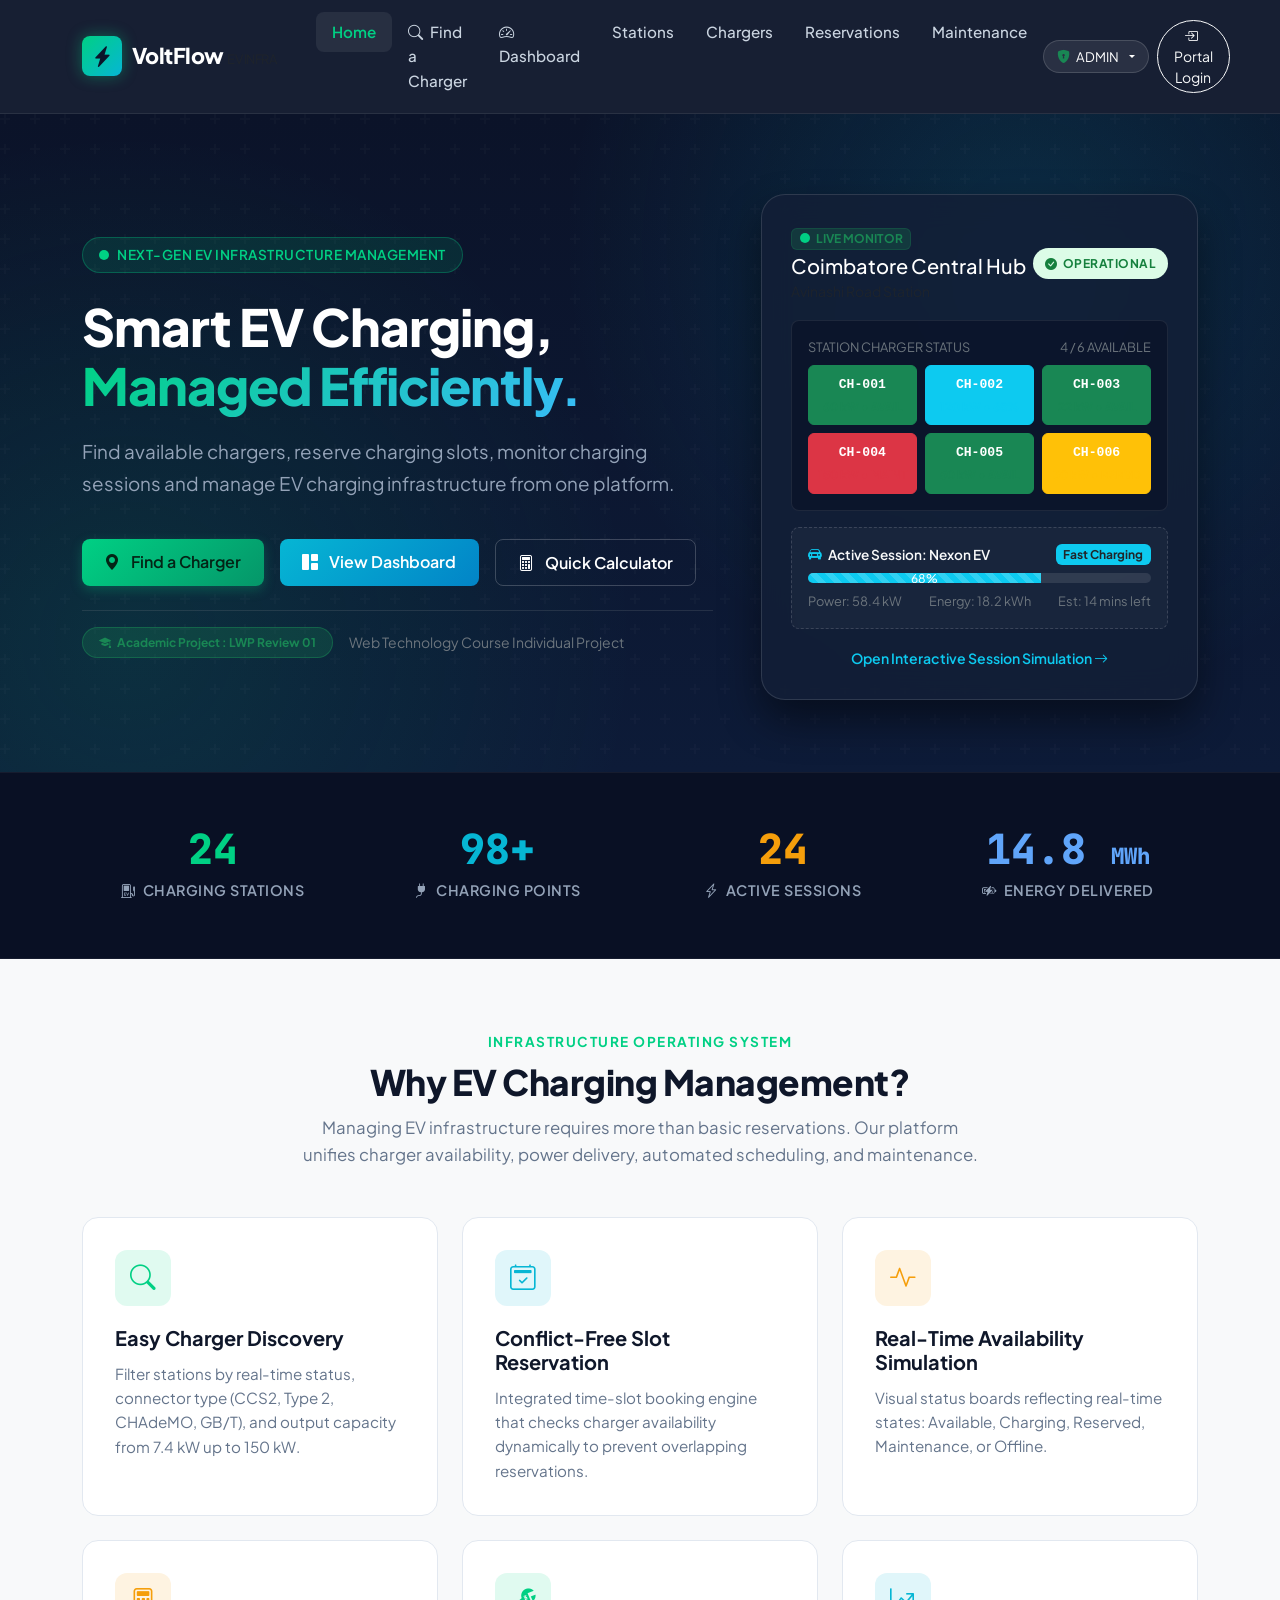
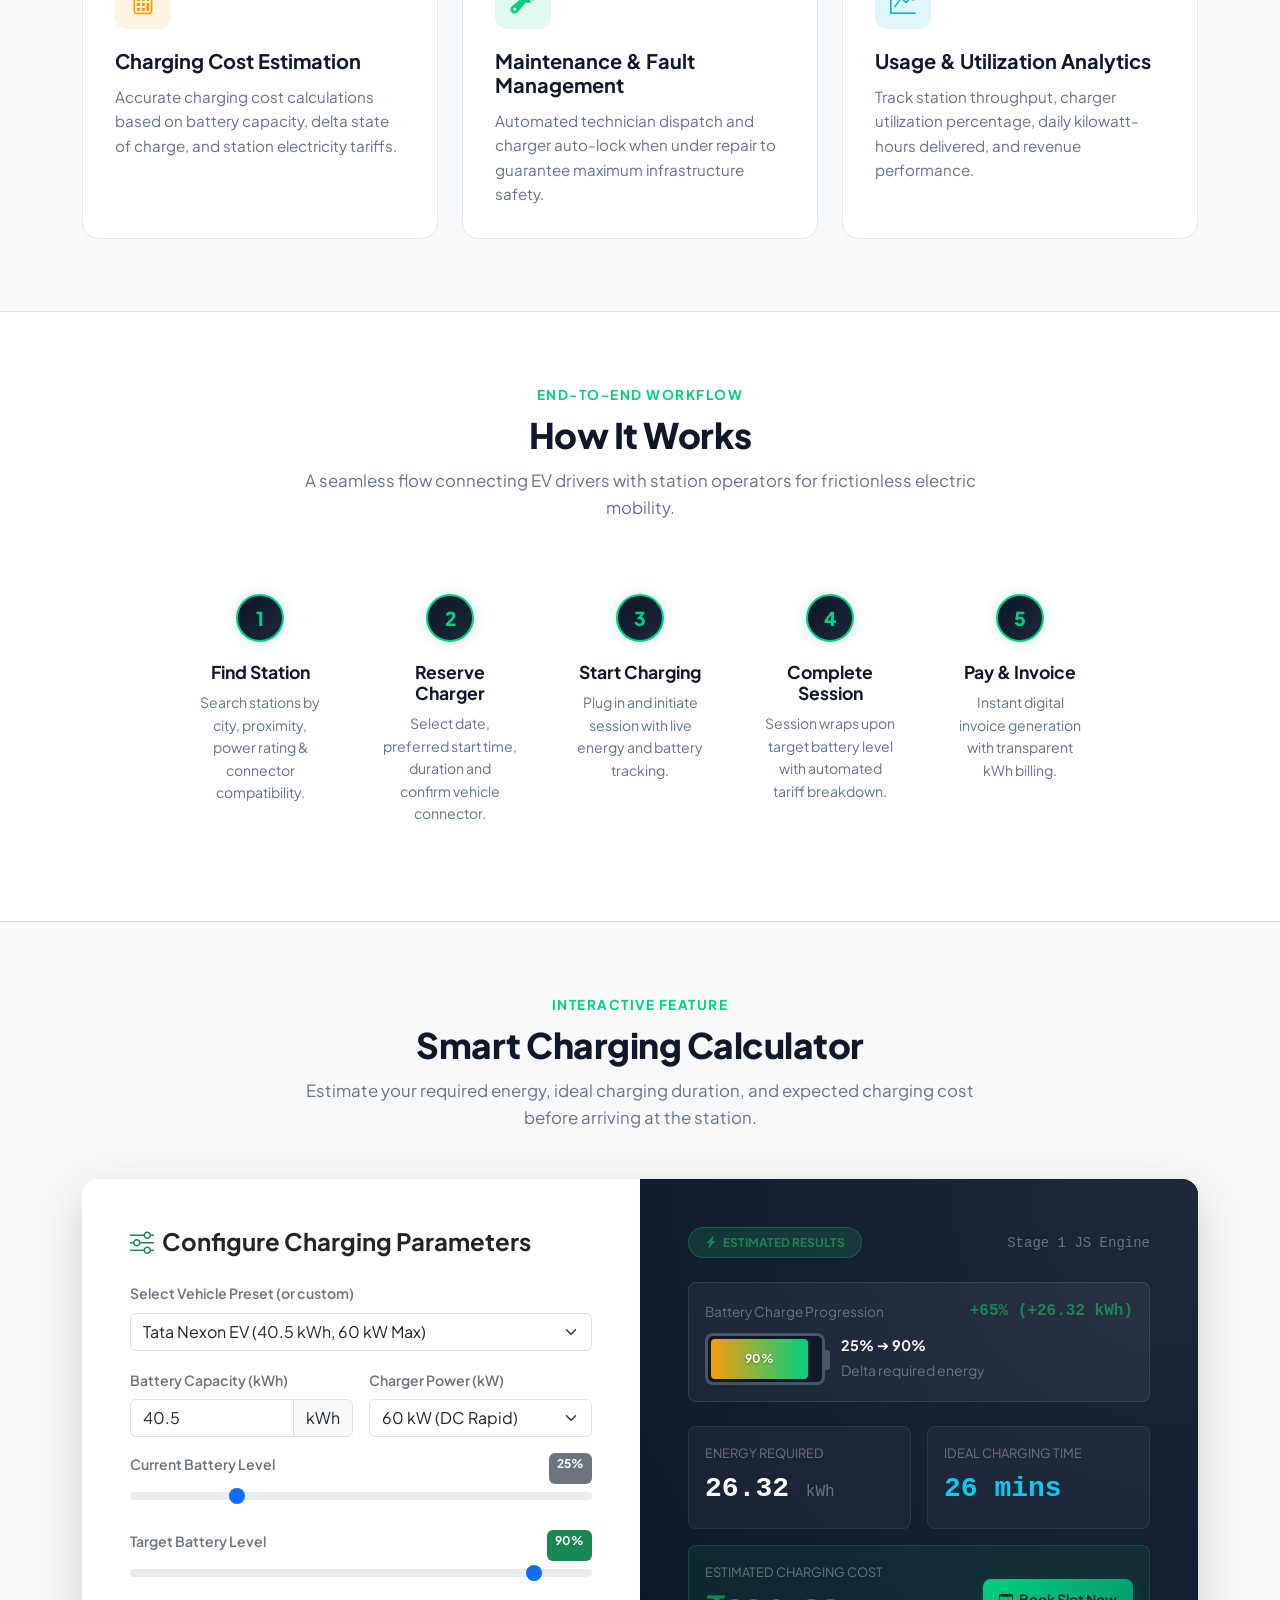
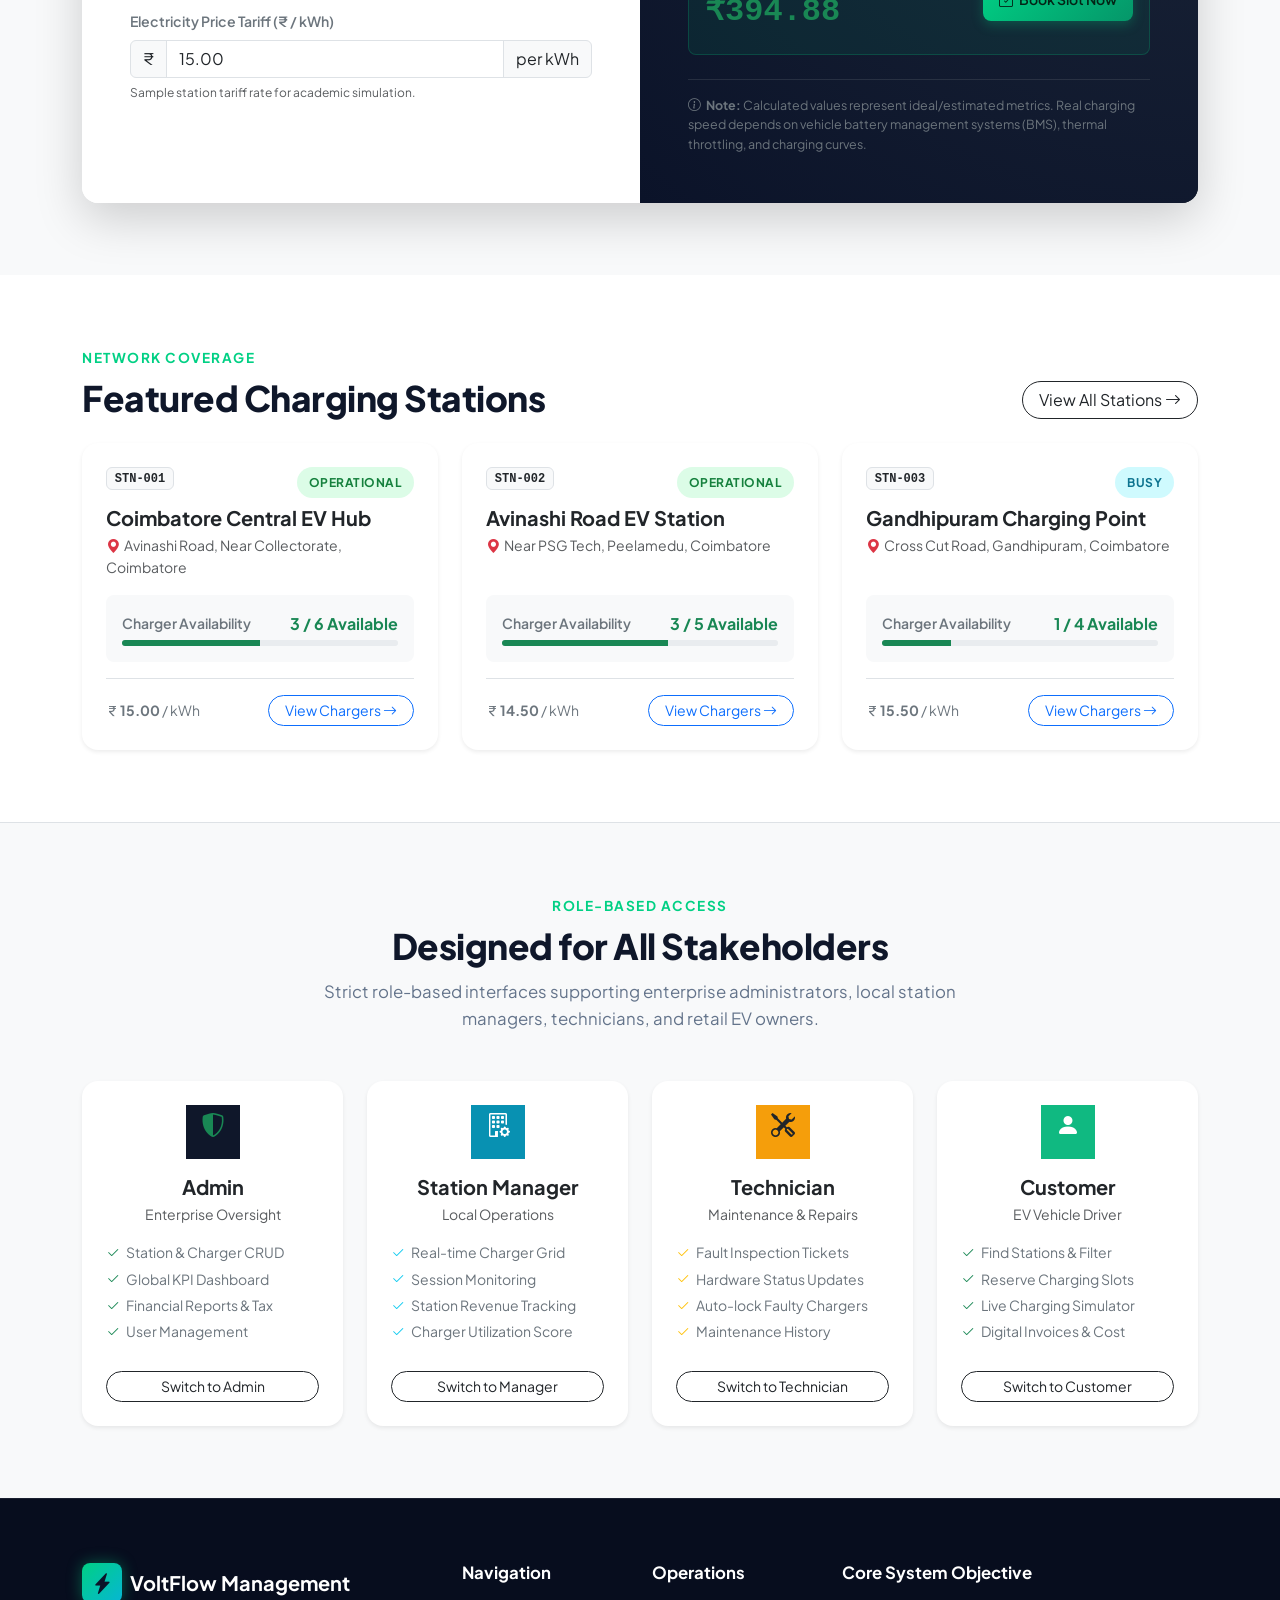
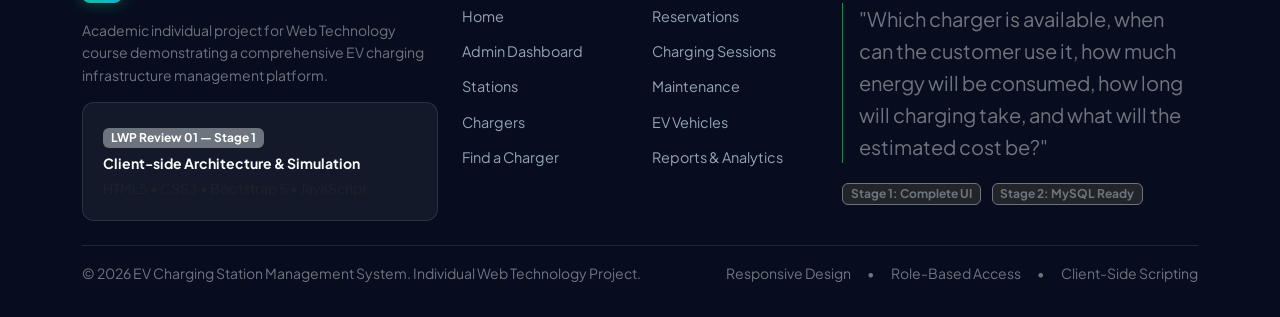
<file: index.html>
<!DOCTYPE html>
<html lang="en">
<head>
  <meta charset="UTF-8">
  <meta name="viewport" content="width=device-width, initial-scale=1.0">
  <title>EV Charging Station Management System | Smart EV Infrastructure</title>
  
  <!-- Bootstrap 5 CSS -->
  <link href="https://cdn.jsdelivr.net/npm/bootstrap@5.3.3/dist/css/bootstrap.min.css" rel="stylesheet">
  <!-- Bootstrap Icons -->
  <link rel="stylesheet" href="https://cdn.jsdelivr.net/npm/bootstrap-icons@1.11.3/font/bootstrap-icons.min.css">
  
  <!-- Custom Stylesheets -->
  <link rel="stylesheet" href="css/style.css">
  <link rel="stylesheet" href="css/responsive.css">
</head>
<body>

  <!-- Top Navigation Bar -->
  <nav class="navbar navbar-expand-lg ev-navbar sticky-top">
    <div class="container">
      <a class="navbar-brand" href="index.html">
        <span class="ev-brand-icon"><i class="bi bi-lightning-charge-fill"></i></span>
        <span>VoltFlow <small class="fw-normal text-muted" style="font-size:0.8rem;">EV INFRA</small></span>
      </a>

      <button class="navbar-toggler text-white border-secondary" type="button" data-bs-toggle="collapse" data-bs-target="#mainNavbar" aria-controls="mainNavbar" aria-expanded="false" aria-label="Toggle navigation">
        <i class="bi bi-list fs-2 text-white"></i>
      </button>

      <div class="collapse navbar-collapse" id="mainNavbar">
        <ul class="navbar-nav me-auto mb-2 mb-lg-0 ms-lg-4">
          <li class="nav-item">
            <a class="nav-link active" aria-current="page" href="index.html">Home</a>
          </li>
          <li class="nav-item">
            <a class="nav-link" href="pages/find-charger.html"><i class="bi bi-search me-1"></i> Find a Charger</a>
          </li>
          <li class="nav-item">
            <a class="nav-link" href="pages/dashboard.html"><i class="bi bi-speedometer2 me-1"></i> Dashboard</a>
          </li>
          <li class="nav-item">
            <a class="nav-link" href="pages/stations.html">Stations</a>
          </li>
          <li class="nav-item">
            <a class="nav-link" href="pages/chargers.html">Chargers</a>
          </li>
          <li class="nav-item">
            <a class="nav-link" href="pages/reservations.html">Reservations</a>
          </li>
          <li class="nav-item">
            <a class="nav-link" href="pages/maintenance.html">Maintenance</a>
          </li>
        </ul>

        <div class="d-flex align-items-center gap-2">
          <!-- Role Switcher for Academic Demo -->
          <div class="dropdown">
            <button class="btn role-badge-selector dropdown-toggle" type="button" data-bs-toggle="dropdown" aria-expanded="false">
              <i class="bi bi-shield-lock-fill text-success"></i>
              <span class="current-user-role-display">ADMIN</span>
            </button>
            <ul class="dropdown-menu dropdown-menu-dark dropdown-menu-end shadow">
              <li><h6 class="dropdown-header text-uppercase text-muted" style="font-size: 0.7rem;">Simulate Role (LWP Review)</h6></li>
              <li><button class="dropdown-item" onclick="switchUserRole('ADMIN')"><i class="bi bi-person-gear me-2"></i>Admin</button></li>
              <li><button class="dropdown-item" onclick="switchUserRole('STATION_MANAGER')"><i class="bi bi-building-gear me-2"></i>Station Manager</button></li>
              <li><button class="dropdown-item" onclick="switchUserRole('TECHNICIAN')"><i class="bi bi-tools me-2"></i>Technician</button></li>
              <li><button class="dropdown-item" onclick="switchUserRole('CUSTOMER')"><i class="bi bi-person-fill me-2"></i>Customer</button></li>
            </ul>
          </div>

          <a href="pages/login.html" class="btn btn-outline-light btn-sm px-3 rounded-pill">
            <i class="bi bi-box-arrow-in-right me-1"></i> Portal Login
          </a>
        </div>
      </div>
    </div>
  </nav>

  <!-- Hero Section -->
  <header class="ev-hero">
    <div class="container position-relative" style="z-index: 2;">
      <div class="row align-items-center g-5">
        <div class="col-lg-7">
          <div class="hero-tag">
            <span class="pulse-indicator"></span> Next-Gen EV Infrastructure Management
          </div>
          <h1 class="hero-title">
            Smart EV Charging, <br>
            <span class="gradient-text">Managed Efficiently.</span>
          </h1>
          <p class="hero-lead">
            Find available chargers, reserve charging slots, monitor charging sessions and manage EV charging infrastructure from one platform.
          </p>
          <div class="d-flex flex-wrap gap-3 pt-2">
            <a href="pages/find-charger.html" class="btn btn-ev-primary">
              <i class="bi bi-geo-alt-fill me-2"></i> Find a Charger
            </a>
            <a href="pages/dashboard.html" class="btn btn-ev-secondary">
              <i class="bi bi-grid-1x2-fill me-2"></i> View Dashboard
            </a>
            <a href="#calculatorSection" class="btn btn-ev-outline">
              <i class="bi bi-calculator me-2"></i> Quick Calculator
            </a>
          </div>

          <!-- Academic Review Badge -->
          <div class="mt-4 pt-3 border-top border-secondary border-opacity-25 d-flex align-items-center gap-3">
            <span class="badge bg-success bg-opacity-25 text-success border border-success border-opacity-50 px-3 py-2 rounded-pill">
              <i class="bi bi-mortarboard-fill me-1"></i> Academic Project : LWP Review 01
            </span>
            <small class="text-secondary">Web Technology Course Individual Project</small>
          </div>
        </div>

        <div class="col-lg-5">
          <!-- Hero Interactive Live Simulation Preview Card -->
          <div class="hero-simulation-card">
            <div class="d-flex justify-content-between align-items-center mb-3">
              <div>
                <span class="badge bg-success bg-opacity-25 text-success border border-success border-opacity-25 mb-1">
                  <span class="pulse-indicator me-1"></span> LIVE MONITOR
                </span>
                <h5 class="text-white mb-0">Coimbatore Central Hub</h5>
                <small class="text-muted">Avinashi Road Station</small>
              </div>
              <div class="text-end">
                <span class="badge-status available"><i class="bi bi-check-circle-fill"></i> OPERATIONAL</span>
              </div>
            </div>

            <!-- Mini Visual Charger Board Grid -->
            <div class="p-3 rounded-3 mb-3" style="background: rgba(11, 19, 41, 0.7); border: 1px solid rgba(255,255,255,0.08);">
              <div class="d-flex justify-content-between text-secondary mb-2" style="font-size: 0.8rem;">
                <span>STATION CHARGER STATUS</span>
                <span>4 / 6 AVAILABLE</span>
              </div>
              <div class="row g-2 text-center" style="font-size: 0.82rem;">
                <div class="col-4">
                  <div class="p-2 rounded bg-success bg-opacity-20 border border-success border-opacity-30 text-white">
                    <span class="fw-bold font-monospace d-block">CH-001</span>
                    <small class="text-success fw-bold">60 kW • AVAIL</small>
                  </div>
                </div>
                <div class="col-4">
                  <div class="p-2 rounded bg-info bg-opacity-20 border border-info border-opacity-30 text-white">
                    <span class="fw-bold font-monospace d-block">CH-002</span>
                    <small class="text-info fw-bold">120 kW • 68%</small>
                  </div>
                </div>
                <div class="col-4">
                  <div class="p-2 rounded bg-success bg-opacity-20 border border-success border-opacity-30 text-white">
                    <span class="fw-bold font-monospace d-block">CH-003</span>
                    <small class="text-success fw-bold">22 kW • AVAIL</small>
                  </div>
                </div>
                <div class="col-4">
                  <div class="p-2 rounded bg-danger bg-opacity-20 border border-danger border-opacity-30 text-white">
                    <span class="fw-bold font-monospace d-block">CH-004</span>
                    <small class="text-danger fw-bold">150 kW • MAINT</small>
                  </div>
                </div>
                <div class="col-4">
                  <div class="p-2 rounded bg-success bg-opacity-20 border border-success border-opacity-30 text-white">
                    <span class="fw-bold font-monospace d-block">CH-005</span>
                    <small class="text-success fw-bold">50 kW • AVAIL</small>
                  </div>
                </div>
                <div class="col-4">
                  <div class="p-2 rounded bg-warning bg-opacity-20 border border-warning border-opacity-30 text-white">
                    <span class="fw-bold font-monospace d-block">CH-006</span>
                    <small class="text-warning fw-bold">30 kW • RSRVD</small>
                  </div>
                </div>
              </div>
            </div>

            <!-- Active Session Teaser -->
            <div class="p-3 rounded-3" style="background: rgba(255,255,255,0.03); border: 1px dashed rgba(255,255,255,0.15);">
              <div class="d-flex justify-content-between align-items-center mb-2">
                <span class="text-light fw-semibold" style="font-size:0.85rem;">
                  <i class="bi bi-car-front-fill text-info me-1"></i> Active Session: Nexon EV
                </span>
                <span class="badge bg-info text-dark fw-bold">Fast Charging</span>
              </div>
              <div class="progress mb-2" style="height: 10px; background-color: rgba(255,255,255,0.1);">
                <div class="progress-bar progress-bar-striped progress-bar-animated bg-info" role="progressbar" style="width: 68%;">68%</div>
              </div>
              <div class="d-flex justify-content-between text-secondary" style="font-size:0.8rem;">
                <span>Power: 58.4 kW</span>
                <span>Energy: 18.2 kWh</span>
                <span>Est: 14 mins left</span>
              </div>
            </div>
            
            <div class="mt-3 text-center">
              <a href="pages/charging-session.html" class="text-decoration-none text-info fw-semibold" style="font-size:0.88rem;">
                Open Interactive Session Simulation <i class="bi bi-arrow-right"></i>
              </a>
            </div>
          </div>
        </div>
      </div>
    </div>
  </header>

  <!-- Platform Statistics Banner -->
  <section class="stats-banner">
    <div class="container">
      <div class="row g-4">
        <div class="col-6 col-md-3">
          <div class="stat-item">
            <div class="stat-value primary">24</div>
            <div class="stat-label"><i class="bi bi-ev-station me-1"></i> Charging Stations</div>
          </div>
        </div>
        <div class="col-6 col-md-3">
          <div class="stat-item">
            <div class="stat-value secondary">98+</div>
            <div class="stat-label"><i class="bi bi-plug-fill me-1"></i> Charging Points</div>
          </div>
        </div>
        <div class="col-6 col-md-3">
          <div class="stat-item">
            <div class="stat-value accent">24</div>
            <div class="stat-label"><i class="bi bi-lightning-charge me-1"></i> Active Sessions</div>
          </div>
        </div>
        <div class="col-6 col-md-3">
          <div class="stat-item">
            <div class="stat-value blue">14.8 <span style="font-size: 1.4rem;">MWh</span></div>
            <div class="stat-label"><i class="bi bi-battery-charging me-1"></i> Energy Delivered</div>
          </div>
        </div>
      </div>
    </div>
  </section>

  <!-- Section: Why EV Charging Management? -->
  <section class="ev-section bg-light">
    <div class="container">
      <div class="section-header">
        <div class="section-subtitle">Infrastructure Operating System</div>
        <h2 class="section-title">Why EV Charging Management?</h2>
        <p class="section-desc">
          Managing EV infrastructure requires more than basic reservations. Our platform unifies charger availability, power delivery, automated scheduling, and maintenance.
        </p>
      </div>

      <div class="row g-4">
        <div class="col-md-6 col-lg-4">
          <div class="feature-card">
            <div class="feature-icon-wrapper">
              <i class="bi bi-search"></i>
            </div>
            <h4>Easy Charger Discovery</h4>
            <p>Filter stations by real-time status, connector type (CCS2, Type 2, CHAdeMO, GB/T), and output capacity from 7.4 kW up to 150 kW.</p>
          </div>
        </div>

        <div class="col-md-6 col-lg-4">
          <div class="feature-card">
            <div class="feature-icon-wrapper blue">
              <i class="bi bi-calendar2-check"></i>
            </div>
            <h4>Conflict-Free Slot Reservation</h4>
            <p>Integrated time-slot booking engine that checks charger availability dynamically to prevent overlapping reservations.</p>
          </div>
        </div>

        <div class="col-md-6 col-lg-4">
          <div class="feature-card">
            <div class="feature-icon-wrapper amber">
              <i class="bi bi-activity"></i>
            </div>
            <h4>Real-Time Availability Simulation</h4>
            <p>Visual status boards reflecting real-time states: Available, Charging, Reserved, Maintenance, or Offline.</p>
          </div>
        </div>

        <div class="col-md-6 col-lg-4">
          <div class="feature-card">
            <div class="feature-icon-wrapper amber">
              <i class="bi bi-calculator"></i>
            </div>
            <h4>Charging Cost Estimation</h4>
            <p>Accurate charging cost calculations based on battery capacity, delta state of charge, and station electricity tariffs.</p>
          </div>
        </div>

        <div class="col-md-6 col-lg-4">
          <div class="feature-card">
            <div class="feature-icon-wrapper">
              <i class="bi bi-wrench-adjustable"></i>
            </div>
            <h4>Maintenance & Fault Management</h4>
            <p>Automated technician dispatch and charger auto-lock when under repair to guarantee maximum infrastructure safety.</p>
          </div>
        </div>

        <div class="col-md-6 col-lg-4">
          <div class="feature-card">
            <div class="feature-icon-wrapper blue">
              <i class="bi bi-graph-up-arrow"></i>
            </div>
            <h4>Usage & Utilization Analytics</h4>
            <p>Track station throughput, charger utilization percentage, daily kilowatt-hours delivered, and revenue performance.</p>
          </div>
        </div>
      </div>
    </div>
  </section>

  <!-- Section: How It Works Workflow -->
  <section class="ev-section bg-white border-top border-bottom">
    <div class="container">
      <div class="section-header">
        <div class="section-subtitle">End-to-End Workflow</div>
        <h2 class="section-title">How It Works</h2>
        <p class="section-desc">
          A seamless flow connecting EV drivers with station operators for frictionless electric mobility.
        </p>
      </div>

      <div class="row g-4 justify-content-center">
        <div class="col-md-4 col-lg-2">
          <div class="workflow-step">
            <div class="workflow-number">1</div>
            <h5>Find Station</h5>
            <p>Search stations by city, proximity, power rating & connector compatibility.</p>
          </div>
        </div>

        <div class="col-md-4 col-lg-2">
          <div class="workflow-step">
            <div class="workflow-number">2</div>
            <h5>Reserve Charger</h5>
            <p>Select date, preferred start time, duration and confirm vehicle connector.</p>
          </div>
        </div>

        <div class="col-md-4 col-lg-2">
          <div class="workflow-step">
            <div class="workflow-number">3</div>
            <h5>Start Charging</h5>
            <p>Plug in and initiate session with live energy and battery tracking.</p>
          </div>
        </div>

        <div class="col-md-4 col-lg-2">
          <div class="workflow-step">
            <div class="workflow-number">4</div>
            <h5>Complete Session</h5>
            <p>Session wraps upon target battery level with automated tariff breakdown.</p>
          </div>
        </div>

        <div class="col-md-4 col-lg-2">
          <div class="workflow-step">
            <div class="workflow-number">5</div>
            <h5>Pay & Invoice</h5>
            <p>Instant digital invoice generation with transparent kWh billing.</p>
          </div>
        </div>
      </div>
    </div>
  </section>

  <!-- Unique Feature Section: Smart Charging Calculator -->
  <section class="ev-section bg-light" id="calculatorSection">
    <div class="container">
      <div class="section-header">
        <div class="section-subtitle">Interactive Feature</div>
        <h2 class="section-title">Smart Charging Calculator</h2>
        <p class="section-desc">
          Estimate your required energy, ideal charging duration, and expected charging cost before arriving at the station.
        </p>
      </div>

      <div class="card shadow-lg border-0 rounded-4 overflow-hidden">
        <div class="row g-0">
          <div class="col-lg-6 p-4 p-md-5 bg-white">
            <h4 class="fw-bold mb-4 text-dark"><i class="bi bi-sliders text-success me-2"></i>Configure Charging Parameters</h4>
            
            <form id="homeCalcForm">
              <div class="mb-3">
                <label class="form-label fw-semibold text-secondary" style="font-size:0.88rem;">Select Vehicle Preset (or custom)</label>
                <select class="form-select" id="calcVehiclePreset">
                  <optgroup label="Luxury & High-Performance EV Brands">
                    <option value="taycan">Porsche Taycan 4S (93.4 kWh, 270 kW Max)</option>
                    <option value="eqs">Mercedes-Benz EQS 580 (107.8 kWh, 200 kW Max)</option>
                    <option value="ix">BMW iX xDrive50 (111.5 kWh, 195 kW Max)</option>
                    <option value="etron">Audi e-tron GT (93.4 kWh, 270 kW Max)</option>
                    <option value="tesla3">Tesla Model 3 Long Range (75.0 kWh, 250 kW Max)</option>
                    <option value="xc40">Volvo XC40 Recharge (78.0 kWh, 150 kW Max)</option>
                  </optgroup>
                  <optgroup label="Mainstream EV Brands">
                    <option value="nexon" selected>Tata Nexon EV (40.5 kWh, 60 kW Max)</option>
                    <option value="mgzs">MG ZS EV (50.3 kWh, 80 kW Max)</option>
                    <option value="ioniq5">Hyundai Ioniq 5 (72.6 kWh, 150 kW Max)</option>
                    <option value="tiago">Tata Tiago EV (24.0 kWh, 25 kW Max)</option>
                    <option value="byd">BYD Atto 3 (60.48 kWh, 80 kW Max)</option>
                  </optgroup>
                  <option value="custom">-- Custom EV Parameters --</option>
                </select>
              </div>

              <div class="row g-3 mb-3">
                <div class="col-md-6">
                  <label class="form-label fw-semibold text-secondary" style="font-size:0.88rem;">Battery Capacity (kWh)</label>
                  <div class="input-group">
                    <input type="number" step="0.1" class="form-control" id="calcBatteryCap" value="40.5" min="5" max="150">
                    <span class="input-group-text bg-light">kWh</span>
                  </div>
                </div>
                <div class="col-md-6">
                  <label class="form-label fw-semibold text-secondary" style="font-size:0.88rem;">Charger Power (kW)</label>
                  <select class="form-select" id="calcPower">
                    <option value="7.4">7.4 kW (Slow AC)</option>
                    <option value="22">22 kW (Fast AC)</option>
                    <option value="30">30 kW (DC Fast)</option>
                    <option value="60" selected>60 kW (DC Rapid)</option>
                    <option value="120">120 kW (DC Ultra)</option>
                    <option value="150">150 kW (DC Hyper)</option>
                  </select>
                </div>
              </div>

              <div class="mb-3">
                <div class="d-flex justify-content-between">
                  <label class="form-label fw-semibold text-secondary" style="font-size:0.88rem;">Current Battery Level</label>
                  <span class="badge bg-secondary" id="calcCurrentDisplay">25%</span>
                </div>
                <input type="range" class="form-range" id="calcCurrentPct" min="5" max="95" value="25">
              </div>

              <div class="mb-3">
                <div class="d-flex justify-content-between">
                  <label class="form-label fw-semibold text-secondary" style="font-size:0.88rem;">Target Battery Level</label>
                  <span class="badge bg-success" id="calcTargetDisplay">90%</span>
                </div>
                <input type="range" class="form-range" id="calcTargetPct" min="10" max="100" value="90">
              </div>

              <div class="mb-3">
                <label class="form-label fw-semibold text-secondary" style="font-size:0.88rem;">Electricity Price Tariff (₹ / kWh)</label>
                <div class="input-group">
                  <span class="input-group-text bg-light">₹</span>
                  <input type="number" step="0.5" class="form-control" id="calcPrice" value="15.00" min="5" max="50">
                  <span class="input-group-text bg-light">per kWh</span>
                </div>
                <small class="text-muted" style="font-size:0.75rem;">Sample station tariff rate for academic simulation.</small>
              </div>
            </form>
          </div>

          <div class="col-lg-6 p-4 p-md-5 bg-dark text-white d-flex flex-column justify-content-between" style="background: radial-gradient(circle at 100% 0%, #1e293b 0%, #0b1329 100%);">
            <div>
              <div class="d-flex justify-content-between align-items-center mb-4">
                <span class="badge bg-success bg-opacity-25 text-success border border-success border-opacity-50 px-3 py-2 rounded-pill">
                  <i class="bi bi-lightning-charge-fill me-1"></i> ESTIMATED RESULTS
                </span>
                <small class="text-secondary font-monospace">Stage 1 JS Engine</small>
              </div>

              <!-- Visual Battery Graphic Display -->
              <div class="mb-4 p-3 rounded-3" style="background: rgba(255,255,255,0.05); border: 1px solid rgba(255,255,255,0.1);">
                <div class="d-flex justify-content-between align-items-center mb-2">
                  <span class="text-secondary" style="font-size: 0.85rem;">Battery Charge Progression</span>
                  <span class="fw-bold font-monospace text-success" id="calcDeltaDisplay">+65% (+26.3 kWh)</span>
                </div>
                <div class="d-flex align-items-center gap-3">
                  <div class="battery-frame dark">
                    <div class="battery-fill" id="calcBatteryFill" style="width: 65%;">65%</div>
                  </div>
                  <div>
                    <div class="fw-bold text-light" style="font-size: 0.9rem;" id="calcRangeSummary">25% ➔ 90%</div>
                    <small class="text-secondary">Delta required energy</small>
                  </div>
                </div>
              </div>

              <!-- Output Metrics Grid -->
              <div class="row g-3">
                <div class="col-sm-6">
                  <div class="p-3 rounded-3" style="background: rgba(255,255,255,0.04); border: 1px solid rgba(255,255,255,0.08);">
                    <div class="text-secondary" style="font-size:0.8rem; text-transform: uppercase;">Energy Required</div>
                    <div class="fs-3 fw-bold text-white font-monospace mt-1" id="calcResEnergy">26.33 <span class="fs-6 fw-normal text-secondary">kWh</span></div>
                  </div>
                </div>
                <div class="col-sm-6">
                  <div class="p-3 rounded-3" style="background: rgba(255,255,255,0.04); border: 1px solid rgba(255,255,255,0.08);">
                    <div class="text-secondary" style="font-size:0.8rem; text-transform: uppercase;">Ideal Charging Time</div>
                    <div class="fs-3 fw-bold text-info font-monospace mt-1" id="calcResTime">26 <span class="fs-6 fw-normal text-secondary">mins</span></div>
                  </div>
                </div>
                <div class="col-12">
                  <div class="p-3 rounded-3" style="background: rgba(0, 208, 132, 0.08); border: 1px solid rgba(0, 208, 132, 0.2);">
                    <div class="d-flex justify-content-between align-items-center">
                      <div>
                        <div class="text-secondary" style="font-size:0.8rem; text-transform: uppercase;">Estimated Charging Cost</div>
                        <div class="fs-2 fw-bold text-success font-monospace mt-1" id="calcResCost">₹394.95</div>
                      </div>
                      <a href="pages/reservations.html" class="btn btn-ev-primary btn-sm px-3">
                        <i class="bi bi-calendar-check me-1"></i> Book Slot Now
                      </a>
                    </div>
                  </div>
                </div>
              </div>
            </div>

            <div class="mt-4 pt-3 border-top border-secondary border-opacity-25">
              <small class="text-secondary d-block" style="font-size: 0.78rem;">
                <i class="bi bi-info-circle me-1"></i>
                <strong>Note:</strong> Calculated values represent ideal/estimated metrics. Real charging speed depends on vehicle battery management systems (BMS), thermal throttling, and charging curves.
              </small>
            </div>
          </div>
        </div>
      </div>
    </div>
  </section>

  <!-- Featured Stations Preview -->
  <section class="ev-section bg-white">
    <div class="container">
      <div class="d-flex justify-content-between align-items-end mb-4">
        <div>
          <div class="section-subtitle">Network Coverage</div>
          <h2 class="section-title mb-0">Featured Charging Stations</h2>
        </div>
        <a href="pages/stations.html" class="btn btn-outline-dark rounded-pill px-3">
          View All Stations <i class="bi bi-arrow-right"></i>
        </a>
      </div>

      <div class="row g-4" id="homeFeaturedStations">
        <!-- Rendered dynamically via JavaScript -->
      </div>
    </div>
  </section>

  <!-- User Roles Showcase Section -->
  <section class="ev-section bg-light border-top">
    <div class="container">
      <div class="section-header">
        <div class="section-subtitle">Role-Based Access</div>
        <h2 class="section-title">Designed for All Stakeholders</h2>
        <p class="section-desc">
          Strict role-based interfaces supporting enterprise administrators, local station managers, technicians, and retail EV owners.
        </p>
      </div>

      <div class="row g-4">
        <div class="col-md-6 col-lg-3">
          <div class="card h-100 border-0 shadow-sm rounded-4 p-4 text-center">
            <div class="user-avatar mx-auto mb-3" style="width: 54px; height: 54px; font-size: 1.5rem; background: #0f172a;">
              <i class="bi bi-shield-shaded text-success"></i>
            </div>
            <h5 class="fw-bold mb-1">Admin</h5>
            <p class="text-muted small mb-3">Enterprise Oversight</p>
            <ul class="list-unstyled text-start small text-secondary mb-4 flex-grow-1">
              <li class="mb-1"><i class="bi bi-check2 text-success me-1"></i> Station & Charger CRUD</li>
              <li class="mb-1"><i class="bi bi-check2 text-success me-1"></i> Global KPI Dashboard</li>
              <li class="mb-1"><i class="bi bi-check2 text-success me-1"></i> Financial Reports & Tax</li>
              <li class="mb-1"><i class="bi bi-check2 text-success me-1"></i> User Management</li>
            </ul>
            <button class="btn btn-outline-dark btn-sm rounded-pill w-100" onclick="switchUserRole('ADMIN')">Switch to Admin</button>
          </div>
        </div>

        <div class="col-md-6 col-lg-3">
          <div class="card h-100 border-0 shadow-sm rounded-4 p-4 text-center">
            <div class="user-avatar mx-auto mb-3" style="width: 54px; height: 54px; font-size: 1.5rem; background: #0891b2;">
              <i class="bi bi-building-gear text-white"></i>
            </div>
            <h5 class="fw-bold mb-1">Station Manager</h5>
            <p class="text-muted small mb-3">Local Operations</p>
            <ul class="list-unstyled text-start small text-secondary mb-4 flex-grow-1">
              <li class="mb-1"><i class="bi bi-check2 text-info me-1"></i> Real-time Charger Grid</li>
              <li class="mb-1"><i class="bi bi-check2 text-info me-1"></i> Session Monitoring</li>
              <li class="mb-1"><i class="bi bi-check2 text-info me-1"></i> Station Revenue Tracking</li>
              <li class="mb-1"><i class="bi bi-check2 text-info me-1"></i> Charger Utilization Score</li>
            </ul>
            <button class="btn btn-outline-dark btn-sm rounded-pill w-100" onclick="switchUserRole('STATION_MANAGER')">Switch to Manager</button>
          </div>
        </div>

        <div class="col-md-6 col-lg-3">
          <div class="card h-100 border-0 shadow-sm rounded-4 p-4 text-center">
            <div class="user-avatar mx-auto mb-3" style="width: 54px; height: 54px; font-size: 1.5rem; background: #f59e0b;">
              <i class="bi bi-tools text-dark"></i>
            </div>
            <h5 class="fw-bold mb-1">Technician</h5>
            <p class="text-muted small mb-3">Maintenance & Repairs</p>
            <ul class="list-unstyled text-start small text-secondary mb-4 flex-grow-1">
              <li class="mb-1"><i class="bi bi-check2 text-warning me-1"></i> Fault Inspection Tickets</li>
              <li class="mb-1"><i class="bi bi-check2 text-warning me-1"></i> Hardware Status Updates</li>
              <li class="mb-1"><i class="bi bi-check2 text-warning me-1"></i> Auto-lock Faulty Chargers</li>
              <li class="mb-1"><i class="bi bi-check2 text-warning me-1"></i> Maintenance History</li>
            </ul>
            <button class="btn btn-outline-dark btn-sm rounded-pill w-100" onclick="switchUserRole('TECHNICIAN')">Switch to Technician</button>
          </div>
        </div>

        <div class="col-md-6 col-lg-3">
          <div class="card h-100 border-0 shadow-sm rounded-4 p-4 text-center">
            <div class="user-avatar mx-auto mb-3" style="width: 54px; height: 54px; font-size: 1.5rem; background: #10b981;">
              <i class="bi bi-person-fill text-white"></i>
            </div>
            <h5 class="fw-bold mb-1">Customer</h5>
            <p class="text-muted small mb-3">EV Vehicle Driver</p>
            <ul class="list-unstyled text-start small text-secondary mb-4 flex-grow-1">
              <li class="mb-1"><i class="bi bi-check2 text-success me-1"></i> Find Stations & Filter</li>
              <li class="mb-1"><i class="bi bi-check2 text-success me-1"></i> Reserve Charging Slots</li>
              <li class="mb-1"><i class="bi bi-check2 text-success me-1"></i> Live Charging Simulator</li>
              <li class="mb-1"><i class="bi bi-check2 text-success me-1"></i> Digital Invoices & Cost</li>
            </ul>
            <button class="btn btn-outline-dark btn-sm rounded-pill w-100" onclick="switchUserRole('CUSTOMER')">Switch to Customer</button>
          </div>
        </div>
      </div>
    </div>
  </section>

  <!-- Footer -->
  <footer class="ev-footer">
    <div class="container">
      <div class="row g-4 mb-4">
        <div class="col-lg-4">
          <div class="d-flex align-items-center gap-2 mb-3">
            <span class="ev-brand-icon"><i class="bi bi-lightning-charge-fill"></i></span>
            <span class="text-white fw-bold fs-5">VoltFlow Management</span>
          </div>
          <p class="text-secondary small">
            Academic individual project for Web Technology course demonstrating a comprehensive EV charging infrastructure management platform.
          </p>
          <div class="footer-academic-badge mt-3">
            <span class="badge bg-secondary mb-1">LWP Review 01 — Stage 1</span>
            <div class="text-light small fw-bold">Client-side Architecture & Simulation</div>
            <small class="text-muted">HTML5 • CSS3 • Bootstrap 5 • JavaScript</small>
          </div>
        </div>

        <div class="col-6 col-lg-2">
          <h5>Navigation</h5>
          <ul class="footer-links">
            <li><a href="index.html">Home</a></li>
            <li><a href="pages/dashboard.html">Admin Dashboard</a></li>
            <li><a href="pages/stations.html">Stations</a></li>
            <li><a href="pages/chargers.html">Chargers</a></li>
            <li><a href="pages/find-charger.html">Find a Charger</a></li>
          </ul>
        </div>

        <div class="col-6 col-lg-2">
          <h5>Operations</h5>
          <ul class="footer-links">
            <li><a href="pages/reservations.html">Reservations</a></li>
            <li><a href="pages/charging-session.html">Charging Sessions</a></li>
            <li><a href="pages/maintenance.html">Maintenance</a></li>
            <li><a href="pages/vehicles.html">EV Vehicles</a></li>
            <li><a href="pages/reports.html">Reports & Analytics</a></li>
          </ul>
        </div>

        <div class="col-lg-4">
          <h5>Core System Objective</h5>
          <blockquote class="blockquote small text-secondary border-start border-success ps-3">
            "Which charger is available, when can the customer use it, how much energy will be consumed, how long will charging take, and what will the estimated cost be?"
          </blockquote>
          <div class="mt-3">
            <span class="badge bg-dark border border-secondary text-secondary me-2">Stage 1: Complete UI</span>
            <span class="badge bg-dark border border-secondary text-secondary">Stage 2: MySQL Ready</span>
          </div>
        </div>
      </div>

      <div class="border-top border-secondary border-opacity-25 pt-3 d-flex flex-wrap justify-content-between align-items-center text-secondary small">
        <div>
          © 2026 EV Charging Station Management System. Individual Web Technology Project.
        </div>
        <div class="d-flex gap-3">
          <span>Responsive Design</span>
          <span>•</span>
          <span>Role-Based Access</span>
          <span>•</span>
          <span>Client-Side Scripting</span>
        </div>
      </div>
    </div>
  </footer>

  <!-- Bootstrap JS Bundle -->
  <script src="https://cdn.jsdelivr.net/npm/bootstrap@5.3.3/dist/js/bootstrap.bundle.min.js"></script>
  <!-- Core App State JS -->
  <script src="js/app.js"></script>
  
  <!-- Inline Page Script for Home -->
  <script>
    function switchUserRole(role) {
      evApp.setCurrentUser(role);
      showToast('Role Switched', `Active user simulated as: ${role}`, 'success');
      setTimeout(() => window.location.reload(), 400);
    }

    // Featured Stations Dynamic Render
    document.addEventListener('DOMContentLoaded', () => {
      const container = document.getElementById('homeFeaturedStations');
      const stations = evApp.getStations().slice(0, 3);
      const chargers = evApp.getChargers();

      let html = '';
      stations.forEach(stn => {
        const stationChargers = chargers.filter(c => c.stationId === stn.id);
        const availCount = stationChargers.filter(c => c.status === 'Available').length;
        const total = stationChargers.length;

        html += `
          <div class="col-md-6 col-lg-4">
            <div class="card h-100 shadow-sm border-0 rounded-4 overflow-hidden">
              <div class="card-body p-4 d-flex flex-column">
                <div class="d-flex justify-content-between align-items-start mb-2">
                  <span class="badge bg-light text-dark border font-monospace">${stn.id}</span>
                  <span class="badge-status ${stn.status.toLowerCase().includes('oper') ? 'available' : 'charging'}">
                    ${stn.status}
                  </span>
                </div>
                <h5 class="fw-bold mb-1">${stn.name}</h5>
                <p class="text-muted small mb-3"><i class="bi bi-geo-alt-fill text-danger me-1"></i>${stn.address}, ${stn.city}</p>
                
                <div class="p-3 bg-light rounded-3 mb-3 mt-auto">
                  <div class="d-flex justify-content-between align-items-center mb-1">
                    <span class="small text-secondary fw-semibold">Charger Availability</span>
                    <span class="fw-bold ${availCount > 0 ? 'text-success' : 'text-danger'}">${availCount} / ${total} Available</span>
                  </div>
                  <div class="progress" style="height: 6px;">
                    <div class="progress-bar bg-success" style="width: ${total > 0 ? (availCount/total)*100 : 0}%;"></div>
                  </div>
                </div>

                <div class="d-flex justify-content-between align-items-center border-top pt-3">
                  <span class="small text-secondary"><i class="bi bi-currency-rupee"></i><strong>${stn.pricingRate.toFixed(2)}</strong> / kWh</span>
                  <a href="pages/station-details.html?id=${stn.id}" class="btn btn-sm btn-outline-primary rounded-pill px-3">
                    View Chargers <i class="bi bi-arrow-right"></i>
                  </a>
                </div>
              </div>
            </div>
          </div>
        `;
      });
      if (container) container.innerHTML = html;

      // Smart Calculator Interactions
      const presetSelect = document.getElementById('calcVehiclePreset');
      const batteryCapInput = document.getElementById('calcBatteryCap');
      const powerSelect = document.getElementById('calcPower');
      const currentSlider = document.getElementById('calcCurrentPct');
      const targetSlider = document.getElementById('calcTargetPct');
      const priceInput = document.getElementById('calcPrice');

      const currentDisplay = document.getElementById('calcCurrentDisplay');
      const targetDisplay = document.getElementById('calcTargetDisplay');
      const deltaDisplay = document.getElementById('calcDeltaDisplay');
      const batteryFill = document.getElementById('calcBatteryFill');
      const rangeSummary = document.getElementById('calcRangeSummary');
      const resEnergy = document.getElementById('calcResEnergy');
      const resTime = document.getElementById('calcResTime');
      const resCost = document.getElementById('calcResCost');

      const presets = {
        taycan: { cap: 93.4, power: 150 },
        eqs: { cap: 107.8, power: 150 },
        ix: { cap: 111.5, power: 150 },
        etron: { cap: 93.4, power: 150 },
        tesla3: { cap: 75.0, power: 150 },
        xc40: { cap: 78.0, power: 120 },
        nexon: { cap: 40.5, power: 60 },
        mgzs: { cap: 50.3, power: 60 },
        ioniq5: { cap: 72.6, power: 150 },
        tiago: { cap: 24.0, power: 22 },
        byd: { cap: 60.48, power: 60 }
      };

      if (presetSelect) {
        presetSelect.addEventListener('change', (e) => {
          const val = e.target.value;
          if (presets[val]) {
            batteryCapInput.value = presets[val].cap;
            powerSelect.value = presets[val].power;
            recalculate();
          }
        });
      }

      function recalculate() {
        let cur = parseInt(currentSlider.value);
        let tgt = parseInt(targetSlider.value);
        if (cur >= tgt) {
          tgt = Math.min(100, cur + 1);
          targetSlider.value = tgt;
        }

        currentDisplay.textContent = cur + '%';
        targetDisplay.textContent = tgt + '%';

        const cap = parseFloat(batteryCapInput.value) || 40;
        const pwr = parseFloat(powerSelect.value) || 60;
        const prc = parseFloat(priceInput.value) || 15;

        const metrics = evApp.calculateChargingMetrics(cap, cur, tgt, pwr, prc);

        const delta = tgt - cur;
        deltaDisplay.textContent = `+${delta}% (+${metrics.energyRequired} kWh)`;
        rangeSummary.textContent = `${cur}% ➔ ${tgt}%`;

        batteryFill.style.width = tgt + '%';
        batteryFill.textContent = tgt + '%';

        resEnergy.innerHTML = `${metrics.energyRequired} <span class="fs-6 fw-normal text-secondary">kWh</span>`;
        resTime.innerHTML = `${metrics.durationFormatted}`;
        resCost.textContent = `₹${metrics.estimatedCost.toFixed(2)}`;
      }

      [batteryCapInput, powerSelect, currentSlider, targetSlider, priceInput].forEach(el => {
        if (el) el.addEventListener('input', recalculate);
      });

      // Initial calc run
      recalculate();
    });
  </script>
</body>
</html>
</file>
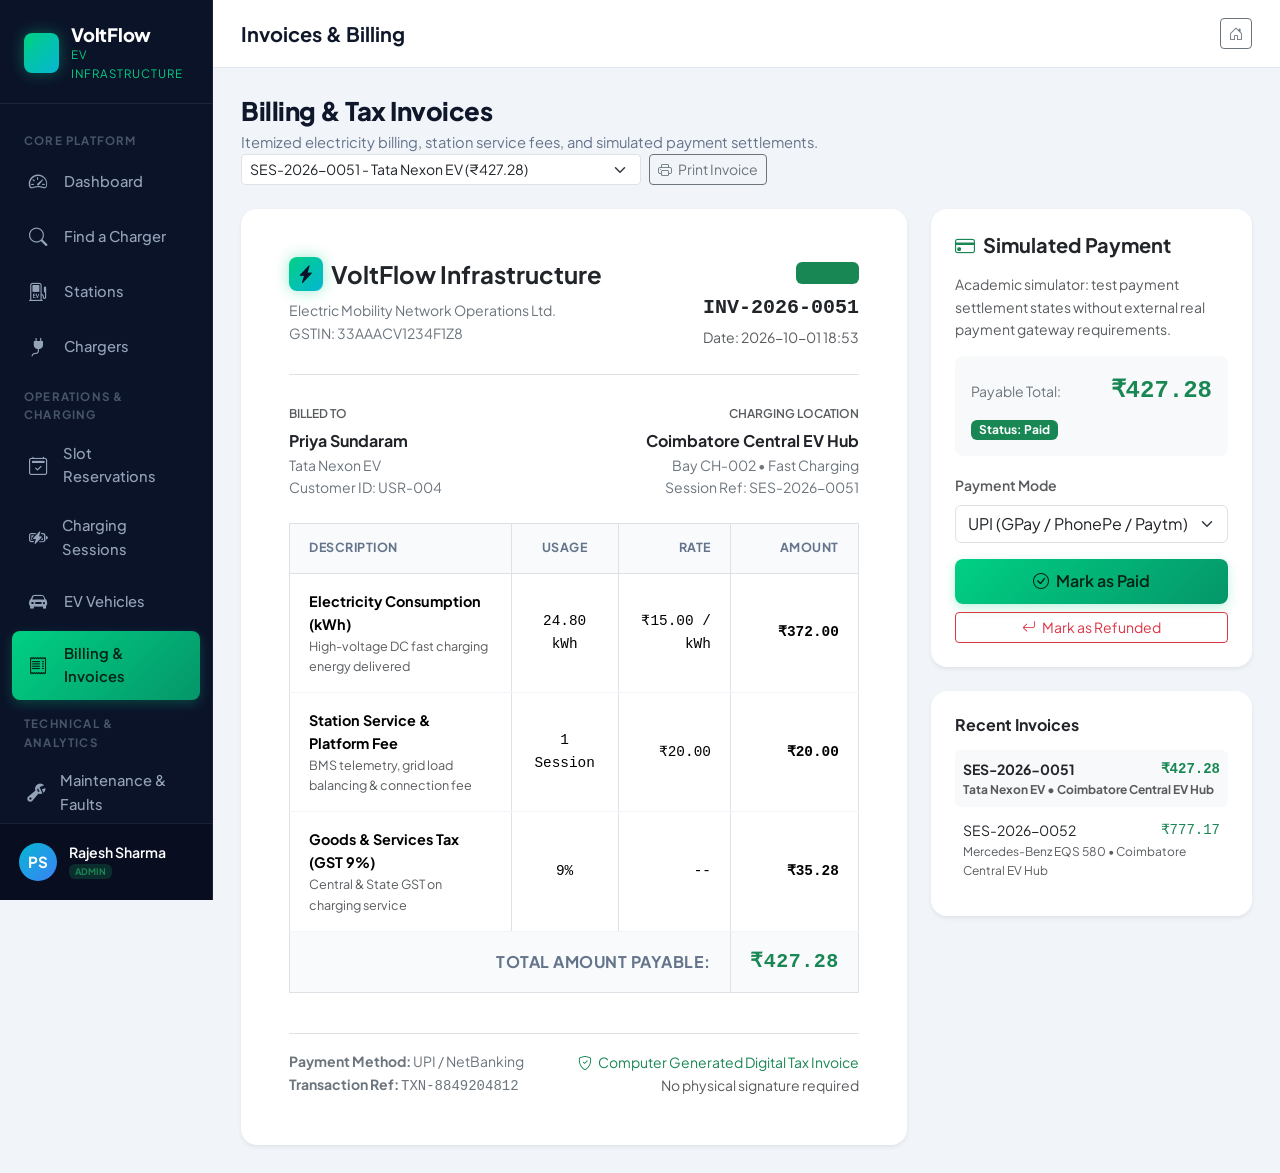
<file: pages/billing.html>
<!DOCTYPE html>
<html lang="en">
<head>
  <meta charset="UTF-8">
  <meta name="viewport" content="width=device-width, initial-scale=1.0">
  <title>Billing & Invoices | EV Charging Station Management System</title>
  
  <!-- Bootstrap 5 CSS -->
  <link href="https://cdn.jsdelivr.net/npm/bootstrap@5.3.3/dist/css/bootstrap.min.css" rel="stylesheet">
  <!-- Bootstrap Icons -->
  <link rel="stylesheet" href="https://cdn.jsdelivr.net/npm/bootstrap-icons@1.11.3/font/bootstrap-icons.min.css">
  
  <!-- Custom Stylesheets -->
  <link rel="stylesheet" href="../css/style.css">
  <link rel="stylesheet" href="../css/dashboard.css">
  <link rel="stylesheet" href="../css/responsive.css">

  <style>
    @media print {
      body * {
        visibility: hidden;
      }
      #printableInvoice, #printableInvoice * {
        visibility: visible;
      }
      #printableInvoice {
        position: absolute;
        left: 0;
        top: 0;
        width: 100%;
        margin: 0;
        padding: 20px;
        box-shadow: none !important;
        border: none !important;
      }
      .no-print {
        display: none !important;
      }
    }
  </style>
</head>
<body>

  <div class="app-wrapper">
    <!-- Sidebar -->
    <aside class="app-sidebar no-print">
      <div class="sidebar-brand">
        <span class="ev-brand-icon"><i class="bi bi-lightning-charge-fill"></i></span>
        <div>
          <h4>VoltFlow</h4>
          <span>EV Infrastructure</span>
        </div>
      </div>

      <ul class="sidebar-menu">
        <li class="sidebar-category">Core Platform</li>
        <li><a href="dashboard.html" class="sidebar-link"><i class="bi bi-speedometer2"></i><span>Dashboard</span></a></li>
        <li><a href="find-charger.html" class="sidebar-link"><i class="bi bi-search"></i><span>Find a Charger</span></a></li>
        <li><a href="stations.html" class="sidebar-link"><i class="bi bi-ev-station"></i><span>Stations</span></a></li>
        <li><a href="chargers.html" class="sidebar-link"><i class="bi bi-plug-fill"></i><span>Chargers</span></a></li>
        <li class="sidebar-category">Operations & Charging</li>
        <li><a href="reservations.html" class="sidebar-link"><i class="bi bi-calendar2-check"></i><span>Slot Reservations</span></a></li>
        <li><a href="charging-session.html" class="sidebar-link"><i class="bi bi-battery-charging"></i><span>Charging Sessions</span></a></li>
        <li><a href="vehicles.html" class="sidebar-link"><i class="bi bi-car-front-fill"></i><span>EV Vehicles</span></a></li>
        <li><a href="billing.html" class="sidebar-link active"><i class="bi bi-receipt"></i><span>Billing & Invoices</span></a></li>
        <li class="sidebar-category">Technical & Analytics</li>
        <li><a href="maintenance.html" class="sidebar-link"><i class="bi bi-wrench-adjustable"></i><span>Maintenance & Faults</span></a></li>
        <li><a href="reports.html" class="sidebar-link"><i class="bi bi-bar-chart-line"></i><span>Analytics & Reports</span></a></li>
      </ul>

      <div class="sidebar-footer">
        <div class="user-profile-badge">
          <div class="user-avatar">PS</div>
          <div class="user-info">
            <h6 class="current-user-name-display">Priya Sundaram</h6>
            <p><span class="badge bg-success bg-opacity-25 text-success current-user-role-display">CUSTOMER</span></p>
          </div>
        </div>
      </div>
    </aside>

    <!-- Main Content -->
    <main class="app-main">
      <header class="app-header no-print">
        <div class="d-flex align-items-center gap-3">
          <button class="btn btn-sm btn-light d-lg-none" id="sidebarToggleBtn"><i class="bi bi-list fs-5"></i></button>
          <h5 class="mb-0 fw-bold d-none d-sm-block">Invoices & Billing</h5>
        </div>
        <div class="header-actions">
          <a href="../index.html" class="btn btn-outline-secondary btn-sm"><i class="bi bi-house-door"></i></a>
        </div>
      </header>

      <div class="app-content">
        <!-- Title & Switcher -->
        <div class="d-flex flex-wrap justify-content-between align-items-center page-title-box no-print">
          <div>
            <h3>Billing & Tax Invoices</h3>
            <p>Itemized electricity billing, station service fees, and simulated payment settlements.</p>
          </div>
          <div class="d-flex gap-2">
            <select class="form-select form-select-sm" id="invoiceSelectPicker" style="width: auto;">
              <!-- Populated via JS -->
            </select>
            <button class="btn btn-outline-secondary btn-sm" onclick="window.print()">
              <i class="bi bi-printer me-1"></i> Print Invoice
            </button>
          </div>
        </div>

        <div class="row g-4">
          <!-- Active Invoice Display Card -->
          <div class="col-lg-8">
            <div class="card border-0 shadow-sm rounded-4 p-4 p-md-5 bg-white" id="printableInvoice">
              <!-- Invoice Header -->
              <div class="d-flex justify-content-between align-items-start border-bottom pb-4 mb-4">
                <div>
                  <div class="d-flex align-items-center gap-2 mb-2">
                    <span class="ev-brand-icon" style="width:34px; height:34px; font-size:1.1rem;"><i class="bi bi-lightning-charge-fill"></i></span>
                    <h4 class="fw-bold mb-0 text-dark">VoltFlow Infrastructure</h4>
                  </div>
                  <p class="text-secondary small mb-0">Electric Mobility Network Operations Ltd.</p>
                  <p class="text-secondary small mb-0">GSTIN: 33AAACV1234F1Z8</p>
                </div>

                <div class="text-end">
                  <span class="badge bg-success bg-opacity-15 text-success border border-success border-opacity-25 px-3 py-1 mb-2 font-monospace" id="invPaymentStatusBadge">
                    PAID
                  </span>
                  <div class="fs-5 fw-bold font-monospace text-dark" id="invDisplayId">INV-2026-0051</div>
                  <small class="text-muted" id="invDisplayDate">Date: 2026-10-01 18:55</small>
                </div>
              </div>

              <!-- Customer & Station Details Row -->
              <div class="row g-3 mb-4">
                <div class="col-sm-6">
                  <small class="text-muted text-uppercase fw-semibold" style="font-size:0.75rem;">BILLED TO</small>
                  <div class="fw-bold text-dark mt-1" id="invCustomerName">Priya Sundaram</div>
                  <div class="text-secondary small" id="invCustomerVehicle">Tata Nexon EV (TN 38 BZ 4021)</div>
                  <div class="text-secondary small">Customer ID: USR-004</div>
                </div>
                <div class="col-sm-6 text-sm-end">
                  <small class="text-muted text-uppercase fw-semibold" style="font-size:0.75rem;">CHARGING LOCATION</small>
                  <div class="fw-bold text-dark mt-1" id="invStationName">Coimbatore Central EV Hub</div>
                  <div class="text-secondary small" id="invChargerBay">Bay CH-002 • 120 kW CCS2 Fast DC</div>
                  <div class="text-secondary small" id="invSessionRef">Session Ref: SES-2026-0051</div>
                </div>
              </div>

              <!-- Itemized Table (Section 26) -->
              <div class="table-responsive mb-4">
                <table class="table table-bordered">
                  <thead class="bg-light">
                    <tr>
                      <th>Description</th>
                      <th class="text-center">Usage</th>
                      <th class="text-end">Rate</th>
                      <th class="text-end">Amount</th>
                    </tr>
                  </thead>
                  <tbody>
                    <tr>
                      <td>
                        <strong>Electricity Consumption (kWh)</strong>
                        <div class="text-muted small">High-voltage DC fast charging energy delivered</div>
                      </td>
                      <td class="text-center font-monospace" id="invEnergyCell">24.80 kWh</td>
                      <td class="text-end font-monospace" id="invRateCell">₹15.00 / kWh</td>
                      <td class="text-end font-monospace fw-semibold" id="invEnergyCostCell">₹372.00</td>
                    </tr>
                    <tr>
                      <td>
                        <strong>Station Service & Platform Fee</strong>
                        <div class="text-muted small">BMS telemetry, grid load balancing & connection fee</div>
                      </td>
                      <td class="text-center font-monospace">1 Session</td>
                      <td class="text-end font-monospace">₹20.00</td>
                      <td class="text-end font-monospace fw-semibold" id="invServiceFeeCell">₹20.00</td>
                    </tr>
                    <tr>
                      <td>
                        <strong>Goods & Services Tax (GST 9%)</strong>
                        <div class="text-muted small">Central & State GST on charging service</div>
                      </td>
                      <td class="text-center font-monospace">9%</td>
                      <td class="text-end font-monospace">--</td>
                      <td class="text-end font-monospace fw-semibold" id="invTaxCell">₹35.28</td>
                    </tr>
                  </tbody>
                  <tfoot>
                    <tr class="bg-light">
                      <th colspan="3" class="text-end fs-6">Total Amount Payable:</th>
                      <th class="text-end fs-5 font-monospace text-success fw-bold" id="invTotalAmountCell">₹427.28</th>
                    </tr>
                  </tfoot>
                </table>
              </div>

              <!-- Payment Method & Signature -->
              <div class="d-flex justify-content-between align-items-center pt-3 border-top">
                <div class="small text-secondary">
                  <div><strong>Payment Method:</strong> <span id="invPaymentMethod">UPI / NetBanking</span></div>
                  <div><strong>Transaction Ref:</strong> <span class="font-monospace" id="invTxnRef">TXN-8849204812</span></div>
                </div>
                <div class="text-end small text-muted">
                  <div class="text-success"><i class="bi bi-shield-check me-1"></i> Computer Generated Digital Tax Invoice</div>
                  <div>No physical signature required</div>
                </div>
              </div>
            </div>
          </div>

          <!-- Side Actions / Payment Simulation (Section 27) -->
          <div class="col-lg-4 no-print">
            <!-- Simulated Payment Card -->
            <div class="card border-0 shadow-sm rounded-4 p-4 mb-4 bg-white">
              <h5 class="fw-bold mb-3 text-dark"><i class="bi bi-credit-card text-success me-2"></i>Simulated Payment</h5>
              <p class="text-muted small">Academic simulator: test payment settlement states without external real payment gateway requirements.</p>

              <div class="p-3 bg-light rounded-3 mb-3">
                <div class="d-flex justify-content-between align-items-center mb-1">
                  <span class="small text-secondary">Payable Total:</span>
                  <span class="fs-4 fw-bold text-success font-monospace" id="sidePayableAmount">₹427.28</span>
                </div>
                <span class="badge bg-success" id="sidePaymentStatus">Status: Paid</span>
              </div>

              <div class="mb-3">
                <label class="form-label text-muted small fw-semibold">Payment Mode</label>
                <select class="form-select" id="payMethodSelect">
                  <option value="UPI (GPay / PhonePe)">UPI (GPay / PhonePe / Paytm)</option>
                  <option value="Credit / Debit Card">Credit / Debit Card</option>
                  <option value="Station RFID Wallet">Station RFID Prepaid Wallet</option>
                  <option value="Corporate Fleet Account">Corporate Fleet Billing</option>
                </select>
              </div>

              <button class="btn btn-ev-primary w-100 mb-2" id="payNowBtn" onclick="simulatePayment('Paid')">
                <i class="bi bi-check-circle me-1"></i> Mark as Paid
              </button>
              <button class="btn btn-outline-danger btn-sm w-100" onclick="simulatePayment('Refunded')">
                <i class="bi bi-arrow-return-left me-1"></i> Mark as Refunded
              </button>
            </div>

            <!-- Invoices List Box -->
            <div class="card border-0 shadow-sm rounded-4 p-4 bg-white">
              <h6 class="fw-bold mb-3 text-dark">Recent Invoices</h6>
              <div class="list-group list-group-flush" id="invoicesQuickList">
                <!-- Populated via JS -->
              </div>
            </div>
          </div>
        </div>

      </div>
    </main>
  </div>

  <!-- Bootstrap JS Bundle -->
  <script src="https://cdn.jsdelivr.net/npm/bootstrap@5.3.3/dist/js/bootstrap.bundle.min.js"></script>
  <!-- App State -->
  <script src="../js/app.js"></script>

  <script>
    let activeSession = null;

    document.addEventListener('DOMContentLoaded', () => {
      initBillingPage();

      const picker = document.getElementById('invoiceSelectPicker');
      if (picker) {
        picker.addEventListener('change', (e) => {
          loadSessionInvoice(e.target.value);
        });
      }
    });

    function initBillingPage() {
      const sessions = evApp.getSessions();
      const picker = document.getElementById('invoiceSelectPicker');
      const quickList = document.getElementById('invoicesQuickList');

      if (picker) picker.innerHTML = '';
      if (quickList) quickList.innerHTML = '';

      const urlParams = new URLSearchParams(window.location.search);
      const targetSessionId = urlParams.get('sessionId') || (sessions[0] ? sessions[0].id : null);

      sessions.forEach(s => {
        if (picker) {
          const opt = document.createElement('option');
          opt.value = s.id;
          opt.textContent = `${s.id} - ${s.vehicleName} (${formatCurrency(s.total)})`;
          if (s.id === targetSessionId) opt.selected = true;
          picker.appendChild(opt);
        }

        if (quickList) {
          const item = document.createElement('a');
          item.href = `javascript:loadSessionInvoice('${s.id}')`;
          item.className = `list-group-item list-group-item-action p-2 small border-0 rounded mb-1 ${s.id === targetSessionId ? 'bg-light fw-bold' : ''}`;
          item.innerHTML = `
            <div class="d-flex justify-content-between">
              <span>${s.id}</span>
              <span class="text-success font-monospace">${formatCurrency(s.total)}</span>
            </div>
            <div class="text-muted" style="font-size:0.75rem;">${s.vehicleName} • ${s.stationName}</div>
          `;
          quickList.appendChild(item);
        }
      });

      if (targetSessionId) {
        loadSessionInvoice(targetSessionId);
      }
    }

    function loadSessionInvoice(sessionId) {
      const sessions = evApp.getSessions();
      activeSession = sessions.find(s => s.id === sessionId) || sessions[0];
      if (!activeSession) return;

      document.getElementById('invDisplayId').textContent = 'INV-' + activeSession.id.replace('SES-', '');
      document.getElementById('invDisplayDate').textContent = `Date: ${activeSession.endTime || activeSession.startTime}`;
      document.getElementById('invCustomerName').textContent = activeSession.customerName || 'Priya Sundaram';
      document.getElementById('invCustomerVehicle').textContent = activeSession.vehicleName || 'Tata Nexon EV';
      document.getElementById('invStationName').textContent = activeSession.stationName;
      document.getElementById('invChargerBay').textContent = `Bay ${activeSession.chargerCode} • Fast Charging`;
      document.getElementById('invSessionRef').textContent = `Session Ref: ${activeSession.id}`;

      document.getElementById('invEnergyCell').textContent = `${parseFloat(activeSession.energyConsumed).toFixed(2)} kWh`;
      document.getElementById('invEnergyCostCell').textContent = formatCurrency(activeSession.cost);
      document.getElementById('invServiceFeeCell').textContent = formatCurrency(activeSession.serviceFee || 20.00);
      document.getElementById('invTaxCell').textContent = formatCurrency(activeSession.tax || 35.00);
      document.getElementById('invTotalAmountCell').textContent = formatCurrency(activeSession.total);

      // Payment side card
      document.getElementById('sidePayableAmount').textContent = formatCurrency(activeSession.total);
      
      const badge = document.getElementById('invPaymentStatusBadge');
      const sideStatus = document.getElementById('sidePaymentStatus');
      const statusText = activeSession.paymentStatus || 'Paid';
      
      badge.textContent = statusText.toUpperCase();
      sideStatus.textContent = `Status: ${statusText}`;

      if (statusText === 'Paid') {
        badge.className = 'badge bg-success bg-opacity-15 text-success border border-success border-opacity-25 px-3 py-1 mb-2 font-monospace';
        sideStatus.className = 'badge bg-success';
      } else if (statusText === 'Pending') {
        badge.className = 'badge bg-warning bg-opacity-15 text-warning border border-warning border-opacity-25 px-3 py-1 mb-2 font-monospace';
        sideStatus.className = 'badge bg-warning text-dark';
      } else {
        badge.className = 'badge bg-danger bg-opacity-15 text-danger border border-danger border-opacity-25 px-3 py-1 mb-2 font-monospace';
        sideStatus.className = 'badge bg-danger';
      }
    }

    function simulatePayment(status) {
      if (!activeSession) return;
      activeSession.paymentStatus = status;
      evApp.saveSession(activeSession);
      evApp.addNotification('Payment Updated', `Invoice for ${activeSession.id} status set to ${status}.`, 'info');
      showToast('Payment Simulation', `Payment status updated to: ${status}`, 'success');
      loadSessionInvoice(activeSession.id);
    }
  </script>
</body>
</html>
</file>
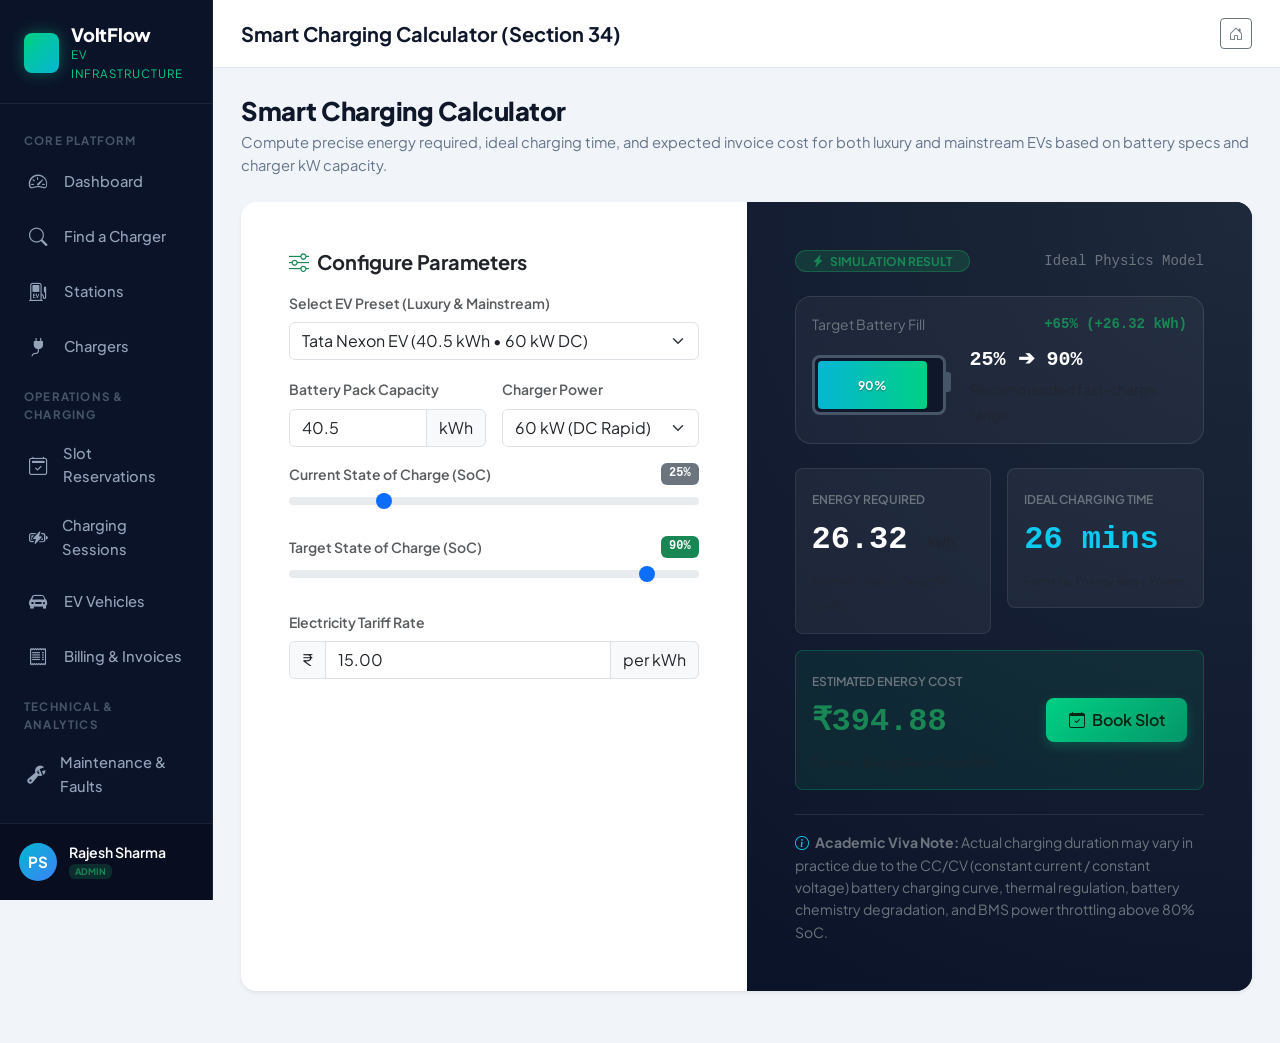
<file: pages/calculator.html>
<!DOCTYPE html>
<html lang="en">
<head>
  <meta charset="UTF-8">
  <meta name="viewport" content="width=device-width, initial-scale=1.0">
  <title>Smart Charging Calculator | EV Charging Station Management System</title>
  
  <!-- Bootstrap 5 CSS -->
  <link href="https://cdn.jsdelivr.net/npm/bootstrap@5.3.3/dist/css/bootstrap.min.css" rel="stylesheet">
  <!-- Bootstrap Icons -->
  <link rel="stylesheet" href="https://cdn.jsdelivr.net/npm/bootstrap-icons@1.11.3/font/bootstrap-icons.min.css">
  
  <!-- Custom Stylesheets -->
  <link rel="stylesheet" href="../css/style.css">
  <link rel="stylesheet" href="../css/dashboard.css">
  <link rel="stylesheet" href="../css/responsive.css">
</head>
<body>

  <div class="app-wrapper">
    <!-- Sidebar -->
    <aside class="app-sidebar">
      <div class="sidebar-brand">
        <span class="ev-brand-icon"><i class="bi bi-lightning-charge-fill"></i></span>
        <div>
          <h4>VoltFlow</h4>
          <span>EV Infrastructure</span>
        </div>
      </div>

      <ul class="sidebar-menu">
        <li class="sidebar-category">Core Platform</li>
        <li><a href="dashboard.html" class="sidebar-link"><i class="bi bi-speedometer2"></i><span>Dashboard</span></a></li>
        <li><a href="find-charger.html" class="sidebar-link"><i class="bi bi-search"></i><span>Find a Charger</span></a></li>
        <li><a href="stations.html" class="sidebar-link"><i class="bi bi-ev-station"></i><span>Stations</span></a></li>
        <li><a href="chargers.html" class="sidebar-link"><i class="bi bi-plug-fill"></i><span>Chargers</span></a></li>
        <li class="sidebar-category">Operations & Charging</li>
        <li><a href="reservations.html" class="sidebar-link"><i class="bi bi-calendar2-check"></i><span>Slot Reservations</span></a></li>
        <li><a href="charging-session.html" class="sidebar-link"><i class="bi bi-battery-charging"></i><span>Charging Sessions</span></a></li>
        <li><a href="vehicles.html" class="sidebar-link"><i class="bi bi-car-front-fill"></i><span>EV Vehicles</span></a></li>
        <li><a href="billing.html" class="sidebar-link"><i class="bi bi-receipt"></i><span>Billing & Invoices</span></a></li>
        <li class="sidebar-category">Technical & Analytics</li>
        <li><a href="maintenance.html" class="sidebar-link"><i class="bi bi-wrench-adjustable"></i><span>Maintenance & Faults</span></a></li>
        <li><a href="reports.html" class="sidebar-link"><i class="bi bi-bar-chart-line"></i><span>Analytics & Reports</span></a></li>
      </ul>

      <div class="sidebar-footer">
        <div class="user-profile-badge">
          <div class="user-avatar">PS</div>
          <div class="user-info">
            <h6 class="current-user-name-display">Priya Sundaram</h6>
            <p><span class="badge bg-success bg-opacity-25 text-success current-user-role-display">CUSTOMER</span></p>
          </div>
        </div>
      </div>
    </aside>

    <!-- Main Content -->
    <main class="app-main">
      <header class="app-header">
        <div class="d-flex align-items-center gap-3">
          <button class="btn btn-sm btn-light d-lg-none" id="sidebarToggleBtn"><i class="bi bi-list fs-5"></i></button>
          <h5 class="mb-0 fw-bold d-none d-sm-block">Smart Charging Calculator (Section 34)</h5>
        </div>
        <div class="header-actions">
          <a href="../index.html" class="btn btn-outline-secondary btn-sm"><i class="bi bi-house-door"></i></a>
        </div>
      </header>

      <div class="app-content">
        <!-- Header description -->
        <div class="page-title-box">
          <h3>Smart Charging Calculator</h3>
          <p>Compute precise energy required, ideal charging time, and expected invoice cost for both luxury and mainstream EVs based on battery specs and charger kW capacity.</p>
        </div>

        <!-- Calculator Card -->
        <div class="card shadow-sm border-0 rounded-4 overflow-hidden mb-4">
          <div class="row g-0">
            <!-- Input Form Column -->
            <div class="col-lg-6 p-4 p-md-5 bg-white">
              <h5 class="fw-bold mb-3 text-dark"><i class="bi bi-sliders text-success me-2"></i>Configure Parameters</h5>
              
              <div class="mb-3">
                <label class="form-label text-muted small fw-semibold">Select EV Preset (Luxury & Mainstream)</label>
                <select class="form-select" id="pageCalcPreset">
                  <optgroup label="Luxury & High-Performance EV Brands">
                    <option value="taycan">Porsche Taycan 4S (93.4 kWh • 270 kW DC)</option>
                    <option value="eqs">Mercedes-Benz EQS 580 (107.8 kWh • 200 kW DC)</option>
                    <option value="ix">BMW iX xDrive50 (111.5 kWh • 195 kW DC)</option>
                    <option value="etron">Audi e-tron GT (93.4 kWh • 270 kW DC)</option>
                    <option value="tesla3">Tesla Model 3 Long Range (75.0 kWh • 250 kW DC)</option>
                    <option value="xc40">Volvo XC40 Recharge (78.0 kWh • 150 kW DC)</option>
                    <option value="i4">BMW i4 eDrive40 (83.9 kWh • 205 kW DC)</option>
                    <option value="ipace">Jaguar I-PACE (90.0 kWh • 100 kW DC)</option>
                  </optgroup>
                  <optgroup label="Mainstream EV Brands">
                    <option value="nexon" selected>Tata Nexon EV (40.5 kWh • 60 kW DC)</option>
                    <option value="mgzs">MG ZS EV (50.3 kWh • 80 kW DC)</option>
                    <option value="ioniq5">Hyundai Ioniq 5 (72.6 kWh • 150 kW DC)</option>
                    <option value="tiago">Tata Tiago EV (24.0 kWh • 25 kW DC)</option>
                    <option value="byd">BYD Atto 3 (60.48 kWh • 80 kW DC)</option>
                    <option value="ev6">Kia EV6 (77.4 kWh • 240 kW DC)</option>
                  </optgroup>
                  <option value="custom">-- Custom EV Parameters --</option>
                </select>
              </div>

              <div class="row g-3 mb-3">
                <div class="col-md-6">
                  <label class="form-label text-muted small fw-semibold">Battery Pack Capacity</label>
                  <div class="input-group">
                    <input type="number" step="0.1" class="form-control" id="pageCalcCap" value="40.5" min="10" max="150">
                    <span class="input-group-text bg-light">kWh</span>
                  </div>
                </div>
                <div class="col-md-6">
                  <label class="form-label text-muted small fw-semibold">Charger Power</label>
                  <select class="form-select" id="pageCalcPower">
                    <option value="7.4">7.4 kW (AC Slow)</option>
                    <option value="22">22 kW (AC Fast)</option>
                    <option value="30">30 kW (DC Fast)</option>
                    <option value="60" selected>60 kW (DC Rapid)</option>
                    <option value="120">120 kW (DC Ultra)</option>
                    <option value="150">150 kW (DC Hyper)</option>
                  </select>
                </div>
              </div>

              <div class="mb-3">
                <div class="d-flex justify-content-between mb-1">
                  <label class="form-label text-muted small fw-semibold mb-0">Current State of Charge (SoC)</label>
                  <span class="badge bg-secondary font-monospace" id="pageCurrentBadge">25%</span>
                </div>
                <input type="range" class="form-range" id="pageCurrentSlider" min="5" max="95" value="25">
              </div>

              <div class="mb-3">
                <div class="d-flex justify-content-between mb-1">
                  <label class="form-label text-muted small fw-semibold mb-0">Target State of Charge (SoC)</label>
                  <span class="badge bg-success font-monospace" id="pageTargetBadge">90%</span>
                </div>
                <input type="range" class="form-range" id="pageTargetSlider" min="10" max="100" value="90">
              </div>

              <div class="mb-3">
                <label class="form-label text-muted small fw-semibold">Electricity Tariff Rate</label>
                <div class="input-group">
                  <span class="input-group-text bg-light">₹</span>
                  <input type="number" step="0.5" class="form-control" id="pageCalcPrice" value="15.00" min="5" max="50">
                  <span class="input-group-text bg-light">per kWh</span>
                </div>
              </div>
            </div>

            <!-- Visual Battery & Output Metrics Column -->
            <div class="col-lg-6 p-4 p-md-5 bg-dark text-white d-flex flex-column justify-content-between" style="background: radial-gradient(circle at 100% 0%, #1e293b 0%, #0b1329 100%);">
              <div>
                <div class="d-flex justify-content-between align-items-center mb-4">
                  <span class="badge bg-success bg-opacity-25 text-success border border-success border-opacity-50 px-3 py-1 rounded-pill">
                    <i class="bi bi-lightning-charge-fill me-1"></i> SIMULATION RESULT
                  </span>
                  <span class="text-secondary small font-monospace">Ideal Physics Model</span>
                </div>

                <!-- Visual Battery Graphic Display (Section 34) -->
                <div class="p-3 rounded-4 mb-4" style="background: rgba(255,255,255,0.04); border: 1px solid rgba(255,255,255,0.1);">
                  <div class="d-flex justify-content-between text-secondary small mb-2">
                    <span>Target Battery Fill</span>
                    <span class="text-success fw-bold font-monospace" id="pageDeltaText">+65% (+26.3 kWh)</span>
                  </div>

                  <div class="d-flex align-items-center gap-4">
                    <div class="battery-frame dark" style="width: 140px; height: 60px;">
                      <div class="battery-fill" id="pageBatteryFill" style="width: 90%;">90%</div>
                    </div>
                    <div>
                      <div class="fs-5 fw-bold text-white font-monospace" id="pageSoCRange">25% ➔ 90%</div>
                      <small class="text-muted">Recommended fast-charge range</small>
                    </div>
                  </div>
                </div>

                <!-- Mathematical Output Metric Cards -->
                <div class="row g-3 mb-4">
                  <div class="col-sm-6">
                    <div class="p-3 rounded-3" style="background: rgba(255,255,255,0.05); border: 1px solid rgba(255,255,255,0.08);">
                      <small class="text-secondary text-uppercase fw-semibold" style="font-size:0.75rem;">Energy Required</small>
                      <div class="fs-2 fw-bold text-white font-monospace mt-1" id="pageResEnergy">26.33 <span class="fs-6 fw-normal text-muted">kWh</span></div>
                      <small class="text-muted" style="font-size:0.72rem;">Formula: Cap × (Target% - Cur%)</small>
                    </div>
                  </div>

                  <div class="col-sm-6">
                    <div class="p-3 rounded-3" style="background: rgba(255,255,255,0.05); border: 1px solid rgba(255,255,255,0.08);">
                      <small class="text-secondary text-uppercase fw-semibold" style="font-size:0.75rem;">Ideal Charging Time</small>
                      <div class="fs-2 fw-bold text-info font-monospace mt-1" id="pageResTime">26 <span class="fs-6 fw-normal text-muted">mins</span></div>
                      <small class="text-muted" style="font-size:0.72rem;">Formula: Energy Req ÷ Power</small>
                    </div>
                  </div>

                  <div class="col-12">
                    <div class="p-3 rounded-3" style="background: rgba(0, 208, 132, 0.08); border: 1px solid rgba(0, 208, 132, 0.25);">
                      <div class="d-flex justify-content-between align-items-center">
                        <div>
                          <small class="text-secondary text-uppercase fw-semibold" style="font-size:0.75rem;">Estimated Energy Cost</small>
                          <div class="fs-2 fw-bold text-success font-monospace mt-1" id="pageResCost">₹394.95</div>
                          <small class="text-muted" style="font-size:0.72rem;">Formula: Energy Req × Price/kWh</small>
                        </div>
                        <a href="reservations.html" class="btn btn-ev-primary">
                          <i class="bi bi-calendar-check me-1"></i> Book Slot
                        </a>
                      </div>
                    </div>
                  </div>
                </div>
              </div>

              <!-- Academic Disclaimer Box -->
              <div class="pt-3 border-top border-secondary border-opacity-25 small text-secondary">
                <i class="bi bi-info-circle me-1 text-info"></i>
                <strong>Academic Viva Note:</strong> Actual charging duration may vary in practice due to the CC/CV (constant current / constant voltage) battery charging curve, thermal regulation, battery chemistry degradation, and BMS power throttling above 80% SoC.
              </div>
            </div>
          </div>
        </div>

      </div>
    </main>
  </div>

  <!-- Bootstrap JS Bundle -->
  <script src="https://cdn.jsdelivr.net/npm/bootstrap@5.3.3/dist/js/bootstrap.bundle.min.js"></script>
  <!-- App State -->
  <script src="../js/app.js"></script>
  <!-- Calculator Specific JS -->
  <script src="../js/calculator.js"></script>
</body>
</html>
</file>
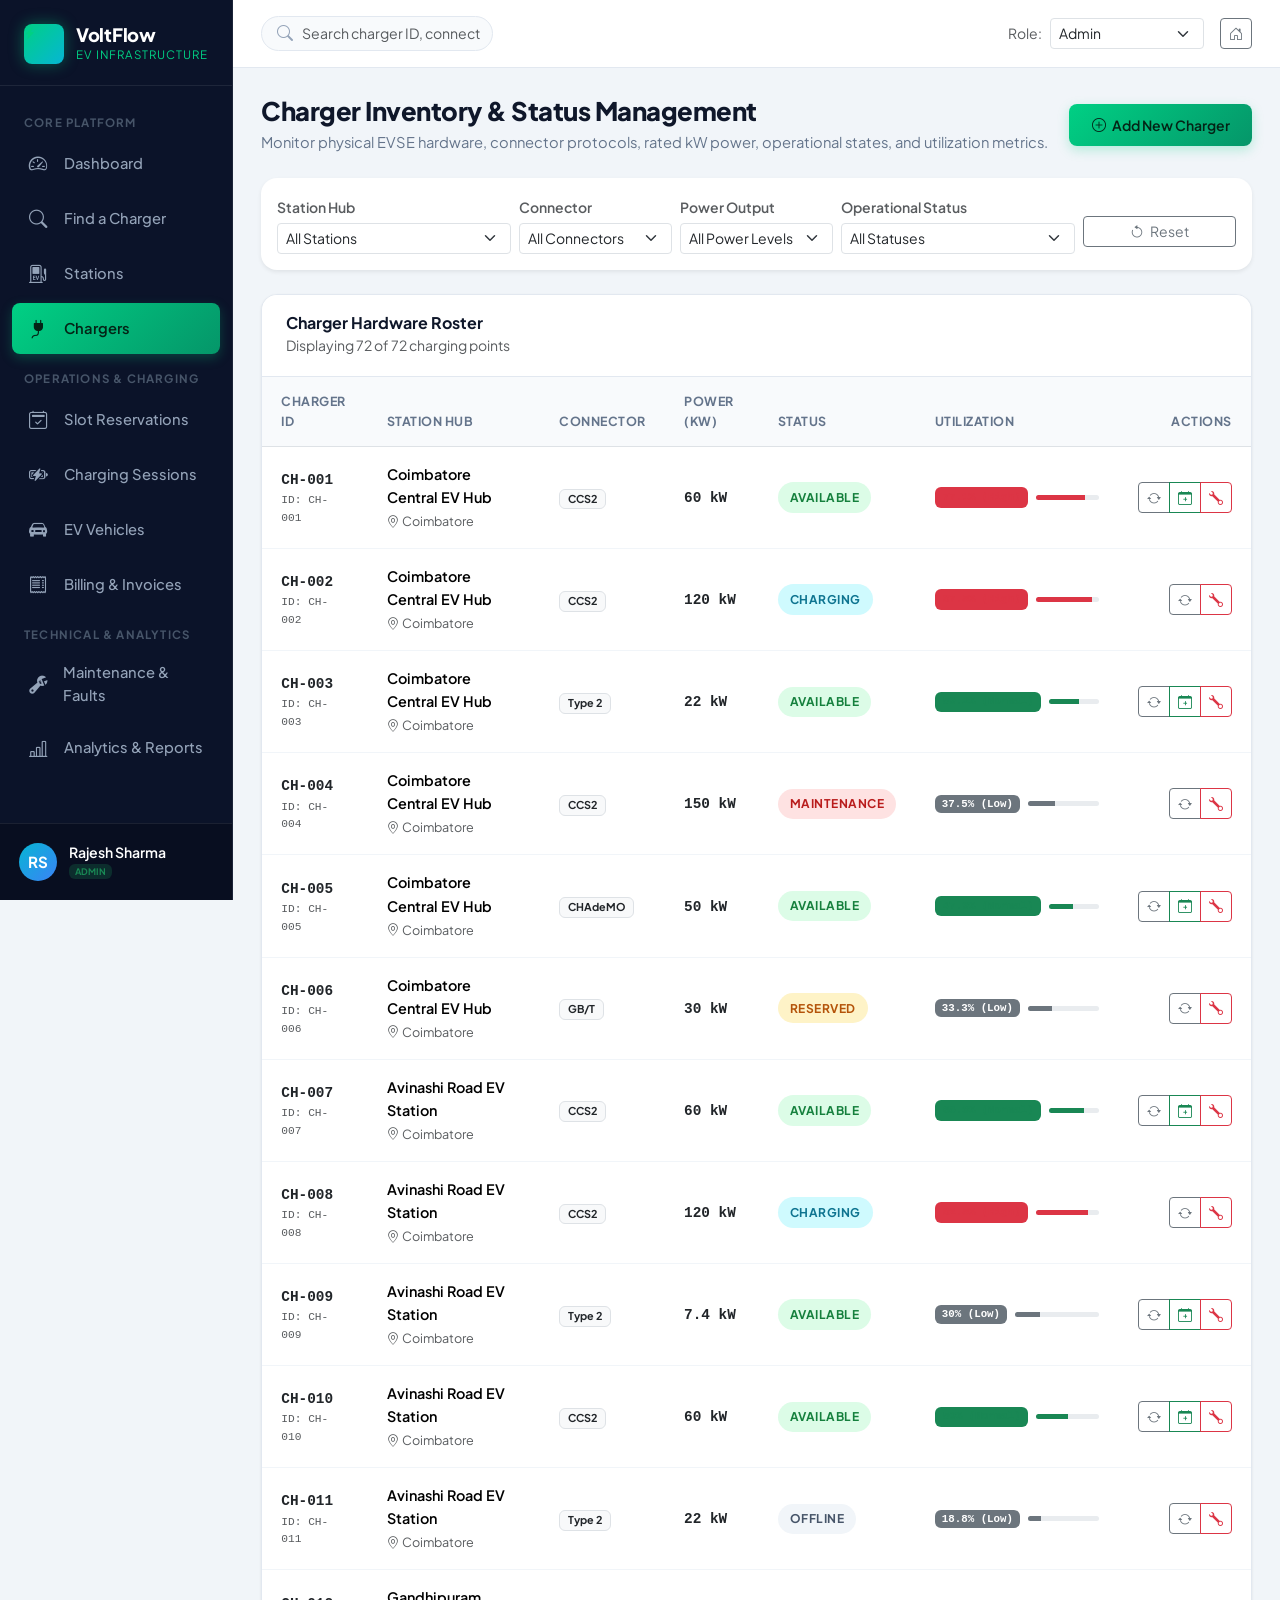
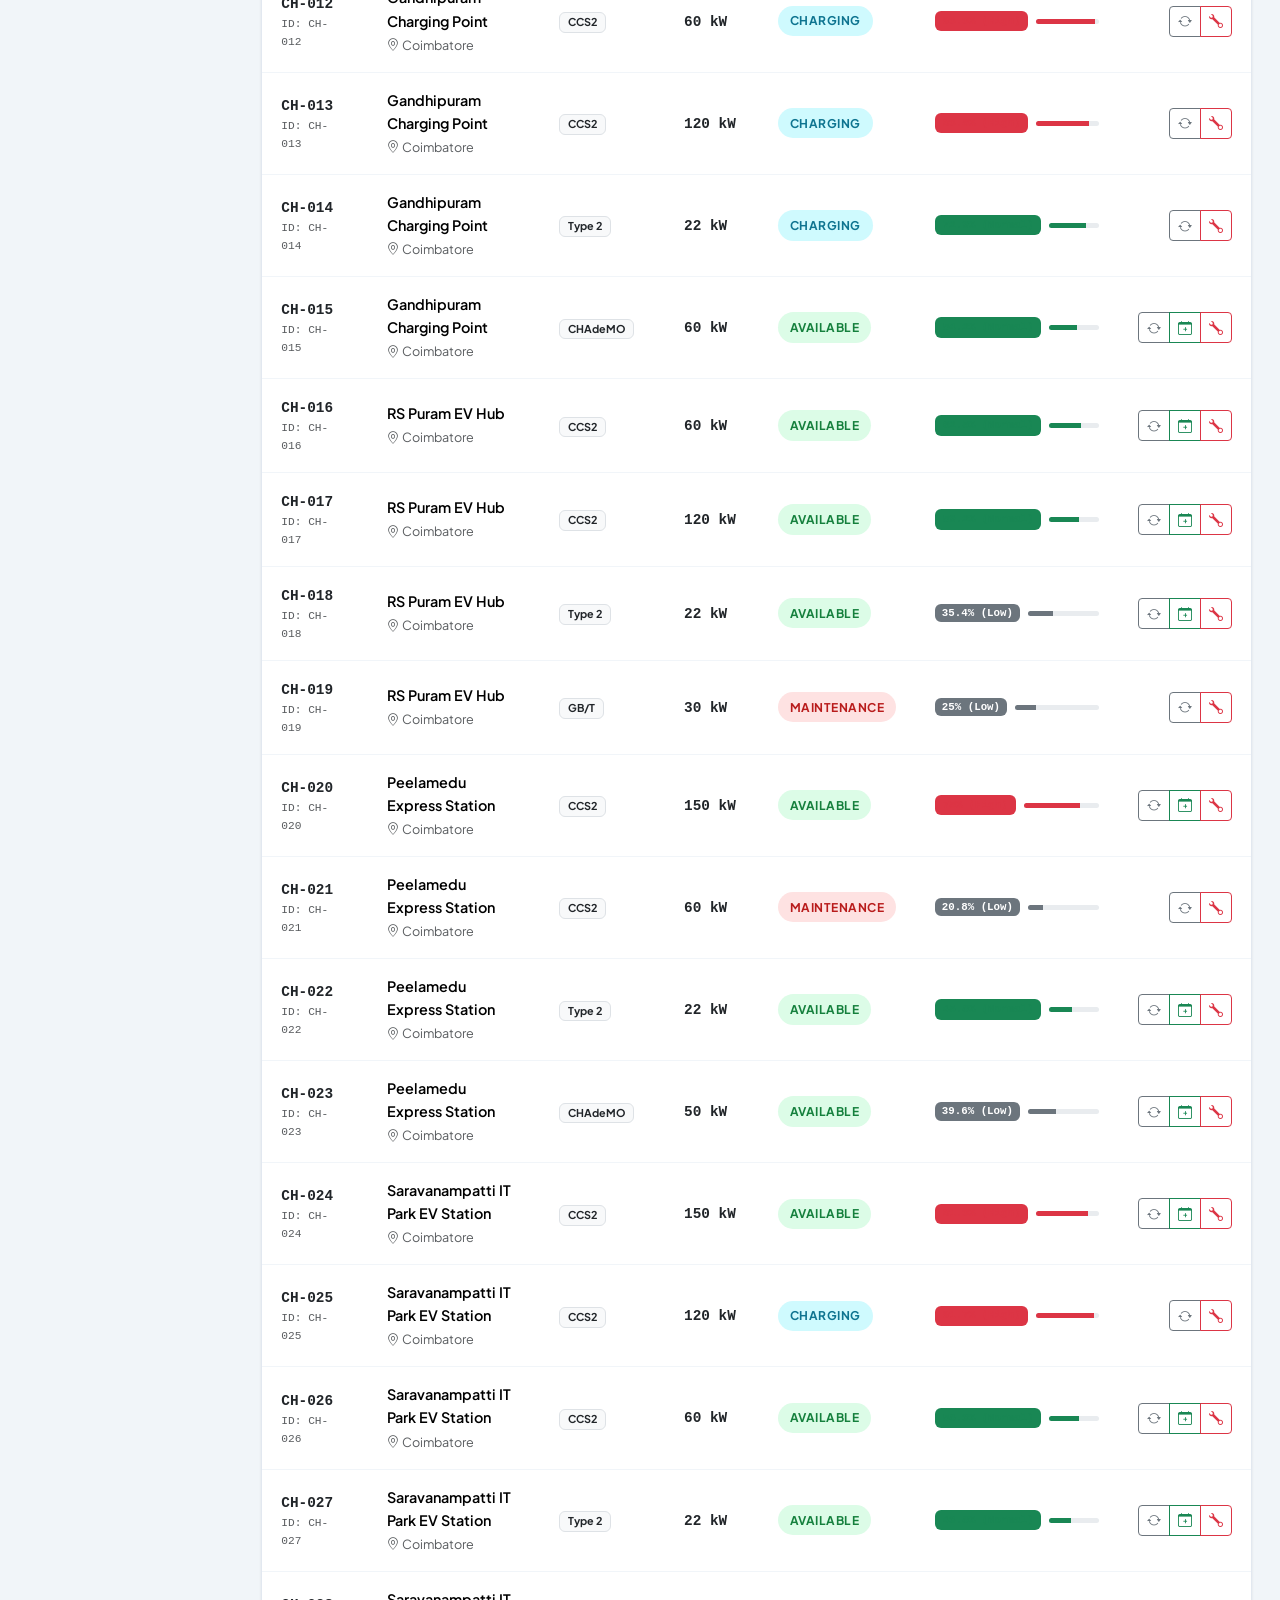
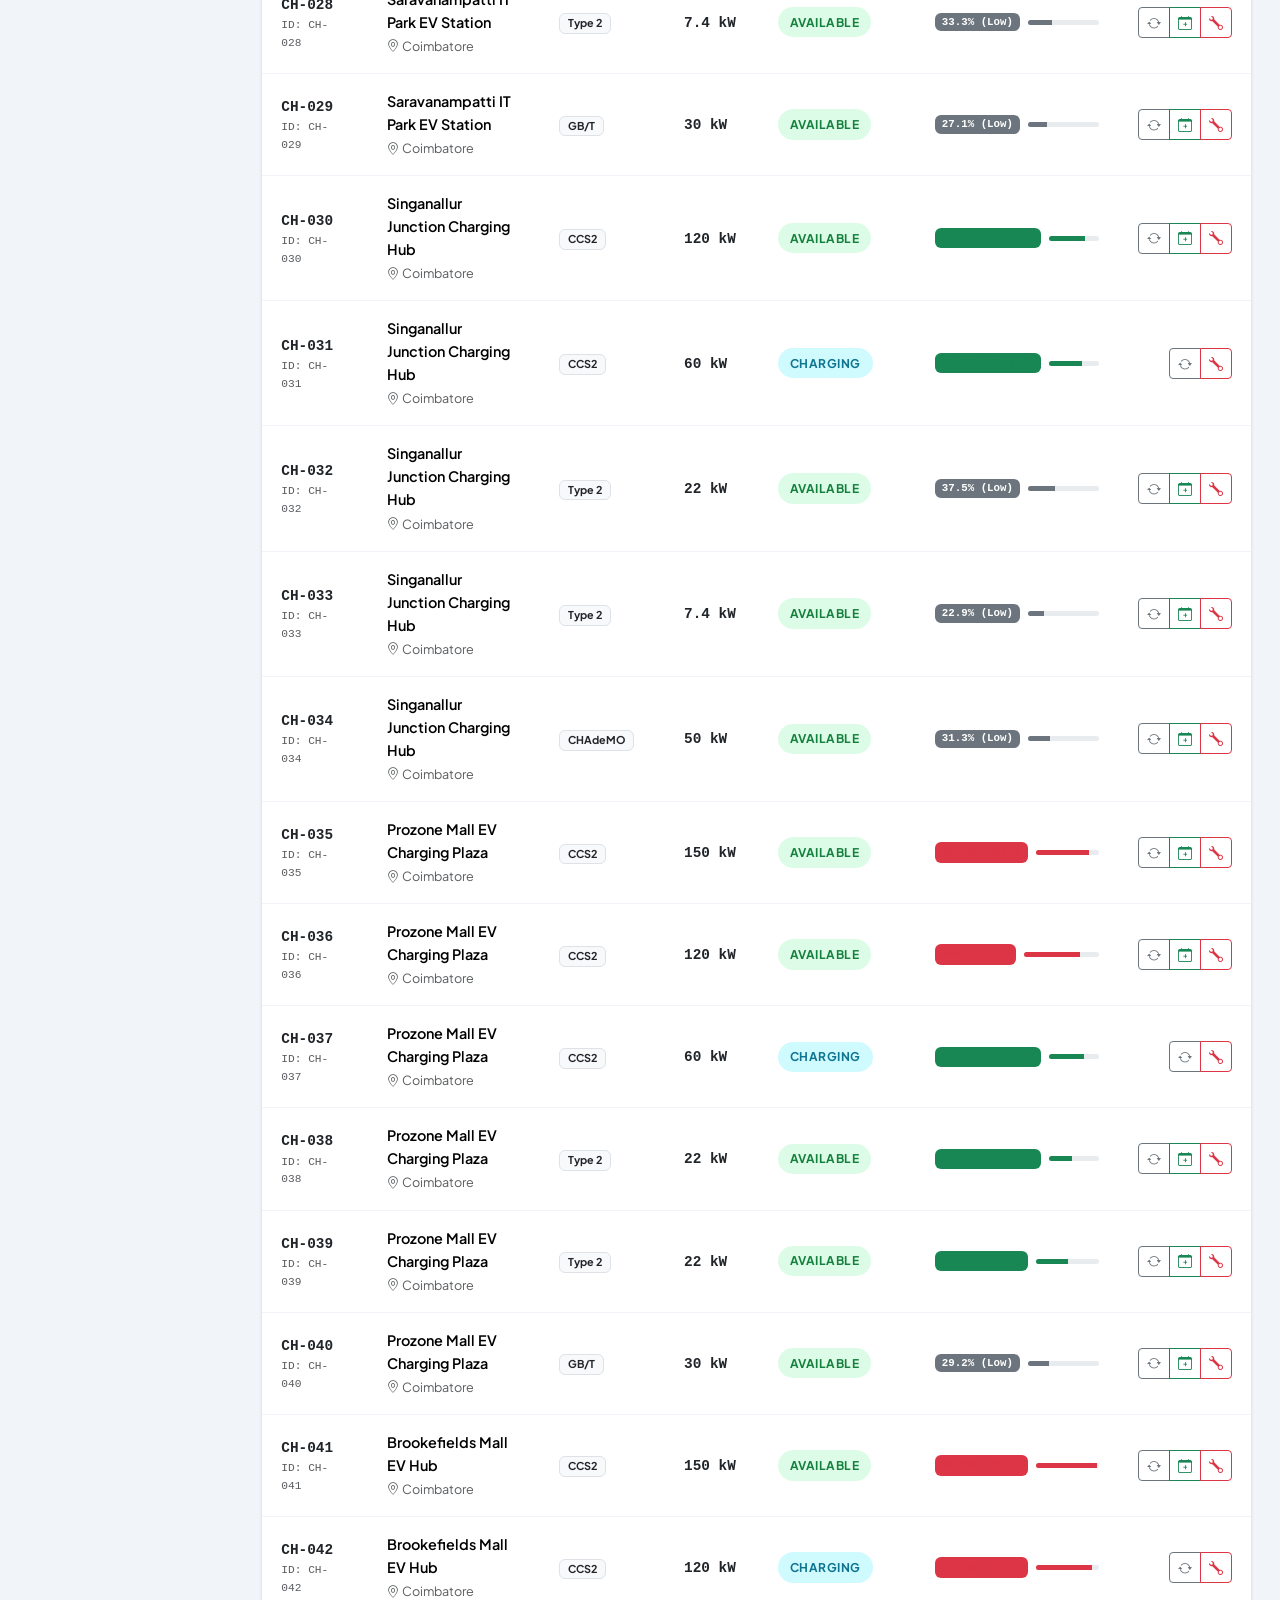
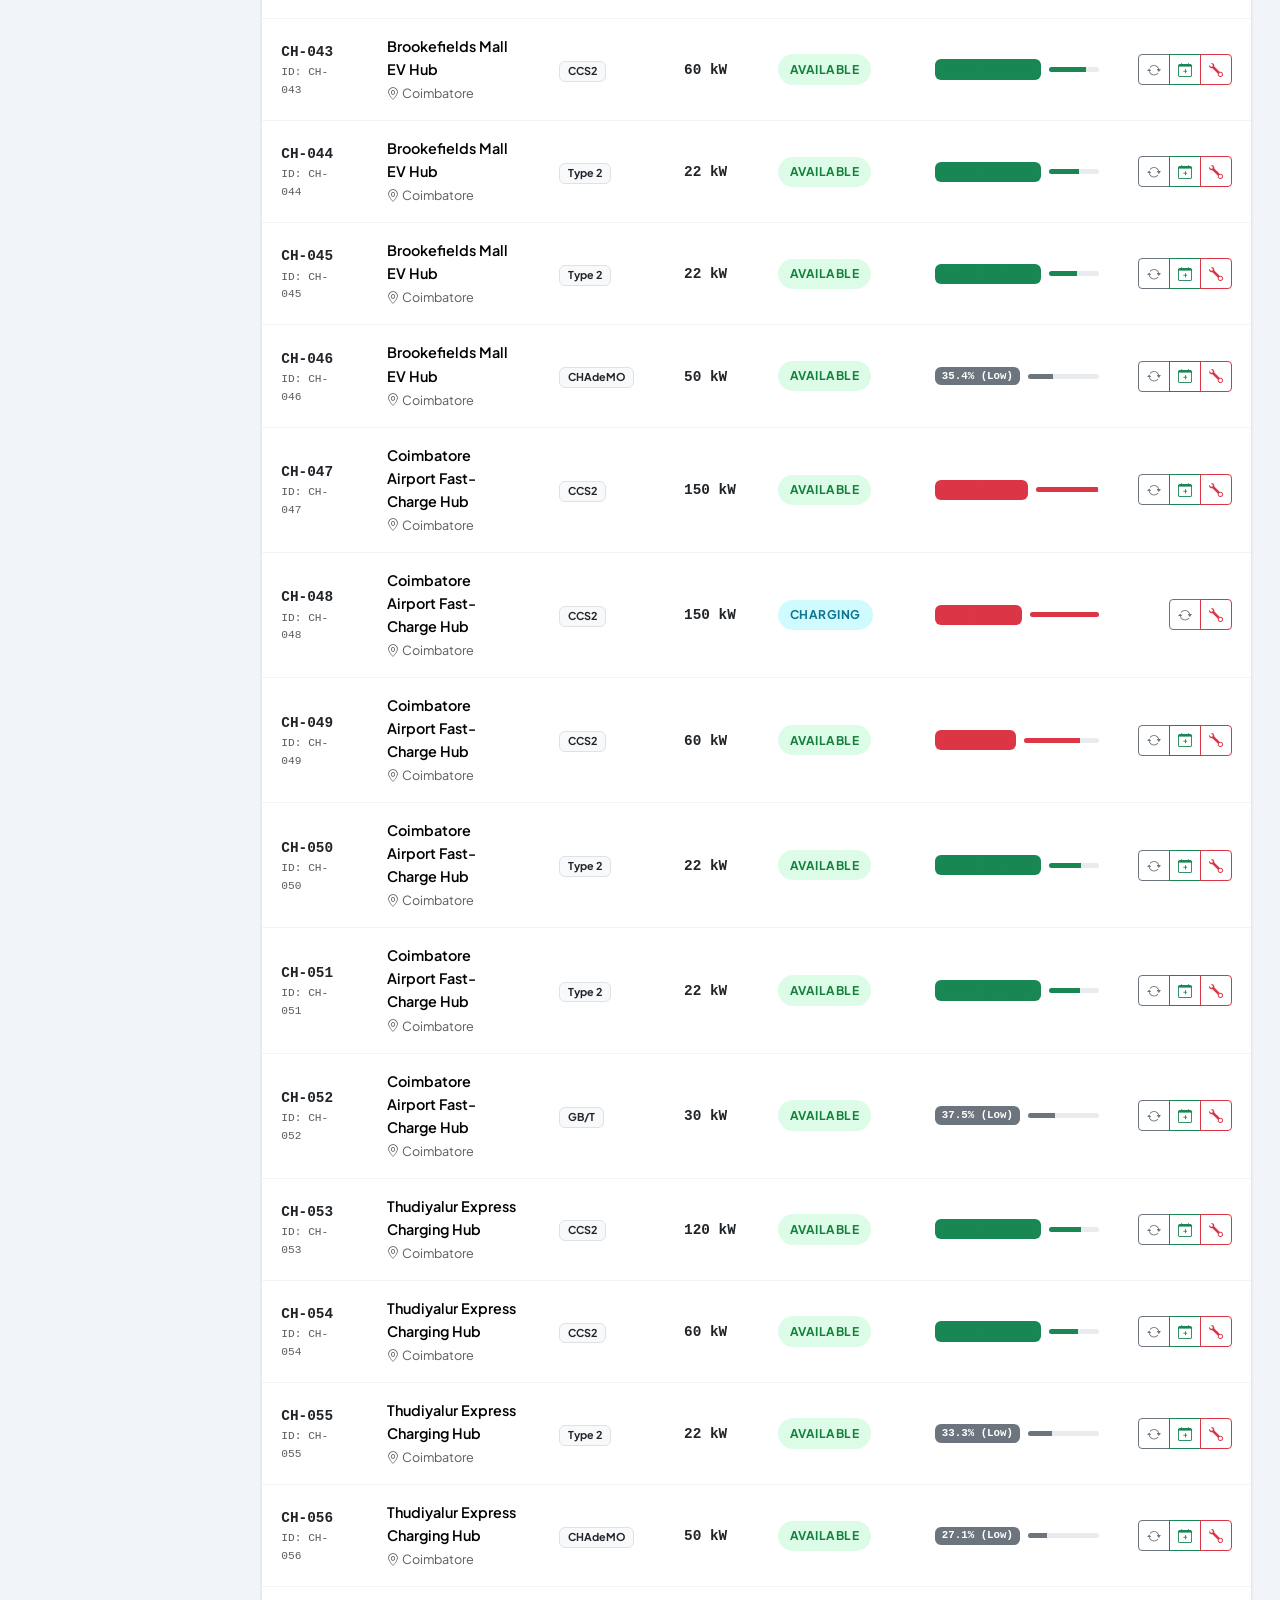
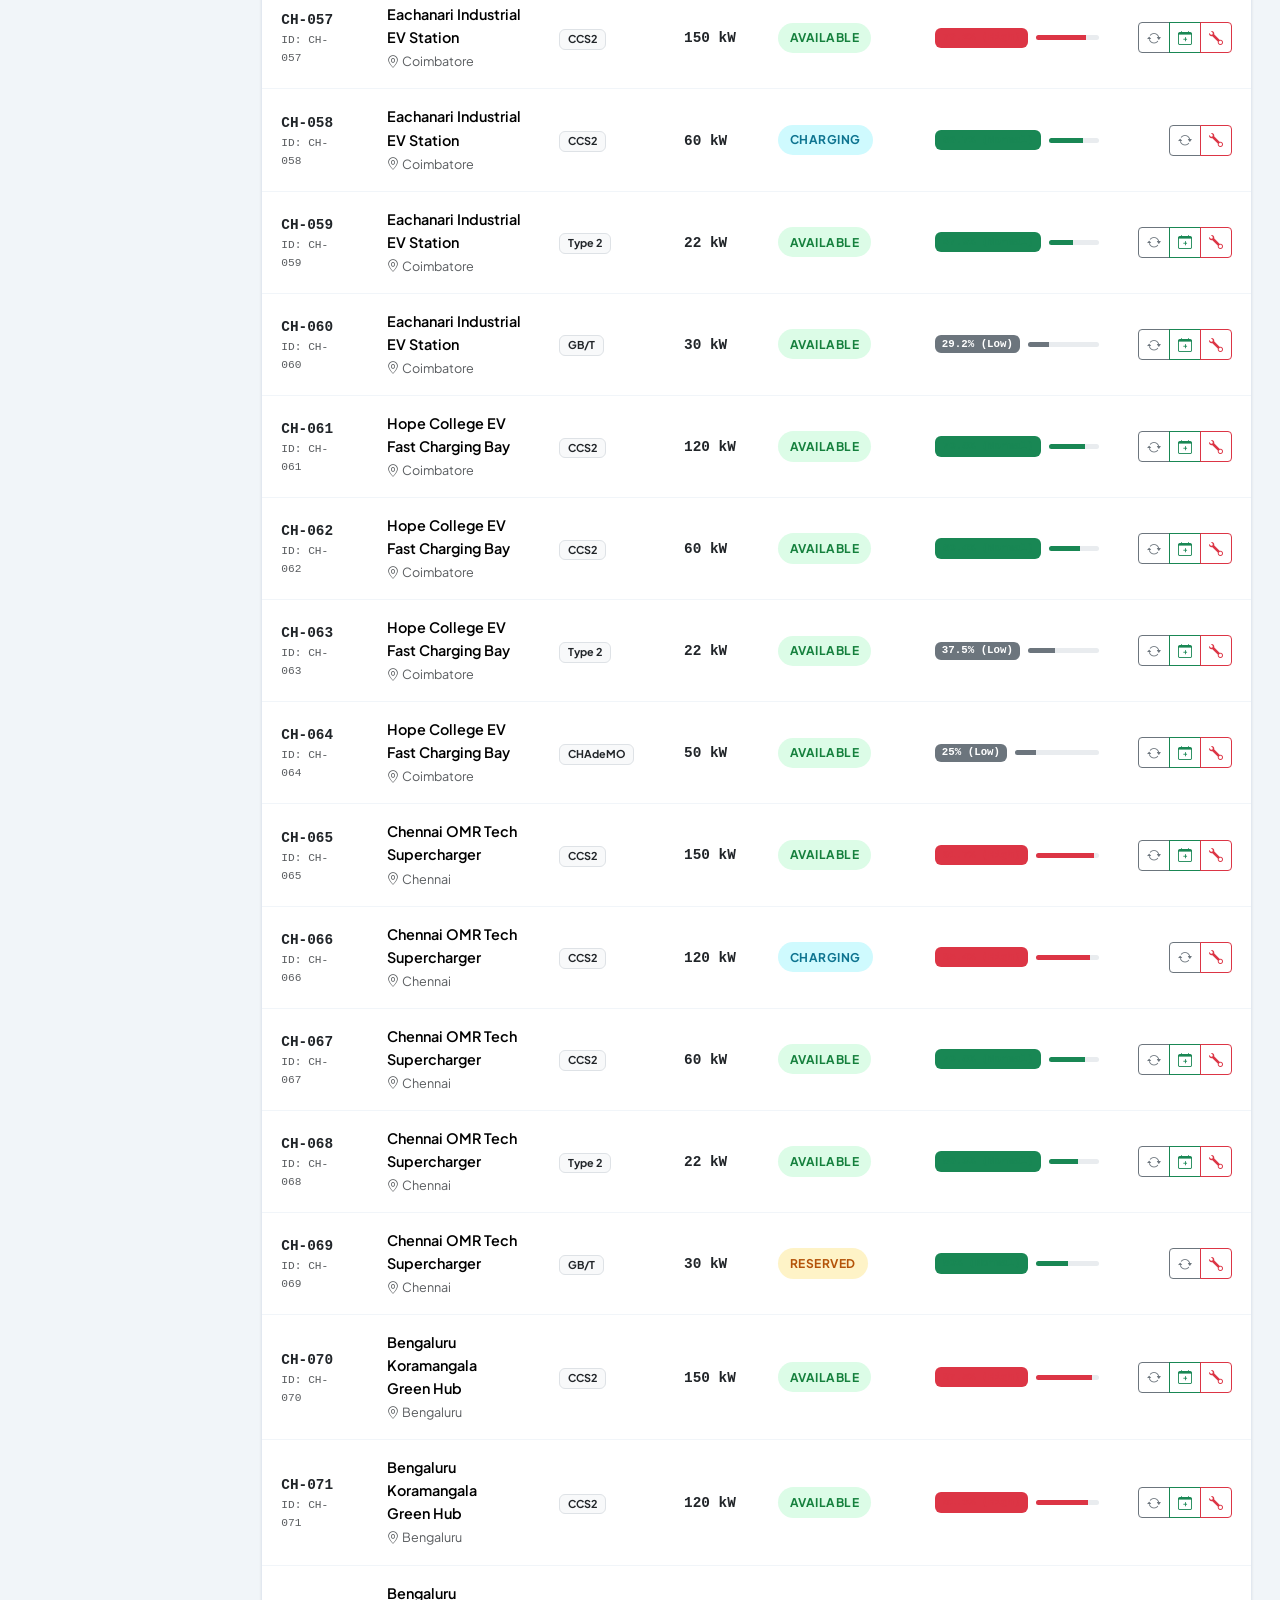
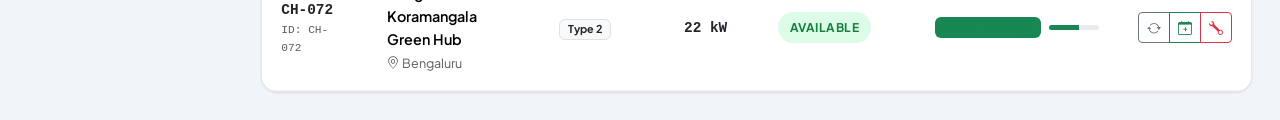
<file: pages/chargers.html>
<!DOCTYPE html>
<html lang="en">
<head>
  <meta charset="UTF-8">
  <meta name="viewport" content="width=device-width, initial-scale=1.0">
  <title>Charger Management | EV Charging Station Management System</title>
  
  <!-- Bootstrap 5 CSS -->
  <link href="https://cdn.jsdelivr.net/npm/bootstrap@5.3.3/dist/css/bootstrap.min.css" rel="stylesheet">
  <!-- Bootstrap Icons -->
  <link rel="stylesheet" href="https://cdn.jsdelivr.net/npm/bootstrap-icons@1.11.3/font/bootstrap-icons.min.css">
  
  <!-- Custom Stylesheets -->
  <link rel="stylesheet" href="../css/style.css">
  <link rel="stylesheet" href="../css/dashboard.css">
  <link rel="stylesheet" href="../css/responsive.css">
</head>
<body>

  <div class="app-wrapper">
    <!-- Sidebar -->
    <aside class="app-sidebar">
      <div class="sidebar-brand">
        <span class="ev-brand-icon"><i class="bi bi-lightning-charge-fill"></i></span>
        <div>
          <h4>VoltFlow</h4>
          <span>EV Infrastructure</span>
        </div>
      </div>

      <ul class="sidebar-menu">
        <li class="sidebar-category">Core Platform</li>
        <li><a href="dashboard.html" class="sidebar-link"><i class="bi bi-speedometer2"></i><span>Dashboard</span></a></li>
        <li><a href="find-charger.html" class="sidebar-link"><i class="bi bi-search"></i><span>Find a Charger</span></a></li>
        <li><a href="stations.html" class="sidebar-link"><i class="bi bi-ev-station"></i><span>Stations</span></a></li>
        <li><a href="chargers.html" class="sidebar-link active"><i class="bi bi-plug-fill"></i><span>Chargers</span></a></li>
        <li class="sidebar-category">Operations & Charging</li>
        <li><a href="reservations.html" class="sidebar-link"><i class="bi bi-calendar2-check"></i><span>Slot Reservations</span></a></li>
        <li><a href="charging-session.html" class="sidebar-link"><i class="bi bi-battery-charging"></i><span>Charging Sessions</span></a></li>
        <li><a href="vehicles.html" class="sidebar-link"><i class="bi bi-car-front-fill"></i><span>EV Vehicles</span></a></li>
        <li><a href="billing.html" class="sidebar-link"><i class="bi bi-receipt"></i><span>Billing & Invoices</span></a></li>
        <li class="sidebar-category">Technical & Analytics</li>
        <li><a href="maintenance.html" class="sidebar-link"><i class="bi bi-wrench-adjustable"></i><span>Maintenance & Faults</span></a></li>
        <li><a href="reports.html" class="sidebar-link"><i class="bi bi-bar-chart-line"></i><span>Analytics & Reports</span></a></li>
      </ul>

      <div class="sidebar-footer">
        <div class="user-profile-badge">
          <div class="user-avatar">RS</div>
          <div class="user-info">
            <h6 class="current-user-name-display">Rajesh Sharma</h6>
            <p><span class="badge bg-success bg-opacity-25 text-success current-user-role-display">ADMIN</span></p>
          </div>
        </div>
      </div>
    </aside>

    <!-- Main Content -->
    <main class="app-main">
      <header class="app-header">
        <div class="d-flex align-items-center gap-3">
          <button class="btn btn-sm btn-light d-lg-none" id="sidebarToggleBtn"><i class="bi bi-list fs-5"></i></button>
          <div class="header-search d-none d-md-block">
            <i class="bi bi-search"></i>
            <input type="text" id="chargerSearchKeyword" class="form-control" placeholder="Search charger ID, connector, or station...">
          </div>
        </div>

        <div class="header-actions">
          <div class="d-flex align-items-center gap-2">
            <span class="small text-muted d-none d-sm-inline">Role:</span>
            <select class="form-select form-select-sm role-switcher-select" style="width: auto;">
              <option value="ADMIN">Admin</option>
              <option value="STATION_MANAGER">Station Manager</option>
              <option value="TECHNICIAN">Technician</option>
              <option value="CUSTOMER">Customer</option>
            </select>
          </div>
          <a href="../index.html" class="btn btn-outline-secondary btn-sm"><i class="bi bi-house-door"></i></a>
        </div>
      </header>

      <div class="app-content">
        <!-- Title & Action -->
        <div class="d-flex flex-wrap justify-content-between align-items-center page-title-box">
          <div>
            <h3>Charger Inventory & Status Management</h3>
            <p>Monitor physical EVSE hardware, connector protocols, rated kW power, operational states, and utilization metrics.</p>
          </div>
          <button class="btn btn-ev-primary btn-sm" data-bs-toggle="modal" data-bs-target="#addChargerModal">
            <i class="bi bi-plus-circle me-1"></i> Add New Charger
          </button>
        </div>

        <!-- Filter Controls -->
        <div class="card border-0 shadow-sm rounded-4 p-3 mb-4">
          <div class="row g-2 align-items-center">
            <div class="col-md-3">
              <label class="form-label text-muted small fw-semibold mb-1">Station Hub</label>
              <select class="form-select form-select-sm" id="filterChargerStation">
                <option value="">All Stations</option>
                <!-- Populated dynamically via JS -->
              </select>
            </div>
            <div class="col-md-2">
              <label class="form-label text-muted small fw-semibold mb-1">Connector</label>
              <select class="form-select form-select-sm" id="filterChargerConnector">
                <option value="">All Connectors</option>
                <option value="CCS2">CCS2 (DC Fast)</option>
                <option value="Type 2">Type 2 (AC)</option>
                <option value="CHAdeMO">CHAdeMO (DC)</option>
                <option value="GB/T">GB/T</option>
              </select>
            </div>
            <div class="col-md-2">
              <label class="form-label text-muted small fw-semibold mb-1">Power Output</label>
              <select class="form-select form-select-sm" id="filterChargerPower">
                <option value="">All Power Levels</option>
                <option value="7.4">7.4 kW</option>
                <option value="22">22 kW</option>
                <option value="30">30 kW</option>
                <option value="60">60 kW</option>
                <option value="120">120 kW</option>
                <option value="150">150 kW</option>
              </select>
            </div>
            <div class="col-md-3">
              <label class="form-label text-muted small fw-semibold mb-1">Operational Status</label>
              <select class="form-select form-select-sm" id="filterChargerStatus">
                <option value="">All Statuses</option>
                <option value="Available">Available</option>
                <option value="Charging">Charging</option>
                <option value="Reserved">Reserved</option>
                <option value="Maintenance">Maintenance</option>
                <option value="Offline">Offline</option>
              </select>
            </div>
            <div class="col-md-2 text-end pt-3">
              <button class="btn btn-outline-secondary btn-sm w-100" id="resetChargerFiltersBtn">
                <i class="bi bi-arrow-counterclockwise me-1"></i> Reset
              </button>
            </div>
          </div>
        </div>

        <!-- Chargers Table & Grid View -->
        <div class="data-table-card">
          <div class="card-header">
            <div>
              <h6 class="fw-bold mb-0">Charger Hardware Roster</h6>
              <small class="text-muted" id="chargerCountSummary">Showing chargers</small>
            </div>
          </div>
          <div class="table-responsive">
            <table class="table mb-0">
              <thead>
                <tr>
                  <th>Charger ID</th>
                  <th>Station Hub</th>
                  <th>Connector</th>
                  <th>Power (kW)</th>
                  <th>Status</th>
                  <th>Utilization</th>
                  <th class="text-end">Actions</th>
                </tr>
              </thead>
              <tbody id="chargersTableBody">
                <!-- Dynamically populated from js/chargers.js -->
              </tbody>
            </table>
          </div>
        </div>

      </div>
    </main>
  </div>

  <!-- Add Charger Modal -->
  <div class="modal fade" id="addChargerModal" tabindex="-1" aria-labelledby="addChargerModalLabel" aria-hidden="true">
    <div class="modal-dialog modal-dialog-centered">
      <div class="modal-content border-0 shadow">
        <div class="modal-header bg-dark text-white">
          <h5 class="modal-title fs-6" id="addChargerModalLabel"><i class="bi bi-plug-fill me-2 text-success"></i>Deploy New EV Charger</h5>
          <button type="button" class="btn-close btn-close-white" data-bs-dismiss="modal" aria-label="Close"></button>
        </div>
        <form id="addChargerForm">
          <div class="modal-body p-4">
            <div class="mb-3">
              <label class="form-label fw-semibold small">Assign Station <span class="text-danger">*</span></label>
              <select class="form-select" id="newChargerStation" required>
                <!-- Populated via JS -->
              </select>
            </div>
            <div class="mb-3">
              <label class="form-label fw-semibold small">Connector Protocol <span class="text-danger">*</span></label>
              <select class="form-select" id="newChargerConnector" required>
                <option value="CCS2">CCS2 (Combined Charging System 2 - DC)</option>
                <option value="Type 2">Type 2 (Mennekes - AC)</option>
                <option value="CHAdeMO">CHAdeMO (DC Fast)</option>
                <option value="GB/T">GB/T (China Standard DC)</option>
              </select>
            </div>
            <div class="mb-3">
              <label class="form-label fw-semibold small">Charging Power Capacity <span class="text-danger">*</span></label>
              <select class="form-select" id="newChargerPower" required>
                <option value="7.4">7.4 kW (Single-phase AC)</option>
                <option value="22">22 kW (Three-phase AC)</option>
                <option value="30">30 kW (DC Fast)</option>
                <option value="60" selected>60 kW (DC Rapid)</option>
                <option value="120">120 kW (DC High Power)</option>
                <option value="150">150 kW (DC Ultra Hyper)</option>
              </select>
            </div>
            <div class="mb-3">
              <label class="form-label fw-semibold small">Initial Operational Status</label>
              <select class="form-select" id="newChargerStatus">
                <option value="Available">Available</option>
                <option value="Maintenance">Maintenance</option>
                <option value="Offline">Offline</option>
              </select>
            </div>
          </div>
          <div class="modal-footer bg-light">
            <button type="button" class="btn btn-secondary btn-sm" data-bs-dismiss="modal">Cancel</button>
            <button type="submit" class="btn btn-ev-primary btn-sm px-3">Deploy Charger</button>
          </div>
        </form>
      </div>
    </div>
  </div>

  <!-- Change Status Modal -->
  <div class="modal fade" id="statusChangeModal" tabindex="-1" aria-hidden="true">
    <div class="modal-dialog modal-dialog-centered modal-sm">
      <div class="modal-content border-0 shadow">
        <div class="modal-header bg-dark text-white">
          <h5 class="modal-title fs-6">Update Charger Status</h5>
          <button type="button" class="btn-close btn-close-white" data-bs-dismiss="modal" aria-label="Close"></button>
        </div>
        <div class="modal-body p-3">
          <input type="hidden" id="statusModalChargerId">
          <p class="small text-muted mb-2">Select new operational state for <strong id="statusModalChargerCode">CH-001</strong>:</p>
          <select class="form-select" id="statusModalSelect">
            <option value="Available">Available</option>
            <option value="Charging">Charging</option>
            <option value="Reserved">Reserved</option>
            <option value="Maintenance">Maintenance</option>
            <option value="Offline">Offline</option>
          </select>
        </div>
        <div class="modal-footer py-2 bg-light">
          <button type="button" class="btn btn-secondary btn-sm" data-bs-dismiss="modal">Cancel</button>
          <button type="button" class="btn btn-ev-primary btn-sm" onclick="saveStatusChange()">Apply</button>
        </div>
      </div>
    </div>
  </div>

  <!-- Bootstrap JS Bundle -->
  <script src="https://cdn.jsdelivr.net/npm/bootstrap@5.3.3/dist/js/bootstrap.bundle.min.js"></script>
  <!-- App State -->
  <script src="../js/app.js"></script>
  <!-- Chargers Specific JS -->
  <script src="../js/chargers.js"></script>
</body>
</html>
</file>
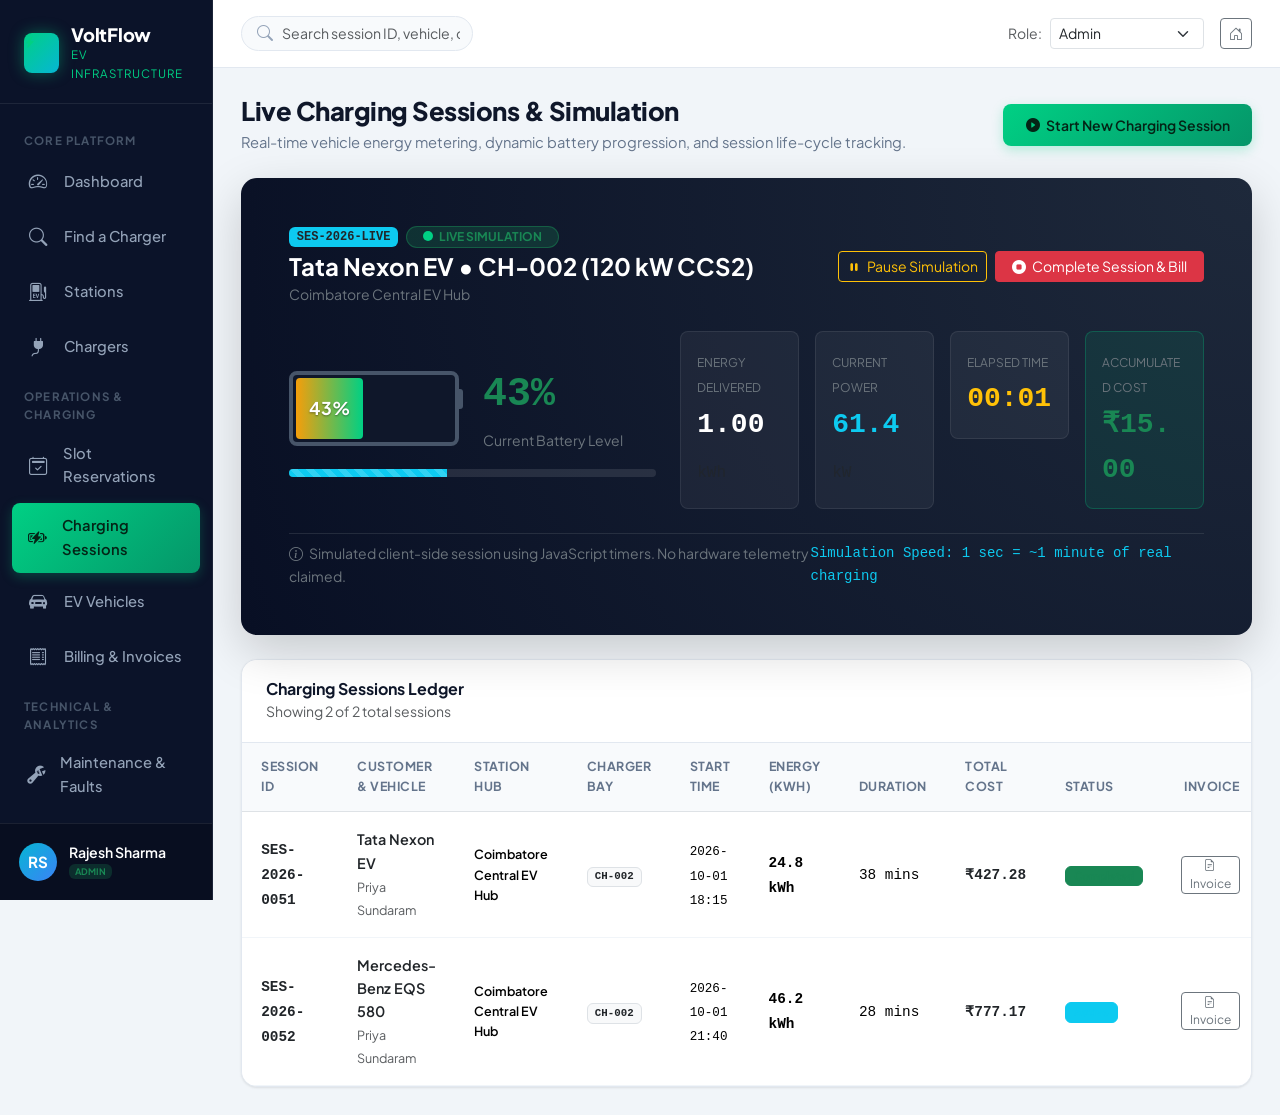
<file: pages/charging-session.html>
<!DOCTYPE html>
<html lang="en">
<head>
  <meta charset="UTF-8">
  <meta name="viewport" content="width=device-width, initial-scale=1.0">
  <title>Live Charging Sessions | EV Charging Station Management System</title>
  
  <!-- Bootstrap 5 CSS -->
  <link href="https://cdn.jsdelivr.net/npm/bootstrap@5.3.3/dist/css/bootstrap.min.css" rel="stylesheet">
  <!-- Bootstrap Icons -->
  <link rel="stylesheet" href="https://cdn.jsdelivr.net/npm/bootstrap-icons@1.11.3/font/bootstrap-icons.min.css">
  
  <!-- Custom Stylesheets -->
  <link rel="stylesheet" href="../css/style.css">
  <link rel="stylesheet" href="../css/dashboard.css">
  <link rel="stylesheet" href="../css/responsive.css">
</head>
<body>

  <div class="app-wrapper">
    <!-- Sidebar -->
    <aside class="app-sidebar">
      <div class="sidebar-brand">
        <span class="ev-brand-icon"><i class="bi bi-lightning-charge-fill"></i></span>
        <div>
          <h4>VoltFlow</h4>
          <span>EV Infrastructure</span>
        </div>
      </div>

      <ul class="sidebar-menu">
        <li class="sidebar-category">Core Platform</li>
        <li><a href="dashboard.html" class="sidebar-link"><i class="bi bi-speedometer2"></i><span>Dashboard</span></a></li>
        <li><a href="find-charger.html" class="sidebar-link"><i class="bi bi-search"></i><span>Find a Charger</span></a></li>
        <li><a href="stations.html" class="sidebar-link"><i class="bi bi-ev-station"></i><span>Stations</span></a></li>
        <li><a href="chargers.html" class="sidebar-link"><i class="bi bi-plug-fill"></i><span>Chargers</span></a></li>
        <li class="sidebar-category">Operations & Charging</li>
        <li><a href="reservations.html" class="sidebar-link"><i class="bi bi-calendar2-check"></i><span>Slot Reservations</span></a></li>
        <li><a href="charging-session.html" class="sidebar-link active"><i class="bi bi-battery-charging"></i><span>Charging Sessions</span></a></li>
        <li><a href="vehicles.html" class="sidebar-link"><i class="bi bi-car-front-fill"></i><span>EV Vehicles</span></a></li>
        <li><a href="billing.html" class="sidebar-link"><i class="bi bi-receipt"></i><span>Billing & Invoices</span></a></li>
        <li class="sidebar-category">Technical & Analytics</li>
        <li><a href="maintenance.html" class="sidebar-link"><i class="bi bi-wrench-adjustable"></i><span>Maintenance & Faults</span></a></li>
        <li><a href="reports.html" class="sidebar-link"><i class="bi bi-bar-chart-line"></i><span>Analytics & Reports</span></a></li>
      </ul>

      <div class="sidebar-footer">
        <div class="user-profile-badge">
          <div class="user-avatar">RS</div>
          <div class="user-info">
            <h6 class="current-user-name-display">Rajesh Sharma</h6>
            <p><span class="badge bg-success bg-opacity-25 text-success current-user-role-display">ADMIN</span></p>
          </div>
        </div>
      </div>
    </aside>

    <!-- Main Content -->
    <main class="app-main">
      <header class="app-header">
        <div class="d-flex align-items-center gap-3">
          <button class="btn btn-sm btn-light d-lg-none" id="sidebarToggleBtn"><i class="bi bi-list fs-5"></i></button>
          <div class="header-search d-none d-md-block">
            <i class="bi bi-search"></i>
            <input type="text" id="sessionSearchInput" class="form-control" placeholder="Search session ID, vehicle, or charger...">
          </div>
        </div>

        <div class="header-actions">
          <div class="d-flex align-items-center gap-2">
            <span class="small text-muted d-none d-sm-inline">Role:</span>
            <select class="form-select form-select-sm role-switcher-select" style="width: auto;">
              <option value="ADMIN">Admin</option>
              <option value="CUSTOMER">Customer</option>
              <option value="STATION_MANAGER">Station Manager</option>
              <option value="TECHNICIAN">Technician</option>
            </select>
          </div>
          <a href="../index.html" class="btn btn-outline-secondary btn-sm"><i class="bi bi-house-door"></i></a>
        </div>
      </header>

      <div class="app-content">
        <!-- Title & Action -->
        <div class="d-flex flex-wrap justify-content-between align-items-center page-title-box">
          <div>
            <h3>Live Charging Sessions & Simulation</h3>
            <p>Real-time vehicle energy metering, dynamic battery progression, and session life-cycle tracking.</p>
          </div>
          <button class="btn btn-ev-primary btn-sm" data-bs-toggle="modal" data-bs-target="#newSessionModal">
            <i class="bi bi-play-circle-fill me-1"></i> Start New Charging Session
          </button>
        </div>

        <!-- Interactive Live Simulation Visualizer Card (Section 20) -->
        <div class="card border-0 shadow-lg rounded-4 overflow-hidden mb-4 bg-dark text-white" style="background: radial-gradient(circle at 100% 0%, #1e293b 0%, #080f24 100%);">
          <div class="p-4 p-md-5">
            <div class="d-flex flex-wrap justify-content-between align-items-center mb-4">
              <div>
                <div class="d-flex align-items-center gap-2 mb-1">
                  <span class="badge bg-info text-dark font-monospace fw-bold" id="simSessionBadge">SES-2026-LIVE</span>
                  <span class="badge bg-success bg-opacity-25 text-success border border-success border-opacity-50 px-3 py-1 rounded-pill">
                    <span class="pulse-indicator me-1"></span> LIVE SIMULATION
                  </span>
                </div>
                <h4 class="fw-bold mb-0" id="simVehicleTitle">Tata Nexon EV • CH-002 (120 kW CCS2)</h4>
                <small class="text-secondary" id="simStationTitle">Coimbatore Central EV Hub</small>
              </div>

              <!-- Controls -->
              <div class="d-flex gap-2 mt-3 mt-md-0">
                <button class="btn btn-sm btn-outline-warning" id="simPauseBtn">
                  <i class="bi bi-pause-fill me-1"></i> Pause Simulation
                </button>
                <button class="btn btn-sm btn-danger px-3" id="simStopBtn">
                  <i class="bi bi-stop-circle-fill me-1"></i> Complete Session & Bill
                </button>
              </div>
            </div>

            <!-- Progression Gauges Row -->
            <div class="row g-4 align-items-center mb-4">
              <!-- Big Battery Animation Display -->
              <div class="col-lg-5 text-center text-lg-start">
                <div class="d-flex align-items-center gap-4">
                  <div class="battery-frame dark" style="width: 170px; height: 75px; border-width: 4px;">
                    <div class="battery-fill" id="simBatteryFill" style="width: 42%; font-size: 1.1rem;">42%</div>
                  </div>
                  <div>
                    <div class="fs-1 fw-bold font-monospace text-success" id="simBatteryPct">42%</div>
                    <small class="text-secondary">Current Battery Level</small>
                  </div>
                </div>
                <div class="progress mt-3" style="height: 8px; background: rgba(255,255,255,0.1);">
                  <div class="progress-bar progress-bar-striped progress-bar-animated bg-info" id="simProgressBar" style="width: 42%;"></div>
                </div>
              </div>

              <!-- Metrics Grid -->
              <div class="col-lg-7">
                <div class="row g-3">
                  <div class="col-6 col-sm-3">
                    <div class="p-3 rounded-3" style="background: rgba(255,255,255,0.05); border: 1px solid rgba(255,255,255,0.08);">
                      <small class="text-secondary" style="font-size:0.75rem;">ENERGY DELIVERED</small>
                      <div class="fs-3 fw-bold text-white font-monospace mt-1" id="simEnergyDelivered">0.00 <small class="fs-6 fw-normal text-muted">kWh</small></div>
                    </div>
                  </div>
                  <div class="col-6 col-sm-3">
                    <div class="p-3 rounded-3" style="background: rgba(255,255,255,0.05); border: 1px solid rgba(255,255,255,0.08);">
                      <small class="text-secondary" style="font-size:0.75rem;">CURRENT POWER</small>
                      <div class="fs-3 fw-bold text-info font-monospace mt-1" id="simCurrentPower">58.4 <small class="fs-6 fw-normal text-muted">kW</small></div>
                    </div>
                  </div>
                  <div class="col-6 col-sm-3">
                    <div class="p-3 rounded-3" style="background: rgba(255,255,255,0.05); border: 1px solid rgba(255,255,255,0.08);">
                      <small class="text-secondary" style="font-size:0.75rem;">ELAPSED TIME</small>
                      <div class="fs-3 fw-bold text-warning font-monospace mt-1" id="simElapsedTime">00:00</div>
                    </div>
                  </div>
                  <div class="col-6 col-sm-3">
                    <div class="p-3 rounded-3" style="background: rgba(0, 208, 132, 0.1); border: 1px solid rgba(0, 208, 132, 0.25);">
                      <small class="text-secondary" style="font-size:0.75rem;">ACCUMULATED COST</small>
                      <div class="fs-3 fw-bold text-success font-monospace mt-1" id="simCurrentCost">₹0.00</div>
                    </div>
                  </div>
                </div>
              </div>
            </div>

            <div class="d-flex justify-content-between align-items-center text-secondary small pt-2 border-top border-secondary border-opacity-25">
              <span><i class="bi bi-info-circle me-1"></i> Simulated client-side session using JavaScript timers. No hardware telemetry claimed.</span>
              <span class="font-monospace text-info">Simulation Speed: 1 sec = ~1 minute of real charging</span>
            </div>
          </div>
        </div>

        <!-- Charging Sessions Records Table -->
        <div class="data-table-card">
          <div class="card-header">
            <div>
              <h6 class="fw-bold mb-0">Charging Sessions Ledger</h6>
              <small class="text-muted" id="sessionsCountSummary">Session history and operational records</small>
            </div>
          </div>
          <div class="table-responsive">
            <table class="table mb-0">
              <thead>
                <tr>
                  <th>Session ID</th>
                  <th>Customer & Vehicle</th>
                  <th>Station Hub</th>
                  <th>Charger Bay</th>
                  <th>Start Time</th>
                  <th>Energy (kWh)</th>
                  <th>Duration</th>
                  <th>Total Cost</th>
                  <th>Status</th>
                  <th class="text-end">Invoice</th>
                </tr>
              </thead>
              <tbody id="sessionsTableBody">
                <!-- Dynamically populated via js/charging.js -->
              </tbody>
            </table>
          </div>
        </div>

      </div>
    </main>
  </div>

  <!-- Start Session Modal -->
  <div class="modal fade" id="newSessionModal" tabindex="-1" aria-labelledby="newSessionModalLabel" aria-hidden="true">
    <div class="modal-dialog modal-dialog-centered">
      <div class="modal-content border-0 shadow">
        <div class="modal-header bg-dark text-white">
          <h5 class="modal-title fs-6" id="newSessionModalLabel"><i class="bi bi-play-circle-fill text-success me-2"></i>Initiate Charging Session</h5>
          <button type="button" class="btn-close btn-close-white" data-bs-dismiss="modal" aria-label="Close"></button>
        </div>
        <form id="newSessionForm">
          <div class="modal-body p-4">
            <div class="mb-3">
              <label class="form-label fw-semibold small">Vehicle Model <span class="text-danger">*</span></label>
              <select class="form-select" id="newSessVehicle" required>
                <!-- Populated via JS -->
              </select>
            </div>
            <div class="mb-3">
              <label class="form-label fw-semibold small">Station Hub <span class="text-danger">*</span></label>
              <select class="form-select" id="newSessStation" required>
                <!-- Populated via JS -->
              </select>
            </div>
            <div class="mb-3">
              <label class="form-label fw-semibold small">Select Available Charger <span class="text-danger">*</span></label>
              <select class="form-select" id="newSessCharger" required>
                <!-- Populated via JS -->
              </select>
            </div>
            <div class="row g-3 mb-3">
              <div class="col-6">
                <label class="form-label fw-semibold small">Starting Battery % <span class="text-danger">*</span></label>
                <input type="number" class="form-control" id="newSessStartPct" value="25" min="5" max="85" required>
              </div>
              <div class="col-6">
                <label class="form-label fw-semibold small">Target Battery % <span class="text-danger">*</span></label>
                <input type="number" class="form-control" id="newSessTargetPct" value="90" min="20" max="100" required>
              </div>
            </div>
          </div>
          <div class="modal-footer bg-light">
            <button type="button" class="btn btn-secondary btn-sm" data-bs-dismiss="modal">Cancel</button>
            <button type="submit" class="btn btn-ev-primary btn-sm px-3">Start Simulation</button>
          </div>
        </form>
      </div>
    </div>
  </div>

  <!-- Session Complete Summary Modal -->
  <div class="modal fade" id="sessionSummaryModal" tabindex="-1" aria-hidden="true">
    <div class="modal-dialog modal-dialog-centered">
      <div class="modal-content border-0 shadow">
        <div class="modal-header bg-dark text-white">
          <h5 class="modal-title fs-6"><i class="bi bi-check-circle-fill text-success me-2"></i>Charging Session Completed!</h5>
          <button type="button" class="btn-close btn-close-white" data-bs-dismiss="modal" aria-label="Close"></button>
        </div>
        <div class="modal-body p-4 text-center">
          <div class="user-avatar mx-auto mb-3" style="width: 60px; height: 60px; font-size: 1.8rem; background: #dcfce7; color: #15803d;">
            <i class="bi bi-check2"></i>
          </div>
          <h5 class="fw-bold mb-1" id="summaryModalId">SES-2026-0053</h5>
          <p class="text-muted small mb-4">Battery charged to target level successfully.</p>

          <div class="p-3 bg-light rounded-3 text-start mb-3">
            <div class="d-flex justify-content-between py-1 border-bottom">
              <span class="text-secondary small">Total Energy Delivered:</span>
              <strong class="font-monospace text-dark" id="summaryModalEnergy">24.5 kWh</strong>
            </div>
            <div class="d-flex justify-content-between py-1 border-bottom">
              <span class="text-secondary small">Charging Duration:</span>
              <strong class="font-monospace text-dark" id="summaryModalDuration">32 mins</strong>
            </div>
            <div class="d-flex justify-content-between py-1">
              <span class="text-secondary small">Total Invoice Cost:</span>
              <strong class="font-monospace text-success fs-5" id="summaryModalTotal">₹387.50</strong>
            </div>
          </div>

          <a href="billing.html" class="btn btn-ev-primary w-100 mb-2">
            <i class="bi bi-receipt me-1"></i> View Detailed Tax Invoice
          </a>
        </div>
      </div>
    </div>
  </div>

  <!-- Bootstrap JS Bundle -->
  <script src="https://cdn.jsdelivr.net/npm/bootstrap@5.3.3/dist/js/bootstrap.bundle.min.js"></script>
  <!-- App State -->
  <script src="../js/app.js"></script>
  <!-- Charging Simulation JS -->
  <script src="../js/charging.js"></script>
</body>
</html>
</file>
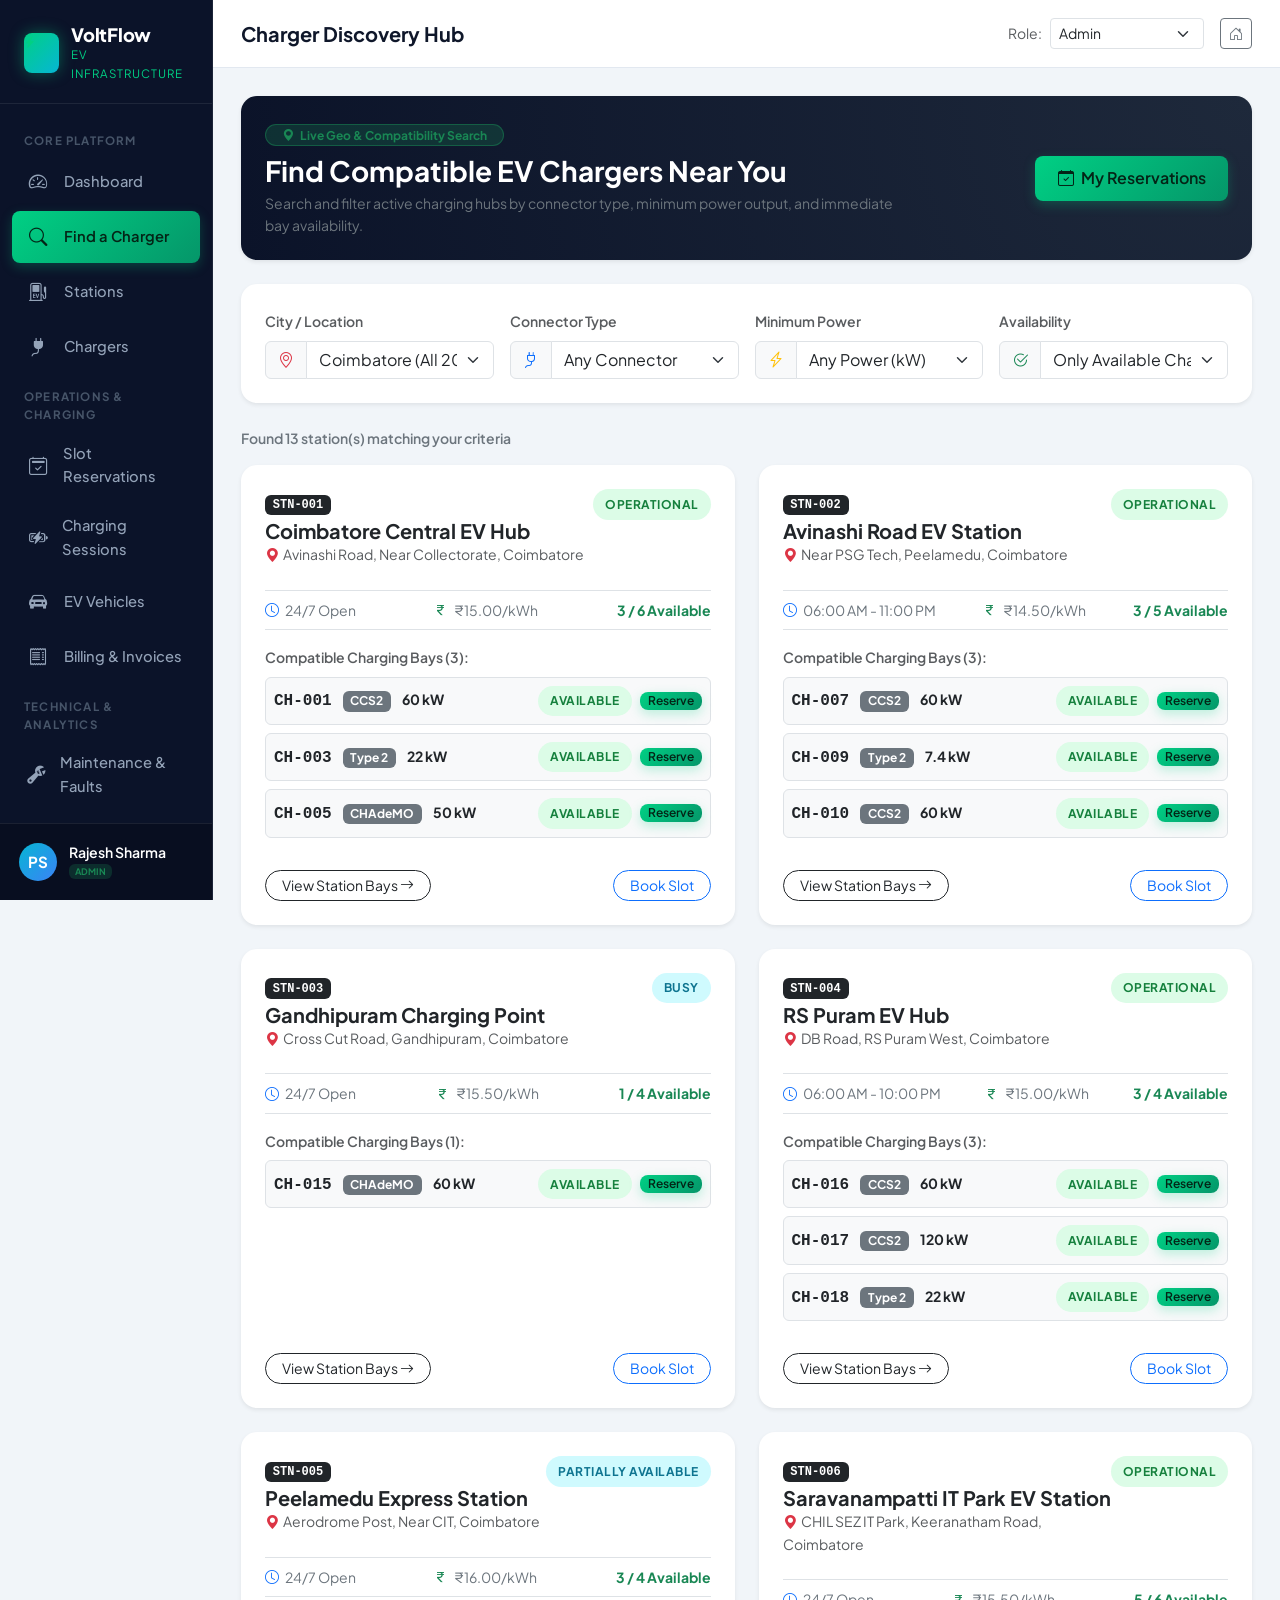
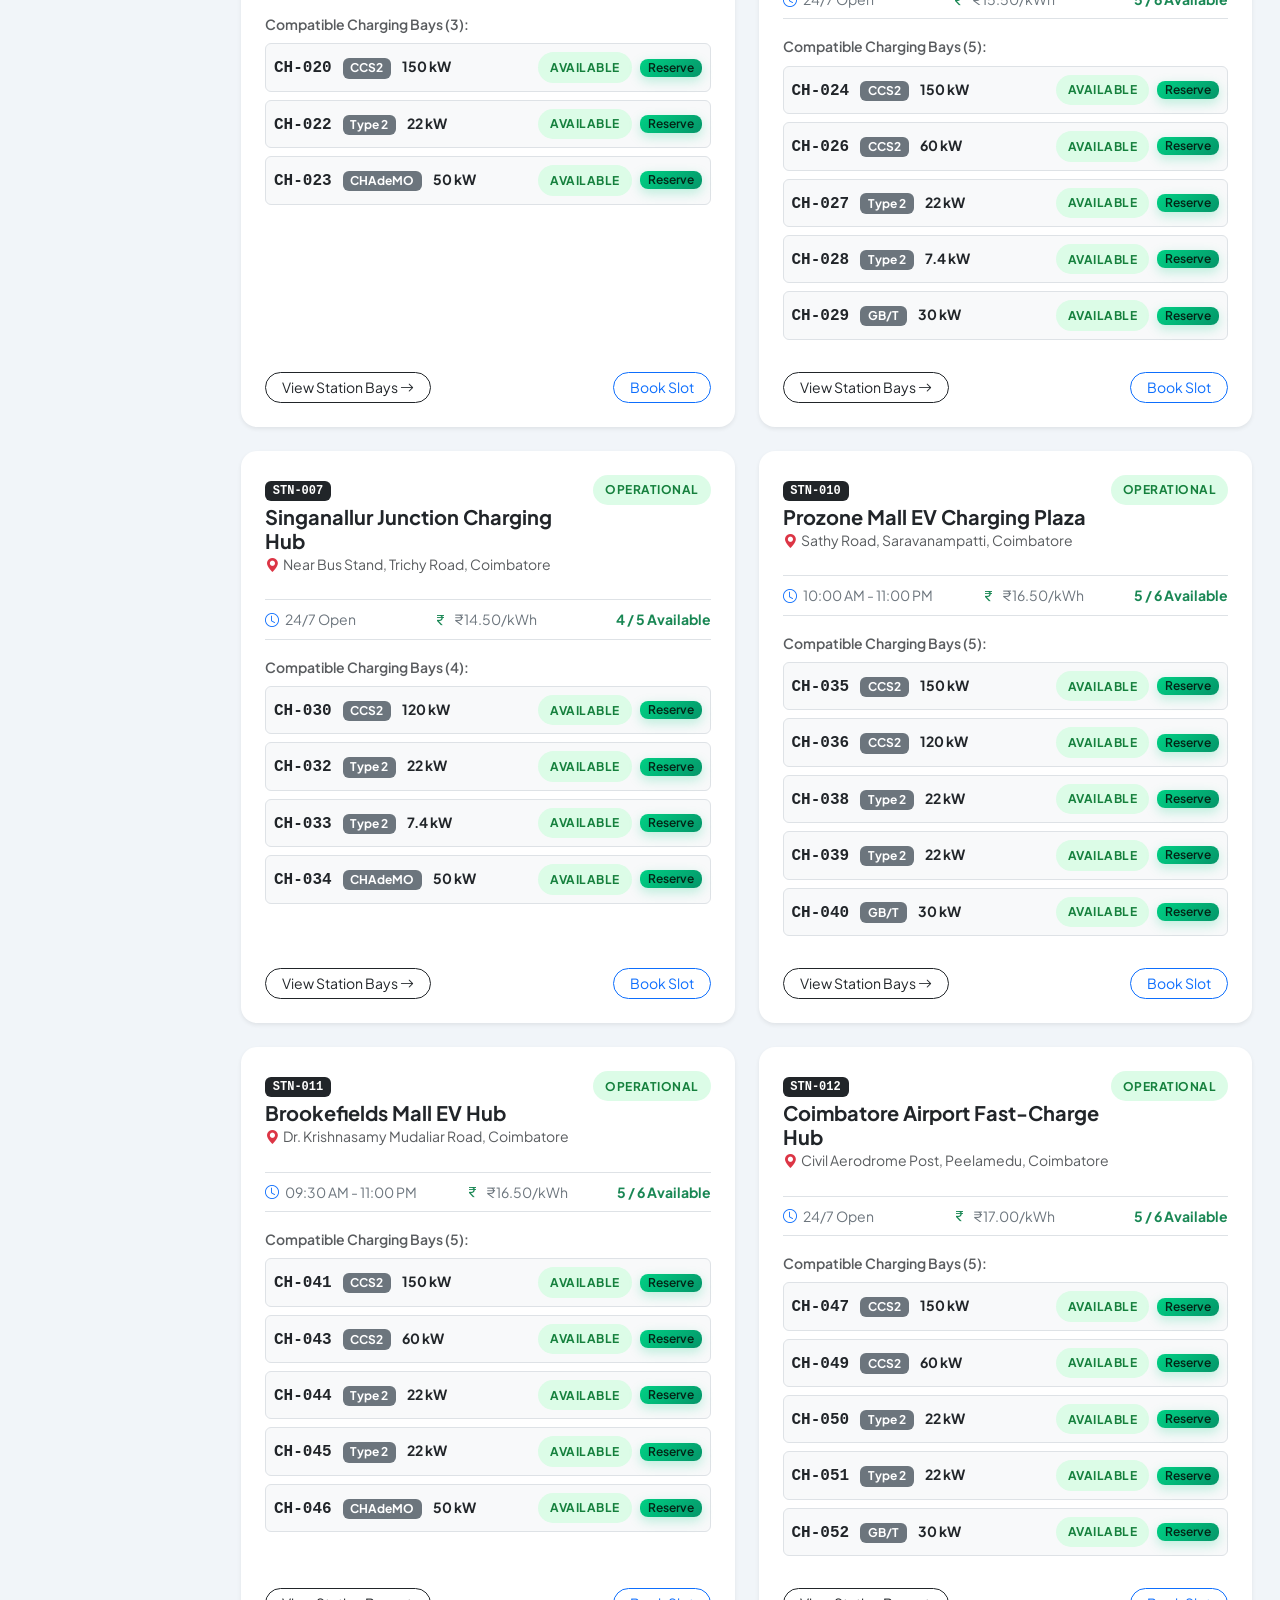
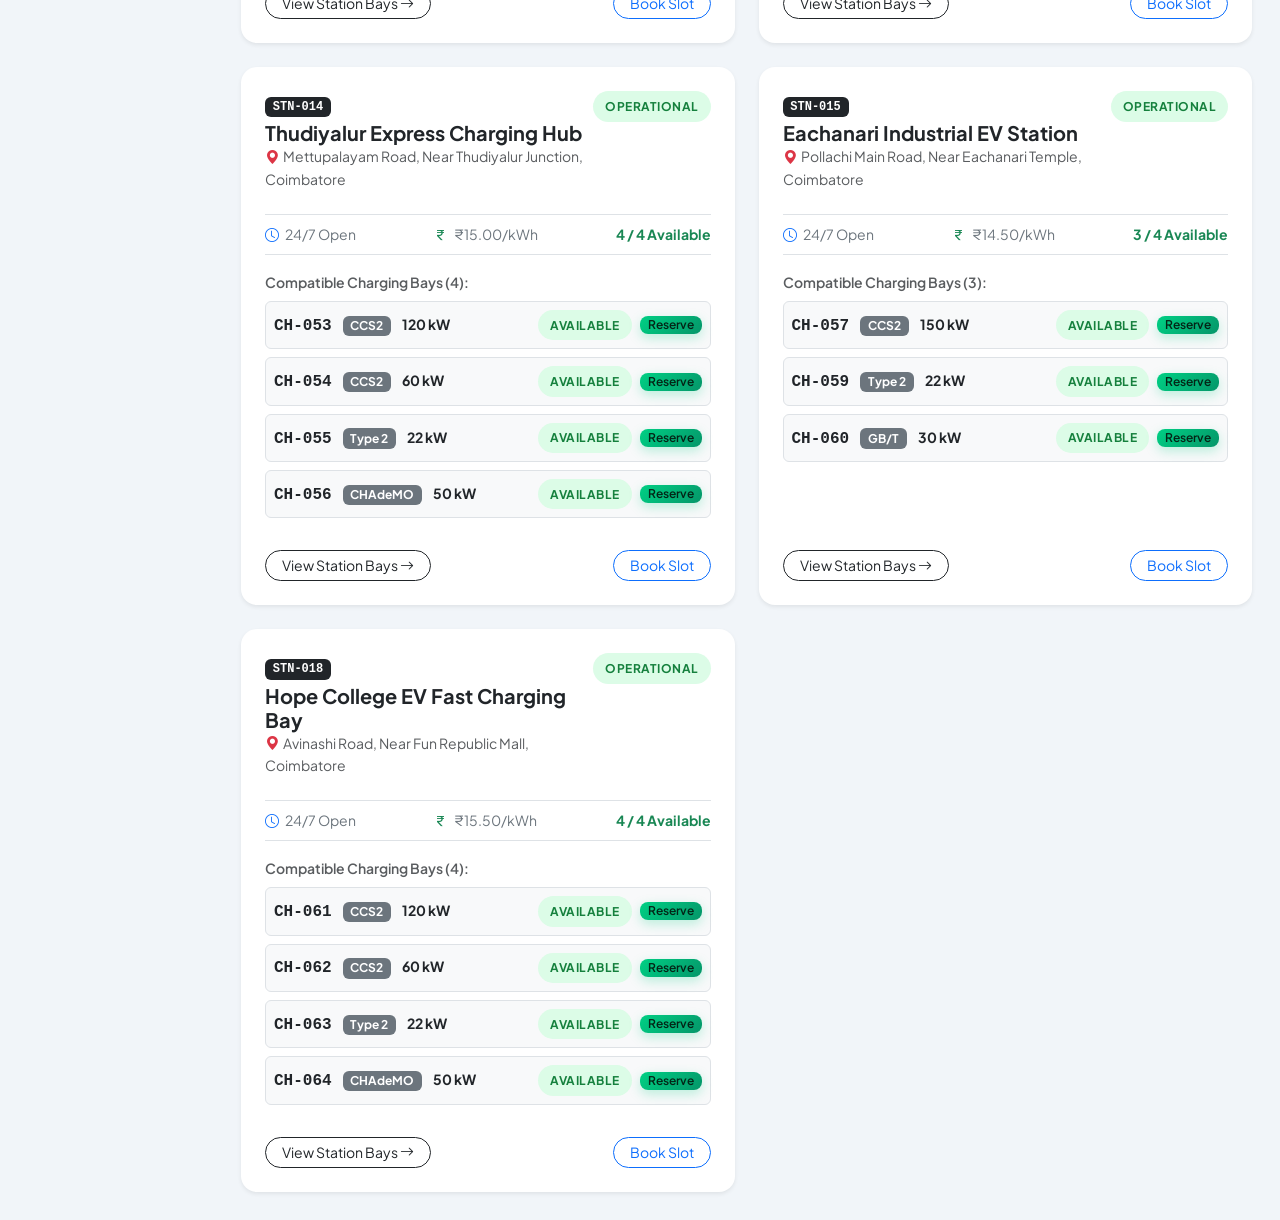
<file: pages/find-charger.html>
<!DOCTYPE html>
<html lang="en">
<head>
  <meta charset="UTF-8">
  <meta name="viewport" content="width=device-width, initial-scale=1.0">
  <title>Find a Charger | EV Charging Station Management System</title>
  
  <!-- Bootstrap 5 CSS -->
  <link href="https://cdn.jsdelivr.net/npm/bootstrap@5.3.3/dist/css/bootstrap.min.css" rel="stylesheet">
  <!-- Bootstrap Icons -->
  <link rel="stylesheet" href="https://cdn.jsdelivr.net/npm/bootstrap-icons@1.11.3/font/bootstrap-icons.min.css">
  
  <!-- Custom Stylesheets -->
  <link rel="stylesheet" href="../css/style.css">
  <link rel="stylesheet" href="../css/dashboard.css">
  <link rel="stylesheet" href="../css/responsive.css">
</head>
<body>

  <div class="app-wrapper">
    <!-- Sidebar -->
    <aside class="app-sidebar">
      <div class="sidebar-brand">
        <span class="ev-brand-icon"><i class="bi bi-lightning-charge-fill"></i></span>
        <div>
          <h4>VoltFlow</h4>
          <span>EV Infrastructure</span>
        </div>
      </div>

      <ul class="sidebar-menu">
        <li class="sidebar-category">Core Platform</li>
        <li><a href="dashboard.html" class="sidebar-link"><i class="bi bi-speedometer2"></i><span>Dashboard</span></a></li>
        <li><a href="find-charger.html" class="sidebar-link active"><i class="bi bi-search"></i><span>Find a Charger</span></a></li>
        <li><a href="stations.html" class="sidebar-link"><i class="bi bi-ev-station"></i><span>Stations</span></a></li>
        <li><a href="chargers.html" class="sidebar-link"><i class="bi bi-plug-fill"></i><span>Chargers</span></a></li>
        <li class="sidebar-category">Operations & Charging</li>
        <li><a href="reservations.html" class="sidebar-link"><i class="bi bi-calendar2-check"></i><span>Slot Reservations</span></a></li>
        <li><a href="charging-session.html" class="sidebar-link"><i class="bi bi-battery-charging"></i><span>Charging Sessions</span></a></li>
        <li><a href="vehicles.html" class="sidebar-link"><i class="bi bi-car-front-fill"></i><span>EV Vehicles</span></a></li>
        <li><a href="billing.html" class="sidebar-link"><i class="bi bi-receipt"></i><span>Billing & Invoices</span></a></li>
        <li class="sidebar-category">Technical & Analytics</li>
        <li><a href="maintenance.html" class="sidebar-link"><i class="bi bi-wrench-adjustable"></i><span>Maintenance & Faults</span></a></li>
        <li><a href="reports.html" class="sidebar-link"><i class="bi bi-bar-chart-line"></i><span>Analytics & Reports</span></a></li>
      </ul>

      <div class="sidebar-footer">
        <div class="user-profile-badge">
          <div class="user-avatar">PS</div>
          <div class="user-info">
            <h6 class="current-user-name-display">Priya Sundaram</h6>
            <p><span class="badge bg-success bg-opacity-25 text-success current-user-role-display">CUSTOMER</span></p>
          </div>
        </div>
      </div>
    </aside>

    <!-- Main Content -->
    <main class="app-main">
      <header class="app-header">
        <div class="d-flex align-items-center gap-3">
          <button class="btn btn-sm btn-light d-lg-none" id="sidebarToggleBtn"><i class="bi bi-list fs-5"></i></button>
          <h5 class="mb-0 fw-bold d-none d-sm-block">Charger Discovery Hub</h5>
        </div>
        <div class="header-actions">
          <div class="d-flex align-items-center gap-2">
            <span class="small text-muted d-none d-sm-inline">Role:</span>
            <select class="form-select form-select-sm role-switcher-select" style="width: auto;">
              <option value="CUSTOMER">Customer</option>
              <option value="ADMIN">Admin</option>
              <option value="STATION_MANAGER">Station Manager</option>
              <option value="TECHNICIAN">Technician</option>
            </select>
          </div>
          <a href="../index.html" class="btn btn-outline-secondary btn-sm"><i class="bi bi-house-door"></i></a>
        </div>
      </header>

      <div class="app-content">
        <!-- Search Hero Section -->
        <div class="card border-0 shadow-sm rounded-4 p-4 mb-4 text-white" style="background: radial-gradient(circle at 100% 0%, #1e293b 0%, #0b1329 100%);">
          <div class="row align-items-center g-3">
            <div class="col-lg-8">
              <span class="badge bg-success bg-opacity-25 text-success border border-success border-opacity-50 px-3 py-1 rounded-pill mb-2">
                <i class="bi bi-geo-alt-fill me-1"></i> Live Geo & Compatibility Search
              </span>
              <h3 class="fw-bold mb-1">Find Compatible EV Chargers Near You</h3>
              <p class="text-secondary small mb-0">Search and filter active charging hubs by connector type, minimum power output, and immediate bay availability.</p>
            </div>
            <div class="col-lg-4 text-lg-end">
              <a href="reservations.html" class="btn btn-ev-primary">
                <i class="bi bi-calendar-check me-1"></i> My Reservations
              </a>
            </div>
          </div>
        </div>

        <!-- Filter Bar -->
        <div class="card border-0 shadow-sm rounded-4 p-4 mb-4 bg-white">
          <div class="row g-3">
            <div class="col-md-3">
              <label class="form-label text-muted small fw-semibold">City / Location</label>
              <div class="input-group">
                <span class="input-group-text bg-light"><i class="bi bi-geo-alt text-danger"></i></span>
                <select class="form-select" id="discoveryCity">
                  <option value="">All Cities</option>
                  <option value="Coimbatore" selected>Coimbatore (All 20 Hubs)</option>
                  <option value="Chennai">Chennai</option>
                  <option value="Bengaluru">Bengaluru</option>
                  <option value="Tiruppur">Tiruppur</option>
                  <option value="Salem">Salem</option>
                </select>
              </div>
            </div>

            <div class="col-md-3">
              <label class="form-label text-muted small fw-semibold">Connector Type</label>
              <div class="input-group">
                <span class="input-group-text bg-light"><i class="bi bi-plug text-primary"></i></span>
                <select class="form-select" id="discoveryConnector">
                  <option value="">Any Connector</option>
                  <option value="CCS2">CCS2 (DC Fast)</option>
                  <option value="Type 2">Type 2 (AC)</option>
                  <option value="CHAdeMO">CHAdeMO (DC)</option>
                  <option value="GB/T">GB/T</option>
                </select>
              </div>
            </div>

            <div class="col-md-3">
              <label class="form-label text-muted small fw-semibold">Minimum Power</label>
              <div class="input-group">
                <span class="input-group-text bg-light"><i class="bi bi-lightning-charge text-warning"></i></span>
                <select class="form-select" id="discoveryPower">
                  <option value="0">Any Power (kW)</option>
                  <option value="22">≥ 22 kW</option>
                  <option value="50">≥ 50 kW (DC Fast)</option>
                  <option value="60">≥ 60 kW</option>
                  <option value="120">≥ 120 kW (Ultra-Fast)</option>
                </select>
              </div>
            </div>

            <div class="col-md-3">
              <label class="form-label text-muted small fw-semibold">Availability</label>
              <div class="input-group">
                <span class="input-group-text bg-light"><i class="bi bi-check2-circle text-success"></i></span>
                <select class="form-select" id="discoveryAvail">
                  <option value="all">All Stations</option>
                  <option value="only_available" selected>Only Available Chargers</option>
                </select>
              </div>
            </div>
          </div>
        </div>

        <!-- Search Results Count -->
        <div class="d-flex justify-content-between align-items-center mb-3">
          <span class="text-secondary small fw-semibold" id="discoveryResultCount">Finding matching stations...</span>
        </div>

        <!-- Matching Stations & Chargers List -->
        <div class="row g-4" id="discoveryResultsContainer">
          <!-- Dynamically populated via JS -->
        </div>

      </div>
    </main>
  </div>

  <!-- Bootstrap JS Bundle -->
  <script src="https://cdn.jsdelivr.net/npm/bootstrap@5.3.3/dist/js/bootstrap.bundle.min.js"></script>
  <!-- App State -->
  <script src="../js/app.js"></script>

  <script>
    document.addEventListener('DOMContentLoaded', () => {
      const citySelect = document.getElementById('discoveryCity');
      const connectorSelect = document.getElementById('discoveryConnector');
      const powerSelect = document.getElementById('discoveryPower');
      const availSelect = document.getElementById('discoveryAvail');

      [citySelect, connectorSelect, powerSelect, availSelect].forEach(el => {
        el.addEventListener('change', runDiscovery);
      });

      runDiscovery();

      function runDiscovery() {
        const city = citySelect.value;
        const connector = connectorSelect.value;
        const minPower = parseFloat(powerSelect.value) || 0;
        const onlyAvail = availSelect.value === 'only_available';

        const stations = evApp.getStations();
        const chargers = evApp.getChargers();

        const container = document.getElementById('discoveryResultsContainer');
        const countDisplay = document.getElementById('discoveryResultCount');

        const matchingStations = [];

        stations.forEach(stn => {
          if (city && stn.city !== city) return;

          // Check chargers of this station
          const stnChargers = chargers.filter(c => c.stationId === stn.id);
          const matchingChargers = stnChargers.filter(c => {
            const matchConn = !connector || c.connectorType === connector;
            const matchPwr = c.powerKw >= minPower;
            const matchAvail = !onlyAvail || c.status === 'Available';
            return matchConn && matchPwr && matchAvail;
          });

          if (matchingChargers.length > 0 || (!connector && minPower === 0 && !onlyAvail)) {
            matchingStations.push({
              station: stn,
              matchingChargers: matchingChargers,
              allChargers: stnChargers
            });
          }
        });

        countDisplay.textContent = `Found ${matchingStations.length} station(s) matching your criteria`;

        if (matchingStations.length === 0) {
          container.innerHTML = `
            <div class="col-12 text-center py-5">
              <i class="bi bi-ev-station text-muted fs-1 mb-2"></i>
              <h5 class="text-secondary">No matching chargers found</h5>
              <p class="text-muted small">Try relaxing the minimum power requirement or removing connector filters.</p>
            </div>
          `;
          return;
        }

        let html = '';
        matchingStations.forEach(item => {
          const stn = item.station;
          const matchChs = item.matchingChargers;
          const availCount = item.allChargers.filter(c => c.status === 'Available').length;

          let chargersHtml = '';
          matchChs.forEach(c => {
            chargersHtml += `
              <div class="d-flex justify-content-between align-items-center p-2 rounded mb-2 bg-light border">
                <div>
                  <span class="font-monospace fw-bold text-dark me-2">${c.code}</span>
                  <span class="badge bg-secondary me-2">${c.connectorType}</span>
                  <strong class="text-dark small">${c.powerKw} kW</strong>
                </div>
                <div class="d-flex align-items-center gap-2">
                  <span class="badge-status ${c.status.toLowerCase()}">${c.status}</span>
                  ${c.status === 'Available' ? 
                    `<a href="reservations.html?stationId=${stn.id}&chargerId=${c.id}" class="btn btn-sm btn-ev-primary py-0 px-2" style="font-size:0.75rem;">Reserve</a>` : 
                    `<button class="btn btn-sm btn-secondary py-0 px-2 disabled" style="font-size:0.75rem;">Occupied</button>`
                  }
                </div>
              </div>
            `;
          });

          html += `
            <div class="col-lg-6">
              <div class="card h-100 border-0 shadow-sm rounded-4 p-4">
                <div class="d-flex justify-content-between align-items-start mb-2">
                  <div>
                    <span class="badge bg-dark font-monospace mb-1">${stn.id}</span>
                    <h5 class="fw-bold mb-0 text-dark">${stn.name}</h5>
                    <p class="text-muted small mb-0"><i class="bi bi-geo-alt-fill text-danger me-1"></i>${stn.address}, ${stn.city}</p>
                  </div>
                  <span class="badge-status ${stn.status.toLowerCase().includes('oper') ? 'available' : 'charging'}">
                    ${stn.status}
                  </span>
                </div>

                <div class="d-flex justify-content-between align-items-center py-2 border-top border-bottom my-3 small text-secondary">
                  <span><i class="bi bi-clock me-1 text-primary"></i> ${stn.operatingHours}</span>
                  <span><i class="bi bi-currency-rupee me-1 text-success"></i> ₹${stn.pricingRate.toFixed(2)}/kWh</span>
                  <span class="fw-bold text-success">${availCount} / ${item.allChargers.length} Available</span>
                </div>

                <div class="mb-3">
                  <div class="text-muted small fw-semibold mb-2">Compatible Charging Bays (${matchChs.length}):</div>
                  ${chargersHtml || '<div class="text-muted small fst-italic">No bays matched the exact connector/power criteria at this hub.</div>'}
                </div>

                <div class="mt-auto d-flex justify-content-between align-items-center pt-2">
                  <a href="station-details.html?id=${stn.id}" class="btn btn-outline-dark btn-sm rounded-pill px-3">
                    View Station Bays <i class="bi bi-arrow-right"></i>
                  </a>
                  <a href="reservations.html?stationId=${stn.id}" class="btn btn-outline-primary btn-sm rounded-pill px-3">
                    Book Slot
                  </a>
                </div>
              </div>
            </div>
          `;
        });

        container.innerHTML = html;
      }
    });
  </script>
</body>
</html>
</file>
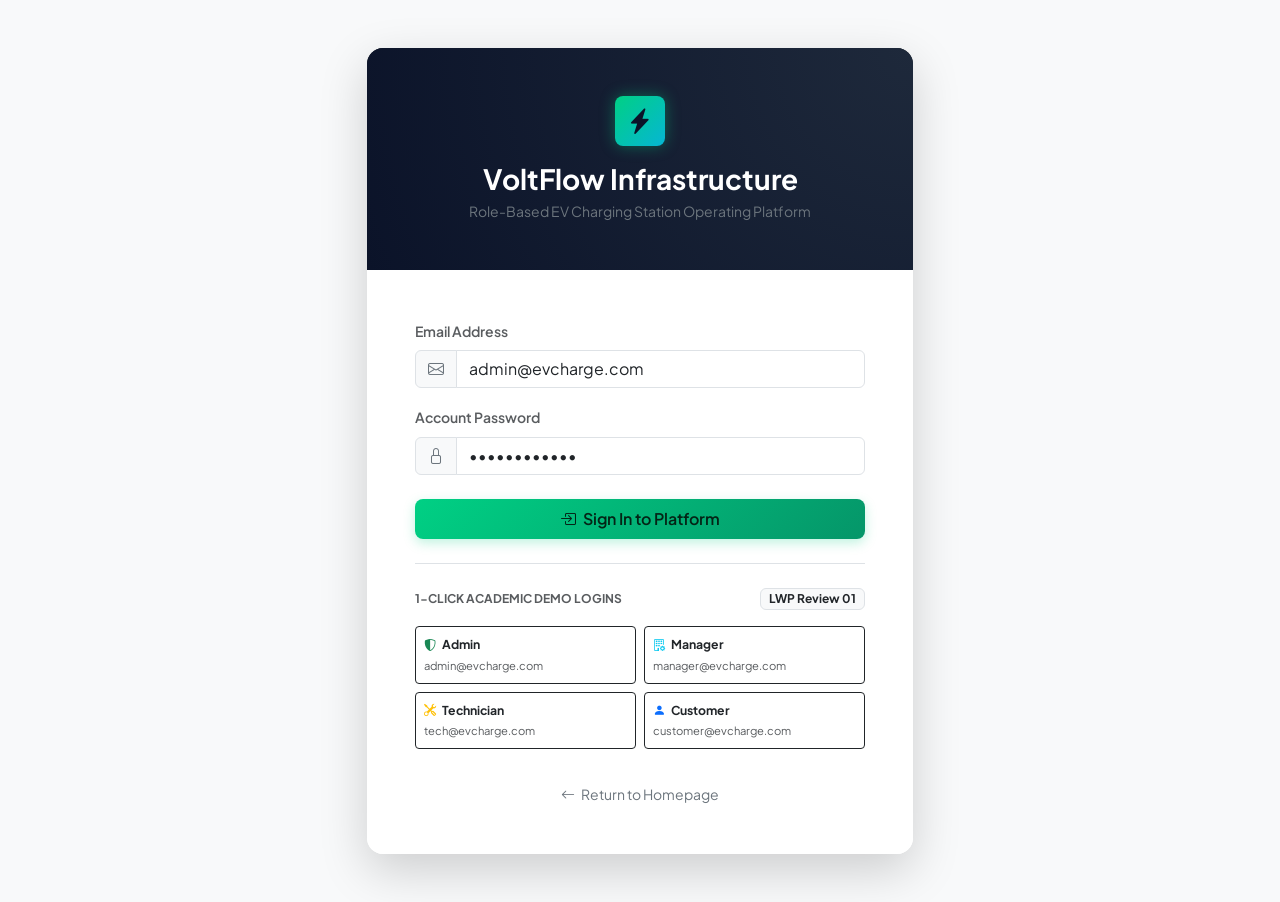
<file: pages/login.html>
<!DOCTYPE html>
<html lang="en">
<head>
  <meta charset="UTF-8">
  <meta name="viewport" content="width=device-width, initial-scale=1.0">
  <title>Portal Authentication | EV Charging Station Management System</title>
  
  <!-- Bootstrap 5 CSS -->
  <link href="https://cdn.jsdelivr.net/npm/bootstrap@5.3.3/dist/css/bootstrap.min.css" rel="stylesheet">
  <!-- Bootstrap Icons -->
  <link rel="stylesheet" href="https://cdn.jsdelivr.net/npm/bootstrap-icons@1.11.3/font/bootstrap-icons.min.css">
  
  <!-- Custom Stylesheets -->
  <link rel="stylesheet" href="../css/style.css">
  <link rel="stylesheet" href="../css/dashboard.css">
  <link rel="stylesheet" href="../css/responsive.css">
</head>
<body class="bg-light d-flex align-items-center justify-content-center" style="min-height: 100vh;">

  <div class="container py-5">
    <div class="row justify-content-center">
      <div class="col-md-9 col-lg-7 col-xl-6">
        <div class="card border-0 shadow-lg rounded-4 overflow-hidden">
          <!-- Card Header / Brand -->
          <div class="p-4 p-md-5 bg-dark text-white text-center" style="background: radial-gradient(circle at 100% 0%, #1e293b 0%, #0b1329 100%);">
            <div class="ev-brand-icon mx-auto mb-3" style="width: 50px; height: 50px; font-size: 1.6rem;">
              <i class="bi bi-lightning-charge-fill"></i>
            </div>
            <h3 class="fw-bold mb-1">VoltFlow Infrastructure</h3>
            <p class="text-secondary small mb-0">Role-Based EV Charging Station Operating Platform</p>
          </div>

          <!-- Login Form Body -->
          <div class="p-4 p-md-5 bg-white">
            <form id="portalLoginForm">
              <div class="mb-3">
                <label class="form-label text-muted small fw-semibold">Email Address</label>
                <div class="input-group">
                  <span class="input-group-text bg-light"><i class="bi bi-envelope text-secondary"></i></span>
                  <input type="email" class="form-control" id="loginEmail" required value="admin@evcharge.com" placeholder="name@domain.com">
                </div>
              </div>

              <div class="mb-4">
                <label class="form-label text-muted small fw-semibold">Account Password</label>
                <div class="input-group">
                  <span class="input-group-text bg-light"><i class="bi bi-lock text-secondary"></i></span>
                  <input type="password" class="form-control" id="loginPassword" required value="voltflow2026" placeholder="••••••••">
                </div>
              </div>

              <button type="submit" class="btn btn-ev-primary w-100 mb-4 py-2">
                <i class="bi bi-box-arrow-in-right me-1"></i> Sign In to Platform
              </button>
            </form>

            <!-- Quick Role Demo Switcher (Academic Project Feature) -->
            <div class="border-top pt-4">
              <div class="d-flex justify-content-between align-items-center mb-3">
                <span class="text-muted small fw-bold text-uppercase" style="font-size:0.75rem;">1-Click Academic Demo Logins</span>
                <span class="badge bg-light text-dark border">LWP Review 01</span>
              </div>

              <div class="row g-2">
                <div class="col-6">
                  <button type="button" class="btn btn-outline-dark btn-sm w-100 text-start p-2" onclick="quickLoginRole('ADMIN')">
                    <div class="fw-bold small"><i class="bi bi-shield-shaded text-success me-1"></i> Admin</div>
                    <small class="text-muted" style="font-size:0.7rem;">admin@evcharge.com</small>
                  </button>
                </div>
                <div class="col-6">
                  <button type="button" class="btn btn-outline-dark btn-sm w-100 text-start p-2" onclick="quickLoginRole('STATION_MANAGER')">
                    <div class="fw-bold small"><i class="bi bi-building-gear text-info me-1"></i> Manager</div>
                    <small class="text-muted" style="font-size:0.7rem;">manager@evcharge.com</small>
                  </button>
                </div>
                <div class="col-6">
                  <button type="button" class="btn btn-outline-dark btn-sm w-100 text-start p-2" onclick="quickLoginRole('TECHNICIAN')">
                    <div class="fw-bold small"><i class="bi bi-tools text-warning me-1"></i> Technician</div>
                    <small class="text-muted" style="font-size:0.7rem;">tech@evcharge.com</small>
                  </button>
                </div>
                <div class="col-6">
                  <button type="button" class="btn btn-outline-dark btn-sm w-100 text-start p-2" onclick="quickLoginRole('CUSTOMER')">
                    <div class="fw-bold small"><i class="bi bi-person-fill text-primary me-1"></i> Customer</div>
                    <small class="text-muted" style="font-size:0.7rem;">customer@evcharge.com</small>
                  </button>
                </div>
              </div>
            </div>

            <div class="text-center mt-4 pt-2">
              <a href="../index.html" class="text-decoration-none text-secondary small">
                <i class="bi bi-arrow-left me-1"></i> Return to Homepage
              </a>
            </div>
          </div>
        </div>
      </div>
    </div>
  </div>

  <!-- Bootstrap JS Bundle -->
  <script src="https://cdn.jsdelivr.net/npm/bootstrap@5.3.3/dist/js/bootstrap.bundle.min.js"></script>
  <!-- App State -->
  <script src="../js/app.js"></script>

  <script>
    document.addEventListener('DOMContentLoaded', () => {
      const loginForm = document.getElementById('portalLoginForm');
      if (loginForm) {
        loginForm.addEventListener('submit', (e) => {
          e.preventDefault();
          const email = document.getElementById('loginEmail').value.trim();
          
          let role = 'ADMIN';
          if (email.includes('manager')) role = 'STATION_MANAGER';
          else if (email.includes('tech')) role = 'TECHNICIAN';
          else if (email.includes('customer')) role = 'CUSTOMER';

          evApp.setCurrentUser(role);
          showToast('Authentication Successful', `Welcome back! Signed in as ${role}`, 'success');
          setTimeout(() => {
            window.location.href = 'dashboard.html';
          }, 400);
        });
      }
    });

    function quickLoginRole(role) {
      evApp.setCurrentUser(role);
      showToast('Quick Sign-in', `Logged in as ${role}`, 'success');
      setTimeout(() => {
        window.location.href = 'dashboard.html';
      }, 300);
    }
  </script>
</body>
</html>
</file>
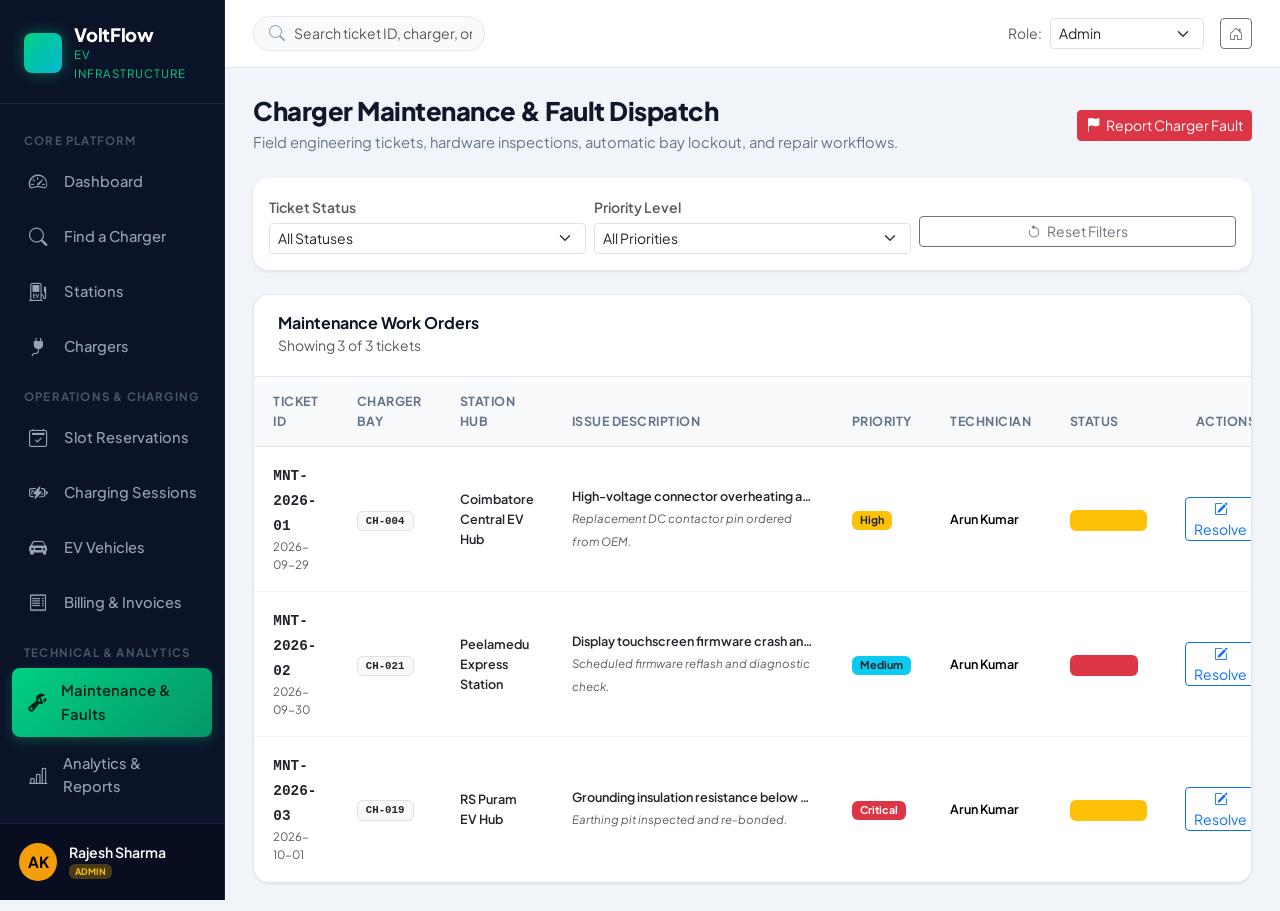
<file: pages/maintenance.html>
<!DOCTYPE html>
<html lang="en">
<head>
  <meta charset="UTF-8">
  <meta name="viewport" content="width=device-width, initial-scale=1.0">
  <title>Maintenance & Fault Reporting | EV Charging Station Management System</title>
  
  <!-- Bootstrap 5 CSS -->
  <link href="https://cdn.jsdelivr.net/npm/bootstrap@5.3.3/dist/css/bootstrap.min.css" rel="stylesheet">
  <!-- Bootstrap Icons -->
  <link rel="stylesheet" href="https://cdn.jsdelivr.net/npm/bootstrap-icons@1.11.3/font/bootstrap-icons.min.css">
  
  <!-- Custom Stylesheets -->
  <link rel="stylesheet" href="../css/style.css">
  <link rel="stylesheet" href="../css/dashboard.css">
  <link rel="stylesheet" href="../css/responsive.css">
</head>
<body>

  <div class="app-wrapper">
    <!-- Sidebar -->
    <aside class="app-sidebar">
      <div class="sidebar-brand">
        <span class="ev-brand-icon"><i class="bi bi-lightning-charge-fill"></i></span>
        <div>
          <h4>VoltFlow</h4>
          <span>EV Infrastructure</span>
        </div>
      </div>

      <ul class="sidebar-menu">
        <li class="sidebar-category">Core Platform</li>
        <li><a href="dashboard.html" class="sidebar-link"><i class="bi bi-speedometer2"></i><span>Dashboard</span></a></li>
        <li><a href="find-charger.html" class="sidebar-link"><i class="bi bi-search"></i><span>Find a Charger</span></a></li>
        <li><a href="stations.html" class="sidebar-link"><i class="bi bi-ev-station"></i><span>Stations</span></a></li>
        <li><a href="chargers.html" class="sidebar-link"><i class="bi bi-plug-fill"></i><span>Chargers</span></a></li>
        <li class="sidebar-category">Operations & Charging</li>
        <li><a href="reservations.html" class="sidebar-link"><i class="bi bi-calendar2-check"></i><span>Slot Reservations</span></a></li>
        <li><a href="charging-session.html" class="sidebar-link"><i class="bi bi-battery-charging"></i><span>Charging Sessions</span></a></li>
        <li><a href="vehicles.html" class="sidebar-link"><i class="bi bi-car-front-fill"></i><span>EV Vehicles</span></a></li>
        <li><a href="billing.html" class="sidebar-link"><i class="bi bi-receipt"></i><span>Billing & Invoices</span></a></li>
        <li class="sidebar-category">Technical & Analytics</li>
        <li><a href="maintenance.html" class="sidebar-link active"><i class="bi bi-wrench-adjustable"></i><span>Maintenance & Faults</span></a></li>
        <li><a href="reports.html" class="sidebar-link"><i class="bi bi-bar-chart-line"></i><span>Analytics & Reports</span></a></li>
      </ul>

      <div class="sidebar-footer">
        <div class="user-profile-badge">
          <div class="user-avatar" style="background:#f59e0b; color:#000;">AK</div>
          <div class="user-info">
            <h6 class="current-user-name-display">Arun Kumar</h6>
            <p><span class="badge bg-warning bg-opacity-25 text-warning current-user-role-display">TECHNICIAN</span></p>
          </div>
        </div>
      </div>
    </aside>

    <!-- Main Content -->
    <main class="app-main">
      <header class="app-header">
        <div class="d-flex align-items-center gap-3">
          <button class="btn btn-sm btn-light d-lg-none" id="sidebarToggleBtn"><i class="bi bi-list fs-5"></i></button>
          <div class="header-search d-none d-md-block">
            <i class="bi bi-search"></i>
            <input type="text" id="maintSearchKeyword" class="form-control" placeholder="Search ticket ID, charger, or issue...">
          </div>
        </div>

        <div class="header-actions">
          <div class="d-flex align-items-center gap-2">
            <span class="small text-muted d-none d-sm-inline">Role:</span>
            <select class="form-select form-select-sm role-switcher-select" style="width: auto;">
              <option value="TECHNICIAN">Technician</option>
              <option value="ADMIN">Admin</option>
              <option value="STATION_MANAGER">Station Manager</option>
              <option value="CUSTOMER">Customer</option>
            </select>
          </div>
          <a href="../index.html" class="btn btn-outline-secondary btn-sm"><i class="bi bi-house-door"></i></a>
        </div>
      </header>

      <div class="app-content">
        <!-- Title & Action -->
        <div class="d-flex flex-wrap justify-content-between align-items-center page-title-box">
          <div>
            <h3>Charger Maintenance & Fault Dispatch</h3>
            <p>Field engineering tickets, hardware inspections, automatic bay lockout, and repair workflows.</p>
          </div>
          <button class="btn btn-danger btn-sm" data-bs-toggle="modal" data-bs-target="#reportFaultModal">
            <i class="bi bi-flag-fill me-1"></i> Report Charger Fault
          </button>
        </div>

        <!-- Filter Controls -->
        <div class="card border-0 shadow-sm rounded-4 p-3 mb-4 bg-white">
          <div class="row g-2 align-items-center">
            <div class="col-md-4">
              <label class="form-label text-muted small fw-semibold mb-1">Ticket Status</label>
              <select class="form-select form-select-sm" id="maintFilterStatus">
                <option value="">All Statuses</option>
                <option value="Reported">Reported</option>
                <option value="In Progress">In Progress</option>
                <option value="Completed">Completed</option>
              </select>
            </div>
            <div class="col-md-4">
              <label class="form-label text-muted small fw-semibold mb-1">Priority Level</label>
              <select class="form-select form-select-sm" id="maintFilterPriority">
                <option value="">All Priorities</option>
                <option value="Critical">Critical</option>
                <option value="High">High</option>
                <option value="Medium">Medium</option>
                <option value="Low">Low</option>
              </select>
            </div>
            <div class="col-md-4 text-end pt-3">
              <button class="btn btn-outline-secondary btn-sm w-100" id="maintResetFiltersBtn">
                <i class="bi bi-arrow-counterclockwise me-1"></i> Reset Filters
              </button>
            </div>
          </div>
        </div>

        <!-- Maintenance Tickets Table -->
        <div class="data-table-card">
          <div class="card-header">
            <div>
              <h6 class="fw-bold mb-0">Maintenance Work Orders</h6>
              <small class="text-muted" id="maintCountSummary">Active and historical repair logs</small>
            </div>
          </div>
          <div class="table-responsive">
            <table class="table mb-0">
              <thead>
                <tr>
                  <th>Ticket ID</th>
                  <th>Charger Bay</th>
                  <th>Station Hub</th>
                  <th>Issue Description</th>
                  <th>Priority</th>
                  <th>Technician</th>
                  <th>Status</th>
                  <th class="text-end">Actions</th>
                </tr>
              </thead>
              <tbody id="maintenanceTableBody">
                <!-- Populated via js/maintenance.js -->
              </tbody>
            </table>
          </div>
        </div>

      </div>
    </main>
  </div>

  <!-- Report Fault Modal -->
  <div class="modal fade" id="reportFaultModal" tabindex="-1" aria-labelledby="reportFaultModalLabel" aria-hidden="true">
    <div class="modal-dialog modal-dialog-centered">
      <div class="modal-content border-0 shadow">
        <div class="modal-header bg-danger text-white">
          <h5 class="modal-title fs-6" id="reportFaultModalLabel"><i class="bi bi-exclamation-triangle-fill me-2"></i>Report Charger Fault</h5>
          <button type="button" class="btn-close btn-close-white" data-bs-dismiss="modal" aria-label="Close"></button>
        </div>
        <form id="reportFaultForm">
          <div class="modal-body p-4">
            <div class="mb-3">
              <label class="form-label fw-semibold small">Select Faulty Charger <span class="text-danger">*</span></label>
              <select class="form-select" id="faultChargerSelect" required>
                <!-- Populated via JS -->
              </select>
            </div>

            <div class="row g-3 mb-3">
              <div class="col-6">
                <label class="form-label fw-semibold small">Problem Category <span class="text-danger">*</span></label>
                <select class="form-select" id="faultCategorySelect" required>
                  <option value="Charging Cable Damaged">Charging Cable Damaged</option>
                  <option value="Connector Latch Failure">Connector Latch Failure</option>
                  <option value="Grounding / Insulation Fault">Grounding / Insulation Fault</option>
                  <option value="Touchscreen / UI Crash">Touchscreen / UI Crash</option>
                  <option value="Power Overheating">Power Module Overheating</option>
                  <option value="Network Offline">Telemetry Link Failure</option>
                </select>
              </div>

              <div class="col-6">
                <label class="form-label fw-semibold small">Priority Level <span class="text-danger">*</span></label>
                <select class="form-select" id="faultPrioritySelect" required>
                  <option value="Critical">Critical (Immediate shutdown)</option>
                  <option value="High" selected>High (High-voltage issue)</option>
                  <option value="Medium">Medium (Display / minor)</option>
                  <option value="Low">Low (Cosmetic / routine)</option>
                </select>
              </div>
            </div>

            <div class="mb-3">
              <label class="form-label fw-semibold small">Detailed Technical Description <span class="text-danger">*</span></label>
              <textarea class="form-control" id="faultDescInput" rows="3" required placeholder="Describe symptoms, error codes, and condition observed..."></textarea>
            </div>

            <div class="alert alert-secondary small mb-0">
              <i class="bi bi-shield-lock-fill text-danger me-1"></i>
              <strong>Safety Protocol:</strong> Submitting this ticket will immediately change charger status to <strong>MAINTENANCE</strong> and lock it from reservations.
            </div>
          </div>
          <div class="modal-footer bg-light">
            <button type="button" class="btn btn-secondary btn-sm" data-bs-dismiss="modal">Cancel</button>
            <button type="submit" class="btn btn-danger btn-sm px-3">Dispatch Ticket</button>
          </div>
        </form>
      </div>
    </div>
  </div>

  <!-- Update Maintenance Ticket Modal -->
  <div class="modal fade" id="updateTicketModal" tabindex="-1" aria-hidden="true">
    <div class="modal-dialog modal-dialog-centered">
      <div class="modal-content border-0 shadow">
        <div class="modal-header bg-dark text-white">
          <h5 class="modal-title fs-6">Update Maintenance Work Order</h5>
          <button type="button" class="btn-close btn-close-white" data-bs-dismiss="modal" aria-label="Close"></button>
        </div>
        <div class="modal-body p-4">
          <input type="hidden" id="updateTicketId">
          <p class="small text-muted mb-3">Update state for ticket <strong id="updateTicketDisplayId">MNT-2026-01</strong>:</p>

          <div class="mb-3">
            <label class="form-label fw-semibold small">Work Order Status</label>
            <select class="form-select" id="updateTicketStatusSelect">
              <option value="Reported">Reported</option>
              <option value="In Progress">In Progress (Under active repair)</option>
              <option value="Completed">Completed (Repaired & tested)</option>
            </select>
          </div>

          <div class="mb-3">
            <label class="form-label fw-semibold small">Engineering Remarks & Action Taken</label>
            <textarea class="form-control" id="updateTicketRemarksInput" rows="2" placeholder="e.g. DC contactor replaced, insulation tested at 500V..."></textarea>
          </div>
        </div>
        <div class="modal-footer bg-light">
          <button type="button" class="btn btn-secondary btn-sm" data-bs-dismiss="modal">Cancel</button>
          <button type="button" class="btn btn-ev-primary btn-sm px-3" onclick="saveTicketUpdate()">Save & Synchronize</button>
        </div>
      </div>
    </div>
  </div>

  <!-- Bootstrap JS Bundle -->
  <script src="https://cdn.jsdelivr.net/npm/bootstrap@5.3.3/dist/js/bootstrap.bundle.min.js"></script>
  <!-- App State -->
  <script src="../js/app.js"></script>
  <!-- Maintenance JS -->
  <script src="../js/maintenance.js"></script>
</body>
</html>
</file>
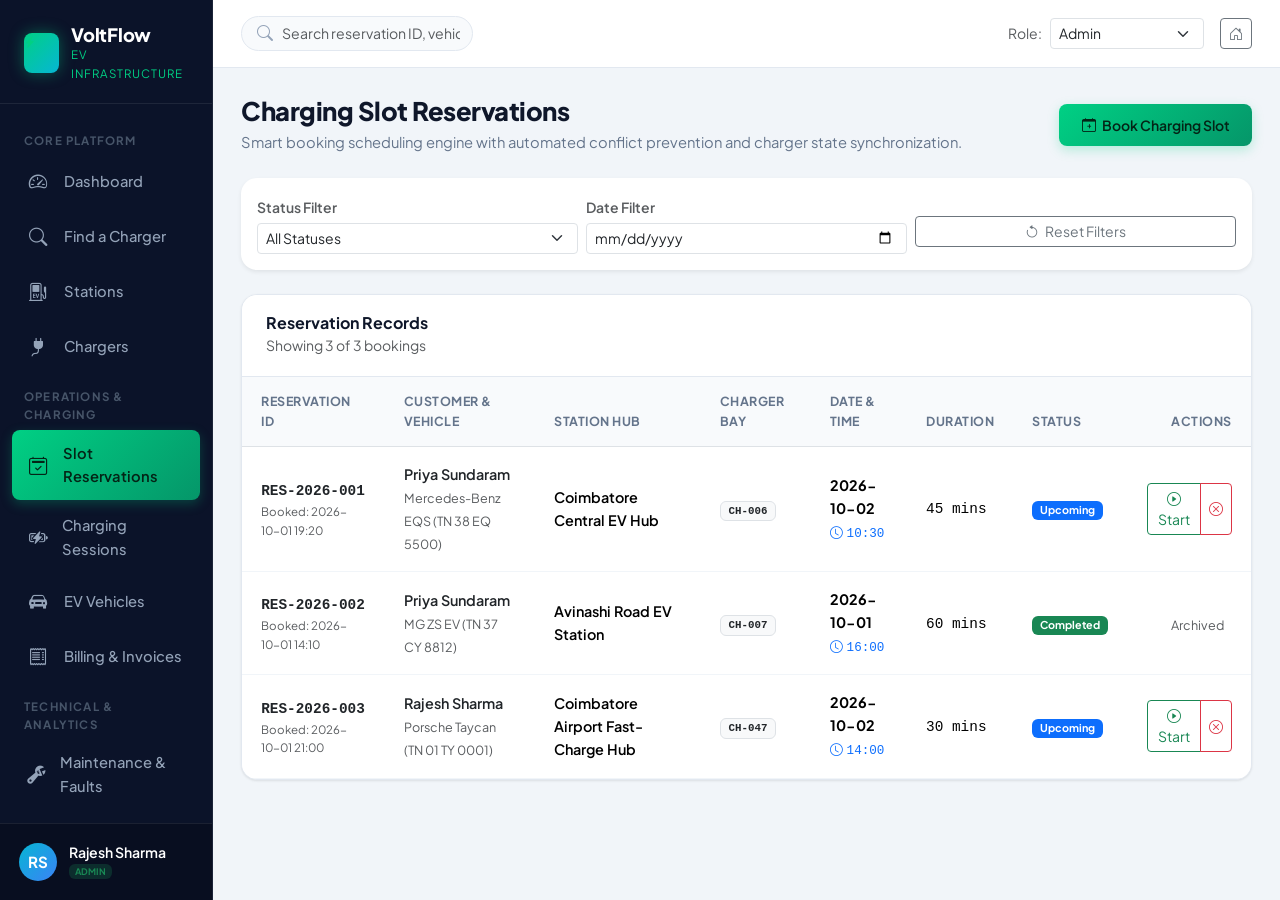
<file: pages/reservations.html>
<!DOCTYPE html>
<html lang="en">
<head>
  <meta charset="UTF-8">
  <meta name="viewport" content="width=device-width, initial-scale=1.0">
  <title>Slot Reservations | EV Charging Station Management System</title>
  
  <!-- Bootstrap 5 CSS -->
  <link href="https://cdn.jsdelivr.net/npm/bootstrap@5.3.3/dist/css/bootstrap.min.css" rel="stylesheet">
  <!-- Bootstrap Icons -->
  <link rel="stylesheet" href="https://cdn.jsdelivr.net/npm/bootstrap-icons@1.11.3/font/bootstrap-icons.min.css">
  
  <!-- Custom Stylesheets -->
  <link rel="stylesheet" href="../css/style.css">
  <link rel="stylesheet" href="../css/dashboard.css">
  <link rel="stylesheet" href="../css/responsive.css">
</head>
<body>

  <div class="app-wrapper">
    <!-- Sidebar -->
    <aside class="app-sidebar">
      <div class="sidebar-brand">
        <span class="ev-brand-icon"><i class="bi bi-lightning-charge-fill"></i></span>
        <div>
          <h4>VoltFlow</h4>
          <span>EV Infrastructure</span>
        </div>
      </div>

      <ul class="sidebar-menu">
        <li class="sidebar-category">Core Platform</li>
        <li><a href="dashboard.html" class="sidebar-link"><i class="bi bi-speedometer2"></i><span>Dashboard</span></a></li>
        <li><a href="find-charger.html" class="sidebar-link"><i class="bi bi-search"></i><span>Find a Charger</span></a></li>
        <li><a href="stations.html" class="sidebar-link"><i class="bi bi-ev-station"></i><span>Stations</span></a></li>
        <li><a href="chargers.html" class="sidebar-link"><i class="bi bi-plug-fill"></i><span>Chargers</span></a></li>
        <li class="sidebar-category">Operations & Charging</li>
        <li><a href="reservations.html" class="sidebar-link active"><i class="bi bi-calendar2-check"></i><span>Slot Reservations</span></a></li>
        <li><a href="charging-session.html" class="sidebar-link"><i class="bi bi-battery-charging"></i><span>Charging Sessions</span></a></li>
        <li><a href="vehicles.html" class="sidebar-link"><i class="bi bi-car-front-fill"></i><span>EV Vehicles</span></a></li>
        <li><a href="billing.html" class="sidebar-link"><i class="bi bi-receipt"></i><span>Billing & Invoices</span></a></li>
        <li class="sidebar-category">Technical & Analytics</li>
        <li><a href="maintenance.html" class="sidebar-link"><i class="bi bi-wrench-adjustable"></i><span>Maintenance & Faults</span></a></li>
        <li><a href="reports.html" class="sidebar-link"><i class="bi bi-bar-chart-line"></i><span>Analytics & Reports</span></a></li>
      </ul>

      <div class="sidebar-footer">
        <div class="user-profile-badge">
          <div class="user-avatar">RS</div>
          <div class="user-info">
            <h6 class="current-user-name-display">Rajesh Sharma</h6>
            <p><span class="badge bg-success bg-opacity-25 text-success current-user-role-display">ADMIN</span></p>
          </div>
        </div>
      </div>
    </aside>

    <!-- Main Content -->
    <main class="app-main">
      <header class="app-header">
        <div class="d-flex align-items-center gap-3">
          <button class="btn btn-sm btn-light d-lg-none" id="sidebarToggleBtn"><i class="bi bi-list fs-5"></i></button>
          <div class="header-search d-none d-md-block">
            <i class="bi bi-search"></i>
            <input type="text" id="resSearchKeyword" class="form-control" placeholder="Search reservation ID, vehicle, or station...">
          </div>
        </div>

        <div class="header-actions">
          <div class="d-flex align-items-center gap-2">
            <span class="small text-muted d-none d-sm-inline">Role:</span>
            <select class="form-select form-select-sm role-switcher-select" style="width: auto;">
              <option value="ADMIN">Admin</option>
              <option value="CUSTOMER">Customer</option>
              <option value="STATION_MANAGER">Station Manager</option>
              <option value="TECHNICIAN">Technician</option>
            </select>
          </div>
          <a href="../index.html" class="btn btn-outline-secondary btn-sm"><i class="bi bi-house-door"></i></a>
        </div>
      </header>

      <div class="app-content">
        <!-- Title & Action -->
        <div class="d-flex flex-wrap justify-content-between align-items-center page-title-box">
          <div>
            <h3>Charging Slot Reservations</h3>
            <p>Smart booking scheduling engine with automated conflict prevention and charger state synchronization.</p>
          </div>
          <button class="btn btn-ev-primary btn-sm" data-bs-toggle="modal" data-bs-target="#newReservationModal">
            <i class="bi bi-calendar-plus me-1"></i> Book Charging Slot
          </button>
        </div>

        <!-- Filter bar -->
        <div class="card border-0 shadow-sm rounded-4 p-3 mb-4">
          <div class="row g-2 align-items-center">
            <div class="col-md-4">
              <label class="form-label text-muted small fw-semibold mb-1">Status Filter</label>
              <select class="form-select form-select-sm" id="resFilterStatus">
                <option value="">All Statuses</option>
                <option value="Upcoming">Upcoming</option>
                <option value="Completed">Completed</option>
                <option value="Cancelled">Cancelled</option>
              </select>
            </div>
            <div class="col-md-4">
              <label class="form-label text-muted small fw-semibold mb-1">Date Filter</label>
              <input type="date" class="form-control form-select-sm" id="resFilterDate">
            </div>
            <div class="col-md-4 text-end pt-3">
              <button class="btn btn-outline-secondary btn-sm w-100" id="resResetFiltersBtn">
                <i class="bi bi-arrow-counterclockwise me-1"></i> Reset Filters
              </button>
            </div>
          </div>
        </div>

        <!-- Reservations Data Table -->
        <div class="data-table-card">
          <div class="card-header">
            <div>
              <h6 class="fw-bold mb-0">Reservation Records</h6>
              <small class="text-muted" id="resCountSummary">Active booking schedule</small>
            </div>
          </div>
          <div class="table-responsive">
            <table class="table mb-0">
              <thead>
                <tr>
                  <th>Reservation ID</th>
                  <th>Customer & Vehicle</th>
                  <th>Station Hub</th>
                  <th>Charger Bay</th>
                  <th>Date & Time</th>
                  <th>Duration</th>
                  <th>Status</th>
                  <th class="text-end">Actions</th>
                </tr>
              </thead>
              <tbody id="reservationsTableBody">
                <!-- Dynamically populated via js/reservations.js -->
              </tbody>
            </table>
          </div>
        </div>

      </div>
    </main>
  </div>

  <!-- Book Slot Modal -->
  <div class="modal fade" id="newReservationModal" tabindex="-1" aria-labelledby="newReservationModalLabel" aria-hidden="true">
    <div class="modal-dialog modal-dialog-centered modal-lg">
      <div class="modal-content border-0 shadow">
        <div class="modal-header bg-dark text-white">
          <h5 class="modal-title fs-6" id="newReservationModalLabel"><i class="bi bi-calendar2-check-fill me-2 text-success"></i>Reserve an EV Charging Slot</h5>
          <button type="button" class="btn-close btn-close-white" data-bs-dismiss="modal" aria-label="Close"></button>
        </div>
        <form id="newReservationForm">
          <div class="modal-body p-4">
            <!-- Simulated Conflict Alert Banner -->
            <div class="alert alert-danger d-none" id="reservationConflictAlert" role="alert">
              <i class="bi bi-exclamation-octagon-fill me-2"></i>
              <strong>Reservation Conflict:</strong> This charger is already reserved for the selected time window. Please choose another time or charger.
            </div>

            <div class="alert alert-warning d-none" id="reservationMaintenanceAlert" role="alert">
              <i class="bi bi-wrench-adjustable me-2"></i>
              <strong>Charger Unavailable:</strong> This charger is currently under maintenance or offline and cannot accept bookings.
            </div>

            <div class="row g-3">
              <div class="col-md-6">
                <label class="form-label fw-semibold small">Customer Name <span class="text-danger">*</span></label>
                <input type="text" class="form-control" id="resCustomerName" required value="Priya Sundaram">
              </div>
              <div class="col-md-6">
                <label class="form-label fw-semibold small">Select Registered Vehicle <span class="text-danger">*</span></label>
                <select class="form-select" id="resVehicleSelect" required>
                  <!-- Populated via JS -->
                </select>
              </div>

              <div class="col-md-6">
                <label class="form-label fw-semibold small">Station Hub <span class="text-danger">*</span></label>
                <select class="form-select" id="resStationSelect" required>
                  <!-- Populated via JS -->
                </select>
              </div>

              <div class="col-md-6">
                <label class="form-label fw-semibold small">Charger Bay <span class="text-danger">*</span></label>
                <select class="form-select" id="resChargerSelect" required>
                  <!-- Populated via JS depending on station -->
                </select>
                <small class="text-muted" id="resChargerMeta" style="font-size:0.75rem;"></small>
              </div>

              <div class="col-md-4">
                <label class="form-label fw-semibold small">Reservation Date <span class="text-danger">*</span></label>
                <input type="date" class="form-control" id="resDateInput" required>
              </div>

              <div class="col-md-4">
                <label class="form-label fw-semibold small">Start Time <span class="text-danger">*</span></label>
                <input type="time" class="form-control" id="resTimeInput" required value="10:30">
              </div>

              <div class="col-md-4">
                <label class="form-label fw-semibold small">Charging Duration <span class="text-danger">*</span></label>
                <select class="form-select" id="resDurationSelect" required>
                  <option value="30">30 minutes</option>
                  <option value="45" selected>45 minutes</option>
                  <option value="60">60 minutes (1 hour)</option>
                  <option value="90">90 minutes</option>
                  <option value="120">120 minutes (2 hours)</option>
                </select>
              </div>
            </div>

            <!-- Booking Cost Estimation Preview Box -->
            <div class="mt-4 p-3 bg-light rounded-3 border">
              <div class="d-flex justify-content-between align-items-center">
                <div>
                  <small class="text-muted d-block text-uppercase fw-semibold">Estimated Booking Deposit / Session Cost</small>
                  <div class="fs-4 fw-bold text-success font-monospace" id="resCostPreview">₹372.00</div>
                </div>
                <div class="text-end text-muted small">
                  <span>Based on station tariff & vehicle pack</span>
                </div>
              </div>
            </div>
          </div>
          <div class="modal-footer bg-light">
            <button type="button" class="btn btn-secondary btn-sm" data-bs-dismiss="modal">Cancel</button>
            <button type="submit" class="btn btn-ev-primary btn-sm px-3" id="confirmReservationBtn">
              <i class="bi bi-check2-circle me-1"></i> Confirm Reservation
            </button>
          </div>
        </form>
      </div>
    </div>
  </div>

  <!-- Bootstrap JS Bundle -->
  <script src="https://cdn.jsdelivr.net/npm/bootstrap@5.3.3/dist/js/bootstrap.bundle.min.js"></script>
  <!-- App State -->
  <script src="../js/app.js"></script>
  <!-- Reservations Specific JS -->
  <script src="../js/reservations.js"></script>
</body>
</html>
</file>
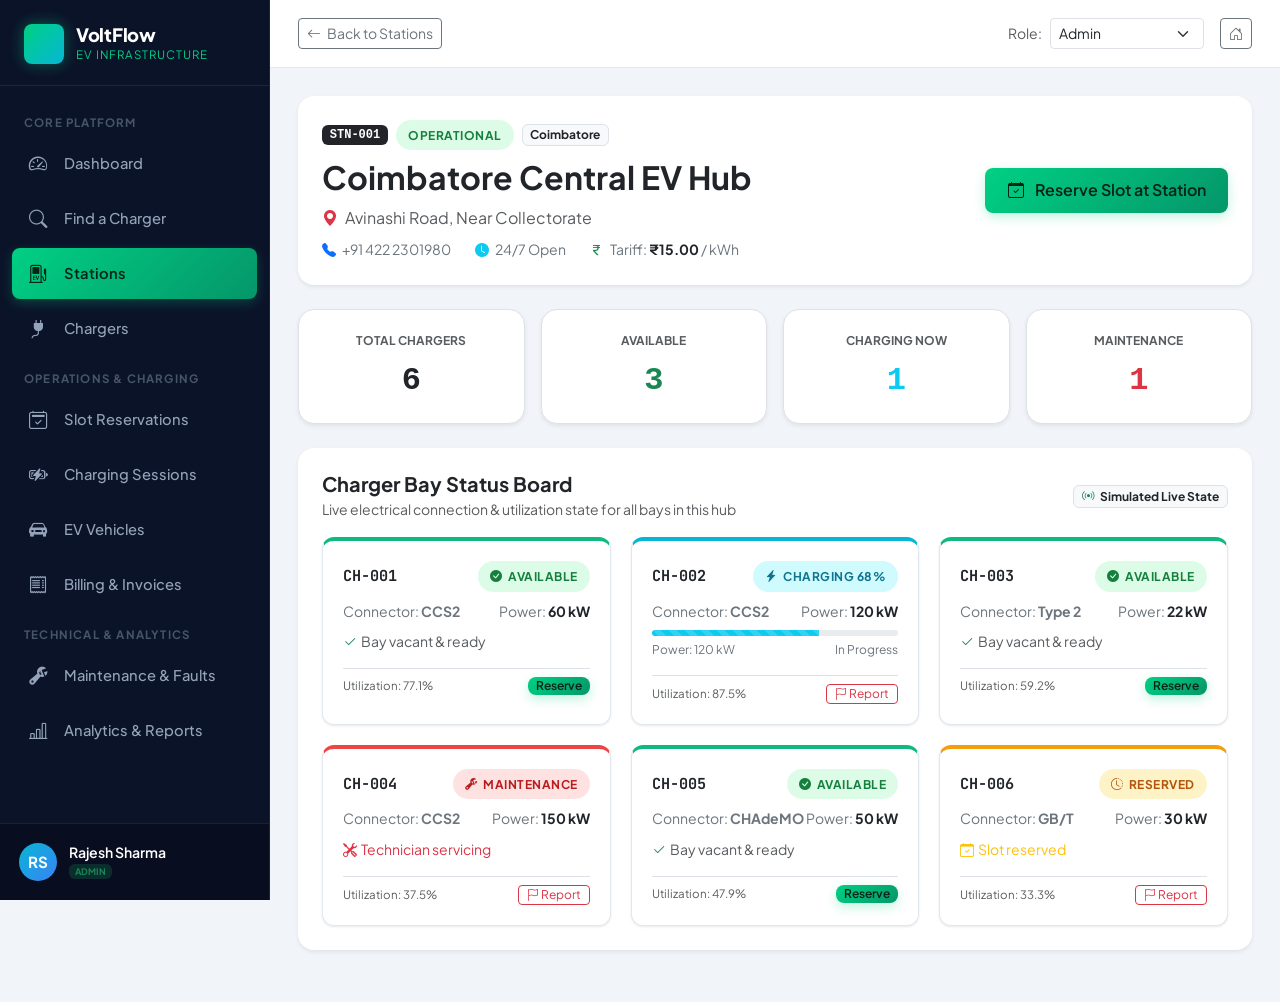
<file: pages/station-details.html>
<!DOCTYPE html>
<html lang="en">
<head>
  <meta charset="UTF-8">
  <meta name="viewport" content="width=device-width, initial-scale=1.0">
  <title>Station Details | EV Charging Station Management System</title>
  
  <!-- Bootstrap 5 CSS -->
  <link href="https://cdn.jsdelivr.net/npm/bootstrap@5.3.3/dist/css/bootstrap.min.css" rel="stylesheet">
  <!-- Bootstrap Icons -->
  <link rel="stylesheet" href="https://cdn.jsdelivr.net/npm/bootstrap-icons@1.11.3/font/bootstrap-icons.min.css">
  
  <!-- Custom Stylesheets -->
  <link rel="stylesheet" href="../css/style.css">
  <link rel="stylesheet" href="../css/dashboard.css">
  <link rel="stylesheet" href="../css/responsive.css">
</head>
<body>

  <div class="app-wrapper">
    <!-- Sidebar -->
    <aside class="app-sidebar">
      <div class="sidebar-brand">
        <span class="ev-brand-icon"><i class="bi bi-lightning-charge-fill"></i></span>
        <div>
          <h4>VoltFlow</h4>
          <span>EV Infrastructure</span>
        </div>
      </div>

      <ul class="sidebar-menu">
        <li class="sidebar-category">Core Platform</li>
        <li><a href="dashboard.html" class="sidebar-link"><i class="bi bi-speedometer2"></i><span>Dashboard</span></a></li>
        <li><a href="find-charger.html" class="sidebar-link"><i class="bi bi-search"></i><span>Find a Charger</span></a></li>
        <li><a href="stations.html" class="sidebar-link active"><i class="bi bi-ev-station"></i><span>Stations</span></a></li>
        <li><a href="chargers.html" class="sidebar-link"><i class="bi bi-plug-fill"></i><span>Chargers</span></a></li>
        <li class="sidebar-category">Operations & Charging</li>
        <li><a href="reservations.html" class="sidebar-link"><i class="bi bi-calendar2-check"></i><span>Slot Reservations</span></a></li>
        <li><a href="charging-session.html" class="sidebar-link"><i class="bi bi-battery-charging"></i><span>Charging Sessions</span></a></li>
        <li><a href="vehicles.html" class="sidebar-link"><i class="bi bi-car-front-fill"></i><span>EV Vehicles</span></a></li>
        <li><a href="billing.html" class="sidebar-link"><i class="bi bi-receipt"></i><span>Billing & Invoices</span></a></li>
        <li class="sidebar-category">Technical & Analytics</li>
        <li><a href="maintenance.html" class="sidebar-link"><i class="bi bi-wrench-adjustable"></i><span>Maintenance & Faults</span></a></li>
        <li><a href="reports.html" class="sidebar-link"><i class="bi bi-bar-chart-line"></i><span>Analytics & Reports</span></a></li>
      </ul>

      <div class="sidebar-footer">
        <div class="user-profile-badge">
          <div class="user-avatar">RS</div>
          <div class="user-info">
            <h6 class="current-user-name-display">Rajesh Sharma</h6>
            <p><span class="badge bg-success bg-opacity-25 text-success current-user-role-display">ADMIN</span></p>
          </div>
        </div>
      </div>
    </aside>

    <!-- Main Content -->
    <main class="app-main">
      <header class="app-header">
        <div class="d-flex align-items-center gap-3">
          <button class="btn btn-sm btn-light d-lg-none" id="sidebarToggleBtn"><i class="bi bi-list fs-5"></i></button>
          <a href="stations.html" class="btn btn-sm btn-outline-secondary"><i class="bi bi-arrow-left me-1"></i> Back to Stations</a>
        </div>
        <div class="header-actions">
          <div class="d-flex align-items-center gap-2">
            <span class="small text-muted d-none d-sm-inline">Role:</span>
            <select class="form-select form-select-sm role-switcher-select" style="width: auto;">
              <option value="ADMIN">Admin</option>
              <option value="STATION_MANAGER">Station Manager</option>
              <option value="TECHNICIAN">Technician</option>
              <option value="CUSTOMER">Customer</option>
            </select>
          </div>
          <a href="../index.html" class="btn btn-outline-secondary btn-sm"><i class="bi bi-house-door"></i></a>
        </div>
      </header>

      <div class="app-content">
        <!-- Station Banner Card -->
        <div class="card border-0 shadow-sm rounded-4 p-4 mb-4 bg-white" id="stationHeaderCard">
          <div class="row align-items-center g-3">
            <div class="col-lg-8">
              <div class="d-flex align-items-center gap-2 mb-2">
                <span class="badge bg-dark font-monospace" id="stnDetailId">STN-001</span>
                <span class="badge-status available" id="stnDetailStatus">OPERATIONAL</span>
                <span class="badge bg-light text-dark border" id="stnDetailCity">Coimbatore</span>
              </div>
              <h2 class="fw-bold mb-2 text-dark" id="stnDetailName">Coimbatore Central EV Hub</h2>
              <p class="text-muted mb-2"><i class="bi bi-geo-alt-fill text-danger me-1"></i> <span id="stnDetailAddress">Avinashi Road, Near Collectorate</span></p>
              <div class="d-flex flex-wrap gap-4 text-secondary small">
                <span><i class="bi bi-telephone-fill me-1 text-primary"></i> <span id="stnDetailPhone">+91 422 2301980</span></span>
                <span><i class="bi bi-clock-fill me-1 text-info"></i> <span id="stnDetailHours">24/7 Open</span></span>
                <span><i class="bi bi-currency-rupee me-1 text-success"></i> Tariff: <strong class="text-dark" id="stnDetailPrice">₹15.00</strong> / kWh</span>
              </div>
            </div>
            <div class="col-lg-4 text-lg-end">
              <a href="reservations.html" class="btn btn-ev-primary">
                <i class="bi bi-calendar-check me-2"></i> Reserve Slot at Station
              </a>
            </div>
          </div>
        </div>

        <!-- Station Summary Statistics -->
        <div class="row g-3 mb-4">
          <div class="col-6 col-md-3">
            <div class="p-3 bg-white rounded-4 border text-center shadow-sm">
              <small class="text-muted text-uppercase fw-bold" style="font-size:0.75rem;">Total Chargers</small>
              <div class="fs-2 fw-bold font-monospace mt-1 text-dark" id="stnStatTotal">6</div>
            </div>
          </div>
          <div class="col-6 col-md-3">
            <div class="p-3 bg-white rounded-4 border text-center shadow-sm">
              <small class="text-muted text-uppercase fw-bold" style="font-size:0.75rem;">Available</small>
              <div class="fs-2 fw-bold font-monospace mt-1 text-success" id="stnStatAvail">4</div>
            </div>
          </div>
          <div class="col-6 col-md-3">
            <div class="p-3 bg-white rounded-4 border text-center shadow-sm">
              <small class="text-muted text-uppercase fw-bold" style="font-size:0.75rem;">Charging Now</small>
              <div class="fs-2 fw-bold font-monospace mt-1 text-info" id="stnStatCharging">1</div>
            </div>
          </div>
          <div class="col-6 col-md-3">
            <div class="p-3 bg-white rounded-4 border text-center shadow-sm">
              <small class="text-muted text-uppercase fw-bold" style="font-size:0.75rem;">Maintenance</small>
              <div class="fs-2 fw-bold font-monospace mt-1 text-danger" id="stnStatMaint">1</div>
            </div>
          </div>
        </div>

        <!-- Visual Charger Board (Section 13 & 35) -->
        <div class="card border-0 shadow-sm rounded-4 p-4 mb-4">
          <div class="d-flex justify-content-between align-items-center mb-3">
            <div>
              <h5 class="fw-bold mb-0">Charger Bay Status Board</h5>
              <small class="text-muted">Live electrical connection & utilization state for all bays in this hub</small>
            </div>
            <span class="badge bg-light text-dark border">
              <i class="bi bi-broadcast me-1 text-success"></i> Simulated Live State
            </span>
          </div>

          <div class="charger-board-grid" id="stnChargerGrid">
            <!-- Dynamically populated via JS -->
          </div>
        </div>

      </div>
    </main>
  </div>

  <!-- Bootstrap JS Bundle -->
  <script src="https://cdn.jsdelivr.net/npm/bootstrap@5.3.3/dist/js/bootstrap.bundle.min.js"></script>
  <!-- App State -->
  <script src="../js/app.js"></script>
  
  <script>
    document.addEventListener('DOMContentLoaded', () => {
      const urlParams = new URLSearchParams(window.location.search);
      const stationId = urlParams.get('id') || 'STN-001';
      const station = evApp.getStationById(stationId) || evApp.getStations()[0];

      if (!station) return;

      // Fill header data
      document.getElementById('stnDetailId').textContent = station.id;
      document.getElementById('stnDetailName').textContent = station.name;
      document.getElementById('stnDetailAddress').textContent = station.address;
      document.getElementById('stnDetailCity').textContent = station.city;
      document.getElementById('stnDetailPhone').textContent = station.contact;
      document.getElementById('stnDetailHours').textContent = station.operatingHours;
      document.getElementById('stnDetailPrice').textContent = `₹${station.pricingRate.toFixed(2)}`;

      const statusBadge = document.getElementById('stnDetailStatus');
      statusBadge.textContent = station.status.toUpperCase();
      statusBadge.className = `badge-status ${station.status.toLowerCase().includes('oper') ? 'available' : 'charging'}`;

      // Fill chargers
      const chargers = evApp.getChargersByStation(station.id);
      const availCount = chargers.filter(c => c.status === 'Available').length;
      const chargingCount = chargers.filter(c => c.status === 'Charging').length;
      const maintCount = chargers.filter(c => c.status === 'Maintenance').length;

      document.getElementById('stnStatTotal').textContent = chargers.length;
      document.getElementById('stnStatAvail').textContent = availCount;
      document.getElementById('stnStatCharging').textContent = chargingCount;
      document.getElementById('stnStatMaint').textContent = maintCount;

      // Render grid
      const grid = document.getElementById('stnChargerGrid');
      let html = '';
      chargers.forEach(ch => {
        let badgeHtml = '';
        let extra = '';

        if (ch.status === 'Available') {
          badgeHtml = `<span class="badge-status available"><i class="bi bi-check-circle-fill"></i> AVAILABLE</span>`;
          extra = `<div class="small text-muted mt-2"><i class="bi bi-check2 me-1 text-success"></i>Bay vacant & ready</div>`;
        } else if (ch.status === 'Charging') {
          const prog = ch.currentSessionProgress || 65;
          badgeHtml = `<span class="badge-status charging"><i class="bi bi-lightning-charge-fill"></i> CHARGING ${prog}%</span>`;
          extra = `
            <div class="mt-2">
              <div class="progress" style="height: 6px;">
                <div class="progress-bar progress-bar-striped progress-bar-animated bg-info" style="width: ${prog}%;"></div>
              </div>
              <div class="d-flex justify-content-between text-secondary mt-1" style="font-size:0.75rem;">
                <span>Power: ${ch.powerKw} kW</span>
                <span>In Progress</span>
              </div>
            </div>
          `;
        } else if (ch.status === 'Reserved') {
          badgeHtml = `<span class="badge-status reserved"><i class="bi bi-clock-history"></i> RESERVED</span>`;
          extra = `<div class="small text-warning mt-2"><i class="bi bi-calendar-check me-1"></i>Slot reserved</div>`;
        } else if (ch.status === 'Maintenance') {
          badgeHtml = `<span class="badge-status maintenance"><i class="bi bi-wrench-adjustable"></i> MAINTENANCE</span>`;
          extra = `<div class="small text-danger mt-2"><i class="bi bi-tools me-1"></i>Technician servicing</div>`;
        } else {
          badgeHtml = `<span class="badge-status offline"><i class="bi bi-power"></i> OFFLINE</span>`;
          extra = `<div class="small text-muted mt-2">No communication</div>`;
        }

        html += `
          <div class="charger-cell ${ch.status.toLowerCase()}">
            <div class="d-flex justify-content-between align-items-center mb-2">
              <span class="charger-code-tag">${ch.code}</span>
              ${badgeHtml}
            </div>
            <div class="d-flex justify-content-between text-secondary small mb-1">
              <span>Connector: <strong>${ch.connectorType}</strong></span>
              <span>Power: <strong class="text-dark">${ch.powerKw} kW</strong></span>
            </div>
            ${extra}
            <div class="mt-3 pt-2 border-top d-flex justify-content-between align-items-center">
              <small class="text-muted" style="font-size: 0.72rem;">Utilization: ${evApp.calculateUtilization(ch.id)}%</small>
              <div class="d-flex gap-1">
                ${ch.status === 'Available' ? 
                  `<a href="reservations.html?stationId=${station.id}&chargerId=${ch.id}" class="btn btn-sm btn-ev-primary py-0 px-2" style="font-size: 0.75rem;">Reserve</a>` : 
                  `<a href="maintenance.html?chargerId=${ch.id}" class="btn btn-sm btn-outline-danger py-0 px-2" style="font-size: 0.75rem;"><i class="bi bi-flag"></i> Report</a>`
                }
              </div>
            </div>
          </div>
        `;
      });

      grid.innerHTML = html;
    });
  </script>
</body>
</html>
</file>
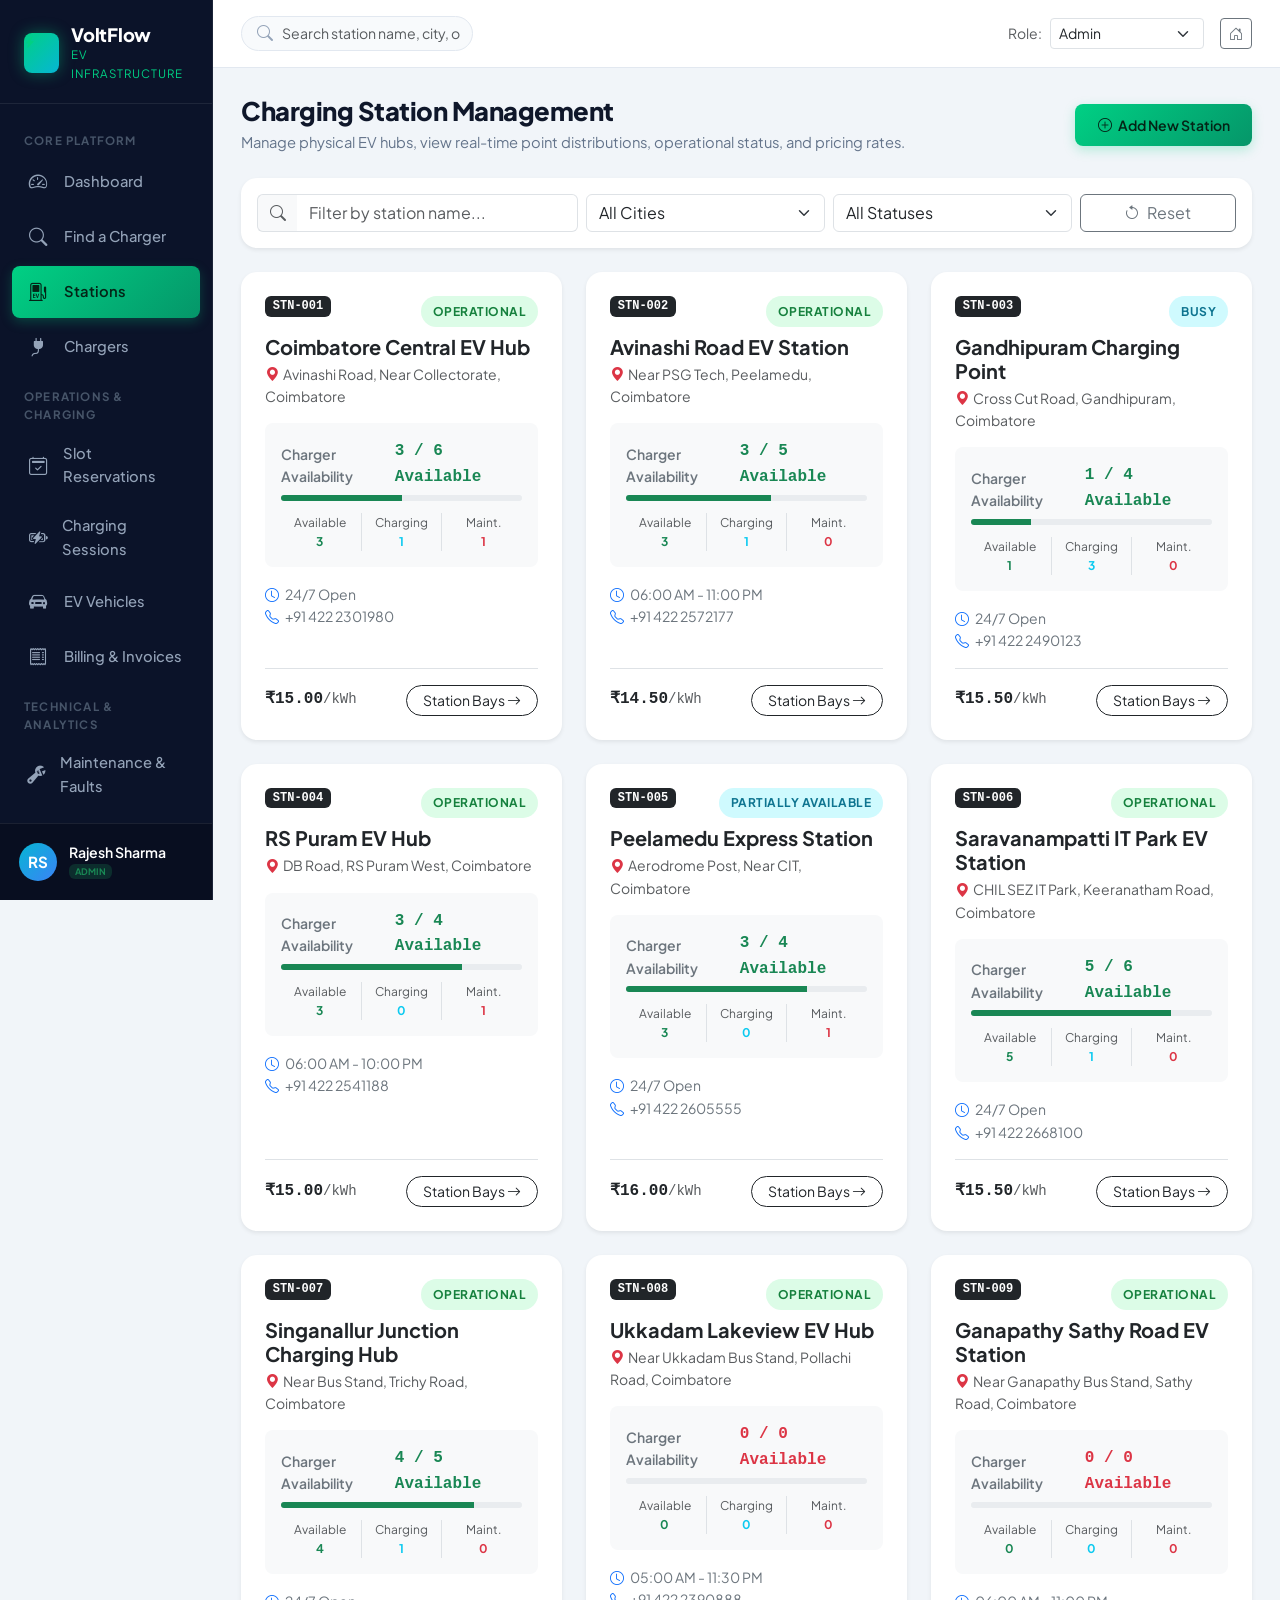
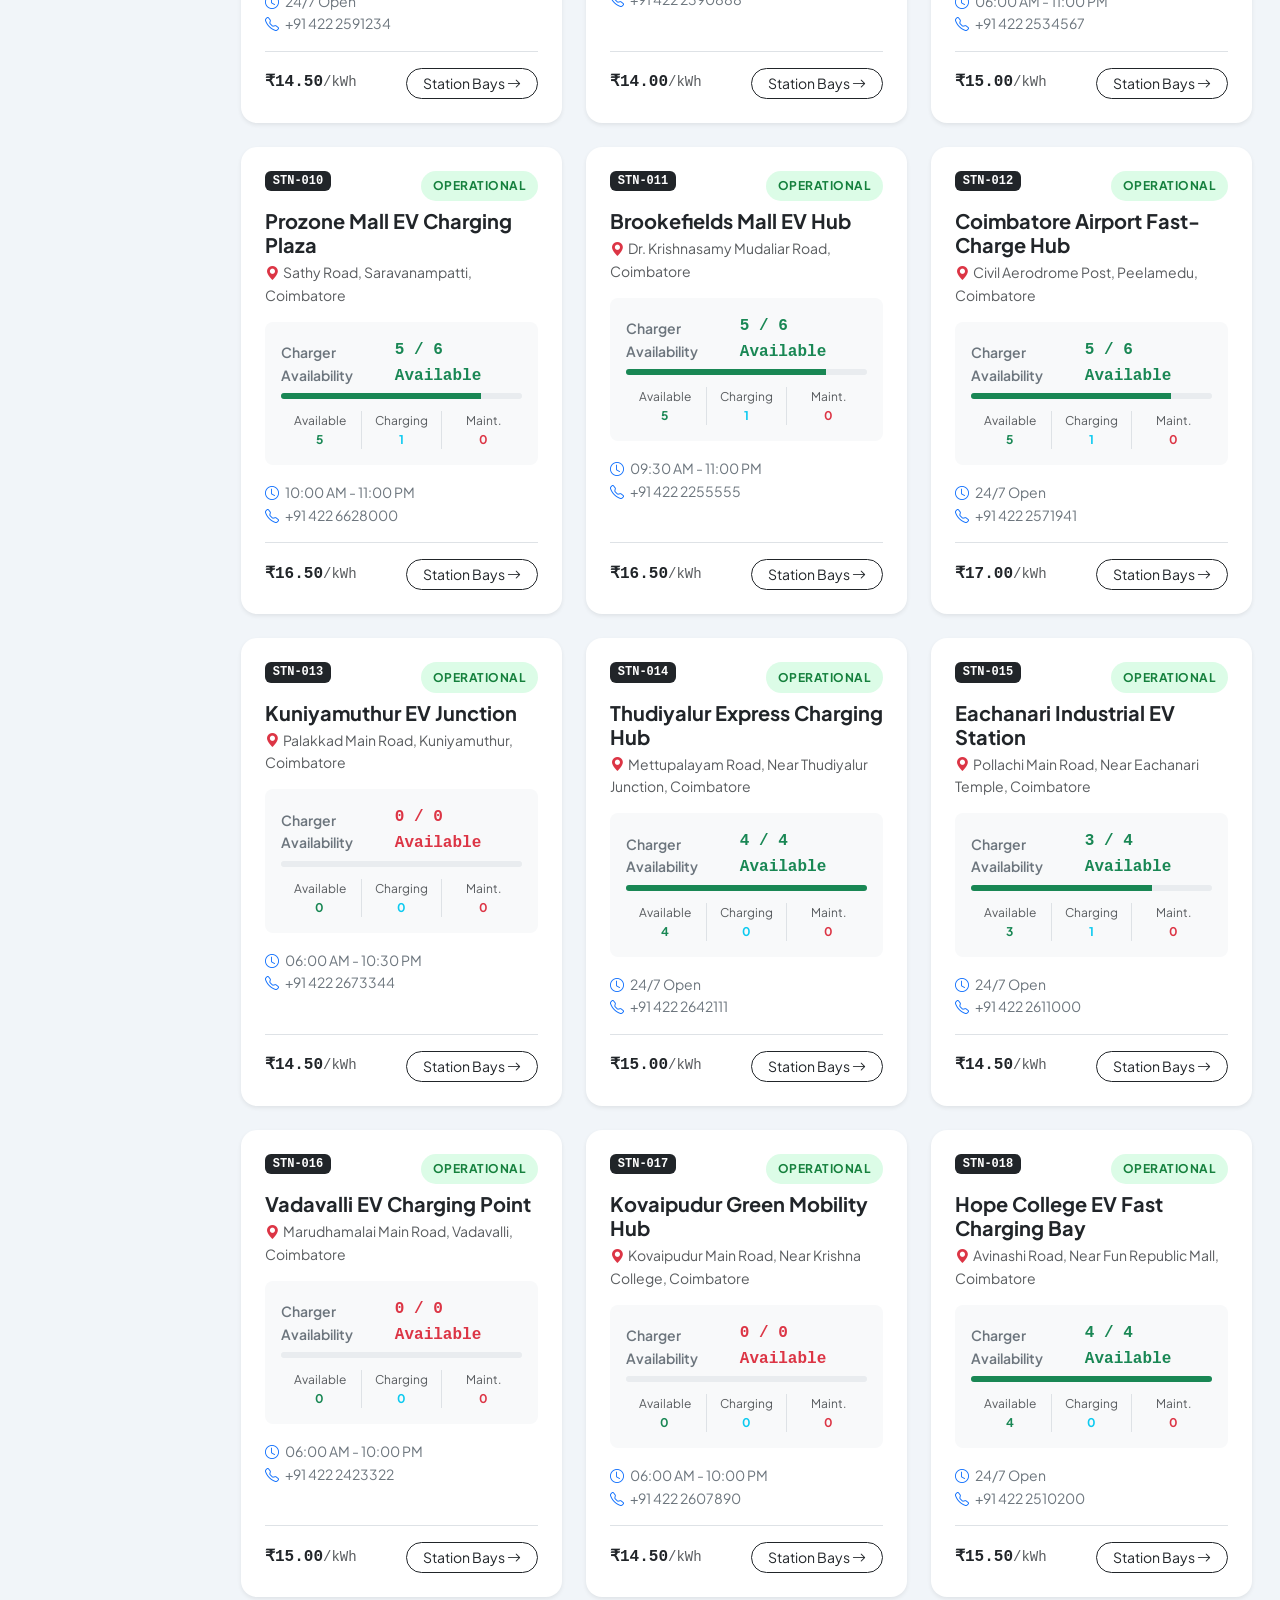
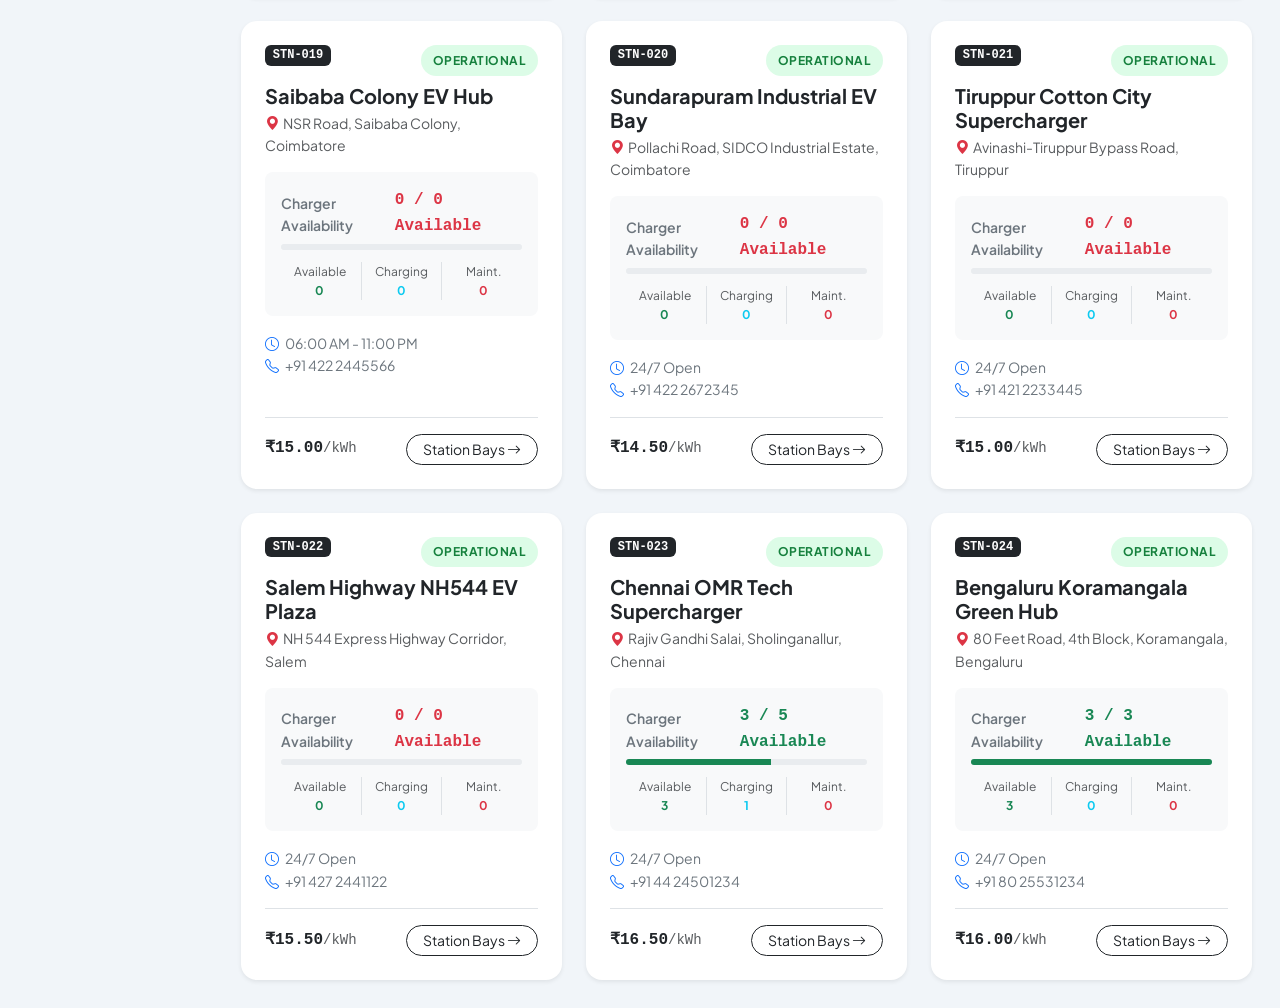
<file: pages/stations.html>
<!DOCTYPE html>
<html lang="en">
<head>
  <meta charset="UTF-8">
  <meta name="viewport" content="width=device-width, initial-scale=1.0">
  <title>Station Management | EV Charging Station Management System</title>
  
  <!-- Bootstrap 5 CSS -->
  <link href="https://cdn.jsdelivr.net/npm/bootstrap@5.3.3/dist/css/bootstrap.min.css" rel="stylesheet">
  <!-- Bootstrap Icons -->
  <link rel="stylesheet" href="https://cdn.jsdelivr.net/npm/bootstrap-icons@1.11.3/font/bootstrap-icons.min.css">
  
  <!-- Custom Stylesheets -->
  <link rel="stylesheet" href="../css/style.css">
  <link rel="stylesheet" href="../css/dashboard.css">
  <link rel="stylesheet" href="../css/responsive.css">
</head>
<body>

  <div class="app-wrapper">
    <!-- Sidebar Navigation -->
    <aside class="app-sidebar">
      <div class="sidebar-brand">
        <span class="ev-brand-icon"><i class="bi bi-lightning-charge-fill"></i></span>
        <div>
          <h4>VoltFlow</h4>
          <span>EV Infrastructure</span>
        </div>
      </div>

      <ul class="sidebar-menu">
        <li class="sidebar-category">Core Platform</li>
        <li>
          <a href="dashboard.html" class="sidebar-link">
            <i class="bi bi-speedometer2"></i>
            <span>Dashboard</span>
          </a>
        </li>
        <li>
          <a href="find-charger.html" class="sidebar-link">
            <i class="bi bi-search"></i>
            <span>Find a Charger</span>
          </a>
        </li>
        <li>
          <a href="stations.html" class="sidebar-link active">
            <i class="bi bi-ev-station"></i>
            <span>Stations</span>
          </a>
        </li>
        <li>
          <a href="chargers.html" class="sidebar-link">
            <i class="bi bi-plug-fill"></i>
            <span>Chargers</span>
          </a>
        </li>

        <li class="sidebar-category">Operations & Charging</li>
        <li>
          <a href="reservations.html" class="sidebar-link">
            <i class="bi bi-calendar2-check"></i>
            <span>Slot Reservations</span>
          </a>
        </li>
        <li>
          <a href="charging-session.html" class="sidebar-link">
            <i class="bi bi-battery-charging"></i>
            <span>Charging Sessions</span>
          </a>
        </li>
        <li>
          <a href="vehicles.html" class="sidebar-link">
            <i class="bi bi-car-front-fill"></i>
            <span>EV Vehicles</span>
          </a>
        </li>
        <li>
          <a href="billing.html" class="sidebar-link">
            <i class="bi bi-receipt"></i>
            <span>Billing & Invoices</span>
          </a>
        </li>

        <li class="sidebar-category">Technical & Analytics</li>
        <li>
          <a href="maintenance.html" class="sidebar-link">
            <i class="bi bi-wrench-adjustable"></i>
            <span>Maintenance & Faults</span>
          </a>
        </li>
        <li>
          <a href="reports.html" class="sidebar-link">
            <i class="bi bi-bar-chart-line"></i>
            <span>Analytics & Reports</span>
          </a>
        </li>
      </ul>

      <div class="sidebar-footer">
        <div class="user-profile-badge">
          <div class="user-avatar">RS</div>
          <div class="user-info">
            <h6 class="current-user-name-display">Rajesh Sharma</h6>
            <p><span class="badge bg-success bg-opacity-25 text-success current-user-role-display">ADMIN</span></p>
          </div>
        </div>
      </div>
    </aside>

    <!-- Main Content Area -->
    <main class="app-main">
      <!-- Top Header -->
      <header class="app-header">
        <div class="d-flex align-items-center gap-3">
          <button class="btn btn-sm btn-light d-lg-none" id="sidebarToggleBtn">
            <i class="bi bi-list fs-5"></i>
          </button>
          <div class="header-search d-none d-md-block">
            <i class="bi bi-search"></i>
            <input type="text" id="stationSearchInput" class="form-control" placeholder="Search station name, city, or address...">
          </div>
        </div>

        <div class="header-actions">
          <div class="d-flex align-items-center gap-2">
            <span class="small text-muted d-none d-sm-inline">Role:</span>
            <select class="form-select form-select-sm role-switcher-select" style="width: auto;">
              <option value="ADMIN">Admin</option>
              <option value="STATION_MANAGER">Station Manager</option>
              <option value="TECHNICIAN">Technician</option>
              <option value="CUSTOMER">Customer</option>
            </select>
          </div>
          <a href="../index.html" class="btn btn-outline-secondary btn-sm"><i class="bi bi-house-door"></i></a>
        </div>
      </header>

      <!-- Content -->
      <div class="app-content">
        <!-- Page Title & Actions -->
        <div class="d-flex flex-wrap justify-content-between align-items-center page-title-box">
          <div>
            <h3>Charging Station Management</h3>
            <p>Manage physical EV hubs, view real-time point distributions, operational status, and pricing rates.</p>
          </div>
          <div class="d-flex gap-2 mt-2 mt-sm-0">
            <button class="btn btn-ev-primary btn-sm" data-bs-toggle="modal" data-bs-target="#addStationModal">
              <i class="bi bi-plus-circle me-1"></i> Add New Station
            </button>
          </div>
        </div>

        <!-- Filter Bar -->
        <div class="card border-0 shadow-sm rounded-4 p-3 mb-4">
          <div class="row g-2 align-items-center">
            <div class="col-md-4">
              <div class="input-group">
                <span class="input-group-text bg-light border-end-0"><i class="bi bi-search text-muted"></i></span>
                <input type="text" id="filterStationKeyword" class="form-control border-start-0" placeholder="Filter by station name...">
              </div>
            </div>
            <div class="col-md-3">
              <select class="form-select" id="filterStationCity">
                <option value="">All Cities</option>
                <option value="Coimbatore">Coimbatore (20 Hubs)</option>
                <option value="Chennai">Chennai</option>
                <option value="Bengaluru">Bengaluru</option>
                <option value="Salem">Salem</option>
                <option value="Tiruppur">Tiruppur</option>
              </select>
            </div>
            <div class="col-md-3">
              <select class="form-select" id="filterStationStatus">
                <option value="">All Statuses</option>
                <option value="Operational">Operational</option>
                <option value="Busy">Busy</option>
                <option value="Partially Available">Partially Available</option>
                <option value="Maintenance">Maintenance</option>
                <option value="Offline">Offline</option>
              </select>
            </div>
            <div class="col-md-2 text-md-end">
              <button class="btn btn-outline-secondary w-100" id="resetStationFiltersBtn">
                <i class="bi bi-arrow-counterclockwise me-1"></i> Reset
              </button>
            </div>
          </div>
        </div>

        <!-- Station Cards Grid -->
        <div class="row g-4" id="stationsGridContainer">
          <!-- Dynamically populated via js/stations.js -->
        </div>

      </div>
    </main>
  </div>

  <!-- Add Station Modal -->
  <div class="modal fade" id="addStationModal" tabindex="-1" aria-labelledby="addStationModalLabel" aria-hidden="true">
    <div class="modal-dialog modal-dialog-centered modal-lg">
      <div class="modal-content border-0 shadow">
        <div class="modal-header bg-dark text-white">
          <h5 class="modal-title fs-6" id="addStationModalLabel"><i class="bi bi-ev-station me-2 text-success"></i>Register New EV Charging Station</h5>
          <button type="button" class="btn-close btn-close-white" data-bs-dismiss="modal" aria-label="Close"></button>
        </div>
        <form id="addStationForm">
          <div class="modal-body p-4">
            <div class="row g-3">
              <div class="col-md-8">
                <label class="form-label fw-semibold small">Station Name <span class="text-danger">*</span></label>
                <input type="text" class="form-control" id="stnInputName" required placeholder="e.g. Coimbatore Central EV Hub">
              </div>
              <div class="col-md-4">
                <label class="form-label fw-semibold small">City <span class="text-danger">*</span></label>
                <input type="text" class="form-control" id="stnInputCity" required placeholder="e.g. Coimbatore">
              </div>
              <div class="col-12">
                <label class="form-label fw-semibold small">Physical Address <span class="text-danger">*</span></label>
                <input type="text" class="form-control" id="stnInputAddress" required placeholder="Street, landmark, locality">
              </div>
              <div class="col-md-4">
                <label class="form-label fw-semibold small">Contact Phone <span class="text-danger">*</span></label>
                <input type="text" class="form-control" id="stnInputContact" required placeholder="+91 422 2301980">
              </div>
              <div class="col-md-4">
                <label class="form-label fw-semibold small">Operating Hours <span class="text-danger">*</span></label>
                <input type="text" class="form-control" id="stnInputHours" required value="24/7 Open">
              </div>
              <div class="col-md-4">
                <label class="form-label fw-semibold small">Tariff (₹ / kWh) <span class="text-danger">*</span></label>
                <input type="number" step="0.5" class="form-control" id="stnInputPrice" required value="15.00">
              </div>
              <div class="col-md-6">
                <label class="form-label fw-semibold small">Latitude</label>
                <input type="number" step="0.0001" class="form-control" id="stnInputLat" value="11.0168">
              </div>
              <div class="col-md-6">
                <label class="form-label fw-semibold small">Longitude</label>
                <input type="number" step="0.0001" class="form-control" id="stnInputLng" value="76.9558">
              </div>
            </div>
          </div>
          <div class="modal-footer bg-light">
            <button type="button" class="btn btn-secondary btn-sm" data-bs-dismiss="modal">Cancel</button>
            <button type="submit" class="btn btn-ev-primary btn-sm px-3">Create Station</button>
          </div>
        </form>
      </div>
    </div>
  </div>

  <!-- Bootstrap JS Bundle -->
  <script src="https://cdn.jsdelivr.net/npm/bootstrap@5.3.3/dist/js/bootstrap.bundle.min.js"></script>
  <!-- App State -->
  <script src="../js/app.js"></script>
  <!-- Stations Specific JS -->
  <script src="../js/stations.js"></script>
</body>
</html>
</file>
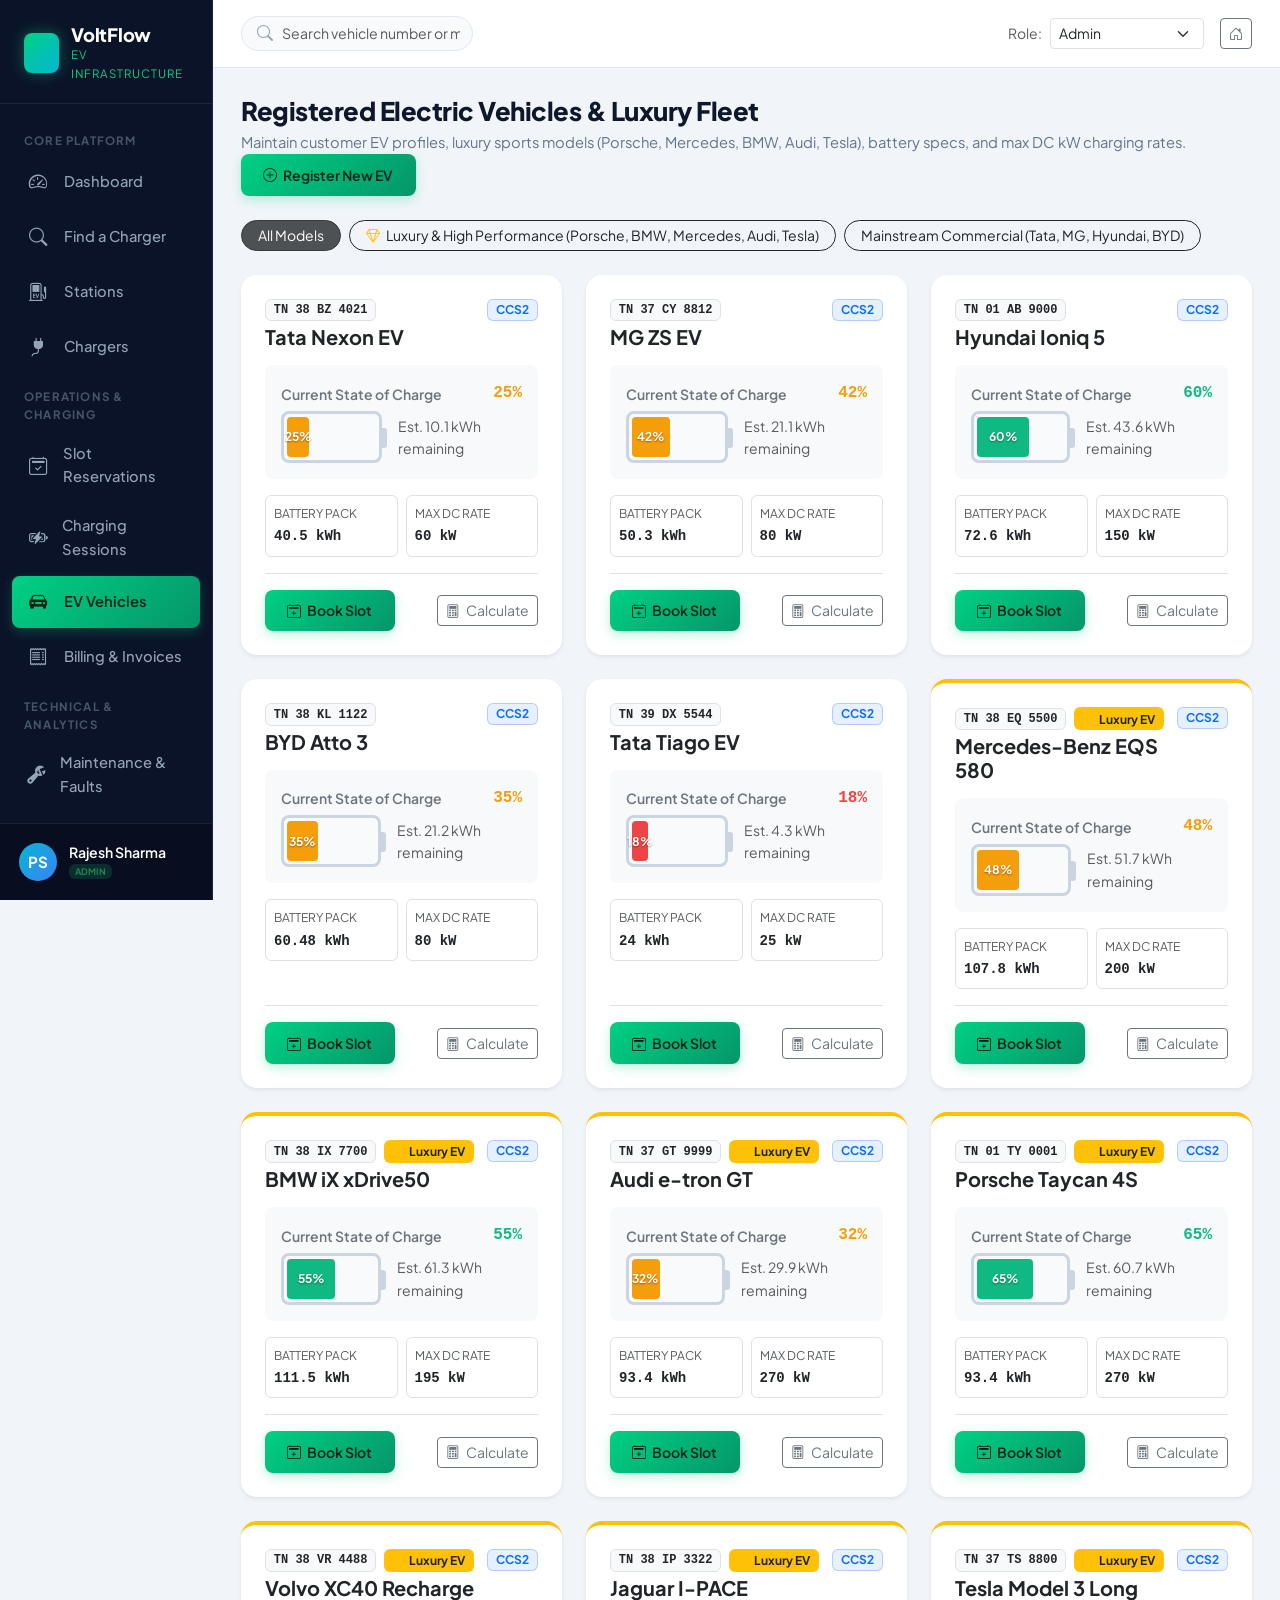
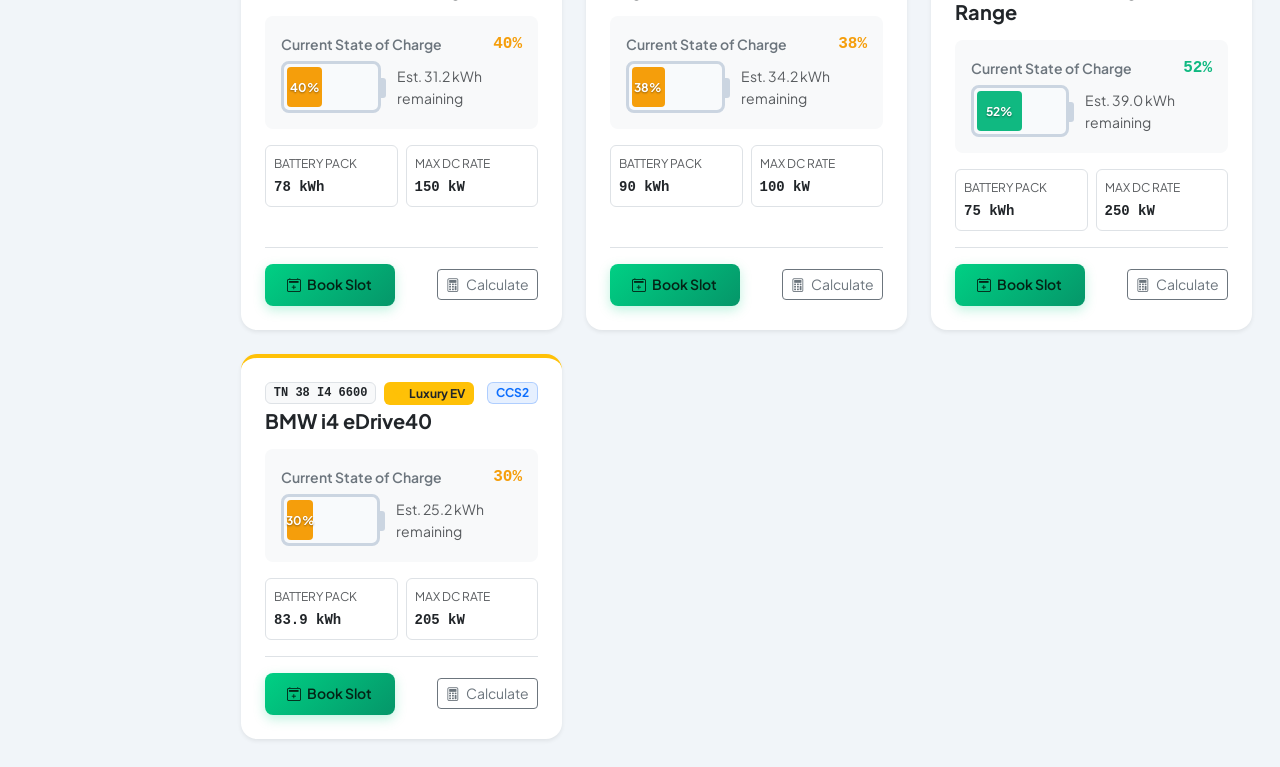
<file: pages/vehicles.html>
<!DOCTYPE html>
<html lang="en">
<head>
  <meta charset="UTF-8">
  <meta name="viewport" content="width=device-width, initial-scale=1.0">
  <title>Vehicle Management | EV Charging Station Management System</title>
  
  <!-- Bootstrap 5 CSS -->
  <link href="https://cdn.jsdelivr.net/npm/bootstrap@5.3.3/dist/css/bootstrap.min.css" rel="stylesheet">
  <!-- Bootstrap Icons -->
  <link rel="stylesheet" href="https://cdn.jsdelivr.net/npm/bootstrap-icons@1.11.3/font/bootstrap-icons.min.css">
  
  <!-- Custom Stylesheets -->
  <link rel="stylesheet" href="../css/style.css">
  <link rel="stylesheet" href="../css/dashboard.css">
  <link rel="stylesheet" href="../css/responsive.css">
</head>
<body>

  <div class="app-wrapper">
    <!-- Sidebar -->
    <aside class="app-sidebar">
      <div class="sidebar-brand">
        <span class="ev-brand-icon"><i class="bi bi-lightning-charge-fill"></i></span>
        <div>
          <h4>VoltFlow</h4>
          <span>EV Infrastructure</span>
        </div>
      </div>

      <ul class="sidebar-menu">
        <li class="sidebar-category">Core Platform</li>
        <li><a href="dashboard.html" class="sidebar-link"><i class="bi bi-speedometer2"></i><span>Dashboard</span></a></li>
        <li><a href="find-charger.html" class="sidebar-link"><i class="bi bi-search"></i><span>Find a Charger</span></a></li>
        <li><a href="stations.html" class="sidebar-link"><i class="bi bi-ev-station"></i><span>Stations</span></a></li>
        <li><a href="chargers.html" class="sidebar-link"><i class="bi bi-plug-fill"></i><span>Chargers</span></a></li>
        <li class="sidebar-category">Operations & Charging</li>
        <li><a href="reservations.html" class="sidebar-link"><i class="bi bi-calendar2-check"></i><span>Slot Reservations</span></a></li>
        <li><a href="charging-session.html" class="sidebar-link"><i class="bi bi-battery-charging"></i><span>Charging Sessions</span></a></li>
        <li><a href="vehicles.html" class="sidebar-link active"><i class="bi bi-car-front-fill"></i><span>EV Vehicles</span></a></li>
        <li><a href="billing.html" class="sidebar-link"><i class="bi bi-receipt"></i><span>Billing & Invoices</span></a></li>
        <li class="sidebar-category">Technical & Analytics</li>
        <li><a href="maintenance.html" class="sidebar-link"><i class="bi bi-wrench-adjustable"></i><span>Maintenance & Faults</span></a></li>
        <li><a href="reports.html" class="sidebar-link"><i class="bi bi-bar-chart-line"></i><span>Analytics & Reports</span></a></li>
      </ul>

      <div class="sidebar-footer">
        <div class="user-profile-badge">
          <div class="user-avatar">PS</div>
          <div class="user-info">
            <h6 class="current-user-name-display">Priya Sundaram</h6>
            <p><span class="badge bg-success bg-opacity-25 text-success current-user-role-display">CUSTOMER</span></p>
          </div>
        </div>
      </div>
    </aside>

    <!-- Main Content -->
    <main class="app-main">
      <header class="app-header">
        <div class="d-flex align-items-center gap-3">
          <button class="btn btn-sm btn-light d-lg-none" id="sidebarToggleBtn"><i class="bi bi-list fs-5"></i></button>
          <div class="header-search d-none d-md-block">
            <i class="bi bi-search"></i>
            <input type="text" id="vehicleSearchKeyword" class="form-control" placeholder="Search vehicle number or model (Porsche, Mercedes, BMW, Nexon)...">
          </div>
        </div>

        <div class="header-actions">
          <div class="d-flex align-items-center gap-2">
            <span class="small text-muted d-none d-sm-inline">Role:</span>
            <select class="form-select form-select-sm role-switcher-select" style="width: auto;">
              <option value="CUSTOMER">Customer</option>
              <option value="ADMIN">Admin</option>
              <option value="STATION_MANAGER">Station Manager</option>
              <option value="TECHNICIAN">Technician</option>
            </select>
          </div>
          <a href="../index.html" class="btn btn-outline-secondary btn-sm"><i class="bi bi-house-door"></i></a>
        </div>
      </header>

      <div class="app-content">
        <!-- Title & Action -->
        <div class="d-flex flex-wrap justify-content-between align-items-center page-title-box">
          <div>
            <h3>Registered Electric Vehicles & Luxury Fleet</h3>
            <p>Maintain customer EV profiles, luxury sports models (Porsche, Mercedes, BMW, Audi, Tesla), battery specs, and max DC kW charging rates.</p>
          </div>
          <button class="btn btn-ev-primary btn-sm" data-bs-toggle="modal" data-bs-target="#registerVehicleModal">
            <i class="bi bi-plus-circle me-1"></i> Register New EV
          </button>
        </div>

        <!-- Vehicle Category Badges Bar -->
        <div class="d-flex flex-wrap gap-2 mb-4">
          <button class="btn btn-sm btn-dark rounded-pill px-3 active" onclick="filterVehicleCategory('all')">All Models</button>
          <button class="btn btn-sm btn-outline-dark rounded-pill px-3" onclick="filterVehicleCategory('luxury')"><i class="bi bi-gem text-warning me-1"></i> Luxury & High Performance (Porsche, BMW, Mercedes, Audi, Tesla)</button>
          <button class="btn btn-sm btn-outline-dark rounded-pill px-3" onclick="filterVehicleCategory('mainstream')">Mainstream Commercial (Tata, MG, Hyundai, BYD)</button>
        </div>

        <!-- Vehicle Grid -->
        <div class="row g-4" id="vehiclesGridContainer">
          <!-- Dynamically populated via js/vehicles.js -->
        </div>

      </div>
    </main>
  </div>

  <!-- Register Vehicle Modal -->
  <div class="modal fade" id="registerVehicleModal" tabindex="-1" aria-labelledby="registerVehicleModalLabel" aria-hidden="true">
    <div class="modal-dialog modal-dialog-centered">
      <div class="modal-content border-0 shadow">
        <div class="modal-header bg-dark text-white">
          <h5 class="modal-title fs-6" id="registerVehicleModalLabel"><i class="bi bi-car-front-fill me-2 text-success"></i>Register Electric Vehicle</h5>
          <button type="button" class="btn-close btn-close-white" data-bs-dismiss="modal" aria-label="Close"></button>
        </div>
        <form id="registerVehicleForm">
          <div class="modal-body p-4">
            <div class="mb-3">
              <label class="form-label fw-semibold small">Vehicle Model <span class="text-danger">*</span></label>
              <select class="form-select" id="vehModelSelect" required>
                <optgroup label="Luxury & High-Performance Brands">
                  <option value="Porsche Taycan 4S">Porsche Taycan 4S (93.4 kWh • 270 kW DC)</option>
                  <option value="Mercedes-Benz EQS 580">Mercedes-Benz EQS 580 (107.8 kWh • 200 kW DC)</option>
                  <option value="BMW iX xDrive50">BMW iX xDrive50 (111.5 kWh • 195 kW DC)</option>
                  <option value="Audi e-tron GT">Audi e-tron GT (93.4 kWh • 270 kW DC)</option>
                  <option value="Tesla Model 3 Long Range">Tesla Model 3 Long Range (75.0 kWh • 250 kW DC)</option>
                  <option value="Volvo XC40 Recharge">Volvo XC40 Recharge (78.0 kWh • 150 kW DC)</option>
                  <option value="BMW i4 eDrive40">BMW i4 eDrive40 (83.9 kWh • 205 kW DC)</option>
                  <option value="Jaguar I-PACE">Jaguar I-PACE (90.0 kWh • 100 kW DC)</option>
                </optgroup>
                <optgroup label="Mainstream EV Brands">
                  <option value="Tata Nexon EV" selected>Tata Nexon EV (40.5 kWh • 60 kW DC)</option>
                  <option value="MG ZS EV">MG ZS EV (50.3 kWh • 80 kW DC)</option>
                  <option value="Hyundai Ioniq 5">Hyundai Ioniq 5 (72.6 kWh • 150 kW DC)</option>
                  <option value="BYD Atto 3">BYD Atto 3 (60.48 kWh • 80 kW DC)</option>
                  <option value="Mahindra XUV400">Mahindra XUV400 (39.4 kWh • 50 kW DC)</option>
                  <option value="Tata Tiago EV">Tata Tiago EV (24.0 kWh • 25 kW DC)</option>
                  <option value="Kia EV6">Kia EV6 (77.4 kWh • 240 kW DC)</option>
                </optgroup>
                <option value="Custom EV">Custom Model Specification</option>
              </select>
            </div>
            <div class="mb-3">
              <label class="form-label fw-semibold small">Registration Number <span class="text-danger">*</span></label>
              <input type="text" class="form-control text-uppercase" id="vehNumberInput" placeholder="e.g. TN 38 EQ 5500" required>
            </div>
            <div class="row g-3 mb-3">
              <div class="col-6">
                <label class="form-label fw-semibold small">Battery Pack (kWh) <span class="text-danger">*</span></label>
                <input type="number" step="0.1" class="form-control" id="vehCapacityInput" value="40.5" required min="10" max="150">
              </div>
              <div class="col-6">
                <label class="form-label fw-semibold small">Current Battery (%) <span class="text-danger">*</span></label>
                <input type="number" class="form-control" id="vehCurrentBatteryInput" value="30" required min="1" max="100">
              </div>
            </div>
            <div class="row g-3 mb-3">
              <div class="col-6">
                <label class="form-label fw-semibold small">Connector Protocol <span class="text-danger">*</span></label>
                <select class="form-select" id="vehConnectorSelect" required>
                  <option value="CCS2">CCS2 (DC Fast)</option>
                  <option value="Type 2">Type 2 (AC)</option>
                  <option value="CHAdeMO">CHAdeMO</option>
                  <option value="GB/T">GB/T</option>
                </select>
              </div>
              <div class="col-6">
                <label class="form-label fw-semibold small">Max DC Power (kW) <span class="text-danger">*</span></label>
                <input type="number" class="form-control" id="vehMaxPowerInput" value="60" required min="3" max="350">
              </div>
            </div>
          </div>
          <div class="modal-footer bg-light">
            <button type="button" class="btn btn-secondary btn-sm" data-bs-dismiss="modal">Cancel</button>
            <button type="submit" class="btn btn-ev-primary btn-sm px-3">Save Vehicle Profile</button>
          </div>
        </form>
      </div>
    </div>
  </div>

  <!-- Bootstrap JS Bundle -->
  <script src="https://cdn.jsdelivr.net/npm/bootstrap@5.3.3/dist/js/bootstrap.bundle.min.js"></script>
  <!-- App State -->
  <script src="../js/app.js"></script>
  <!-- Vehicle Specific JS -->
  <script src="../js/vehicles.js"></script>
</body>
</html>
</file>
<file: css/style.css>
/* ==========================================================================
   EV Charging Station Management System - Main Styling
   Theme: Modern Electric Mobility (Deep Navy, Electric Emerald & Cyan Accents)
   ========================================================================== */

@import url('https://fonts.googleapis.com/css2?family=Plus+Jakarta+Sans:wght@300;400;500;600;700;800&family=JetBrains+Mono:wght@400;500;700&display=swap');

:root {
  --primary-color: #00d084;         /* Electric Emerald */
  --primary-hover: #00b371;
  --secondary-color: #06b6d4;       /* High-Voltage Cyan */
  --secondary-hover: #0891b2;
  --accent-blue: #3b82f6;          /* Power Blue */
  --bg-dark: #0b1329;              /* Deep Midnight Slate */
  --bg-dark-card: #131f37;         /* Sleek Card Surface */
  --bg-dark-card-hover: #1a2a4b;
  --bg-light: #f8fafc;
  --surface-white: #ffffff;
  --text-dark: #0f172a;
  --text-muted: #64748b;
  --text-light: #f1f5f9;
  --border-color: #e2e8f0;
  --border-dark: #1e293b;
  
  /* Status Colors */
  --status-available: #10b981;     /* Green */
  --status-charging: #06b6d4;      /* Cyan / Blue Pulse */
  --status-reserved: #f59e0b;      /* Amber / Orange */
  --status-maintenance: #ef4444;   /* Red */
  --status-offline: #64748b;       /* Slate Grey */

  --font-sans: 'Plus Jakarta Sans', system-ui, -apple-system, sans-serif;
  --font-mono: 'JetBrains Mono', monospace;
  --shadow-sm: 0 1px 3px rgba(0,0,0,0.06), 0 1px 2px rgba(0,0,0,0.04);
  --shadow-md: 0 4px 6px -1px rgba(0,0,0,0.08), 0 2px 4px -1px rgba(0,0,0,0.04);
  --shadow-lg: 0 10px 25px -3px rgba(0,0,0,0.1), 0 4px 6px -2px rgba(0,0,0,0.05);
  --shadow-glow: 0 0 20px rgba(0, 208, 132, 0.35);
  --radius-sm: 8px;
  --radius-md: 12px;
  --radius-lg: 16px;
  --radius-xl: 24px;
}

body {
  font-family: var(--font-sans);
  background-color: var(--bg-light);
  color: var(--text-dark);
  line-height: 1.6;
  min-height: 100vh;
  display: flex;
  flex-direction: column;
}

/* ==========================================================================
   Navigation Bar
   ========================================================================== */
.ev-navbar {
  background: rgba(11, 19, 41, 0.95);
  backdrop-filter: blur(12px);
  border-bottom: 1px solid rgba(255, 255, 255, 0.08);
  padding: 0.75rem 0;
  transition: all 0.3s ease;
  z-index: 1040;
}

.ev-navbar .navbar-brand {
  font-weight: 800;
  font-size: 1.35rem;
  letter-spacing: -0.5px;
  color: #ffffff;
  display: flex;
  align-items: center;
  gap: 0.6rem;
}

.ev-brand-icon {
  background: linear-gradient(135deg, var(--primary-color), var(--secondary-color));
  width: 40px;
  height: 40px;
  border-radius: var(--radius-sm);
  display: inline-flex;
  align-items: center;
  justify-content: center;
  color: #0b1329;
  font-size: 1.3rem;
  box-shadow: 0 0 15px rgba(0, 208, 132, 0.4);
}

.ev-navbar .nav-link {
  color: #cbd5e1;
  font-weight: 500;
  padding: 0.5rem 1rem !important;
  border-radius: var(--radius-sm);
  transition: all 0.2s ease;
  font-size: 0.95rem;
}

.ev-navbar .nav-link:hover,
.ev-navbar .nav-link.active {
  color: #ffffff;
  background: rgba(255, 255, 255, 0.07);
}

.ev-navbar .nav-link.active {
  color: var(--primary-color);
  font-weight: 600;
}

/* Role Selector Badge in Navbar */
.role-badge-selector {
  background: rgba(255, 255, 255, 0.08);
  border: 1px solid rgba(255, 255, 255, 0.15);
  color: #ffffff;
  font-size: 0.82rem;
  border-radius: 20px;
  padding: 0.35rem 0.8rem;
  display: inline-flex;
  align-items: center;
  gap: 0.4rem;
  cursor: pointer;
  transition: all 0.2s ease;
}

.role-badge-selector:hover {
  background: rgba(255, 255, 255, 0.16);
}

/* ==========================================================================
   Buttons & Micro-interactions
   ========================================================================== */
.btn-ev-primary {
  background: linear-gradient(135deg, var(--primary-color), #059669);
  color: #042416;
  font-weight: 600;
  border: none;
  border-radius: var(--radius-sm);
  padding: 0.65rem 1.4rem;
  transition: all 0.25s ease;
  box-shadow: 0 4px 12px rgba(0, 208, 132, 0.25);
}

.btn-ev-primary:hover {
  background: linear-gradient(135deg, #05e693, #047857);
  color: #02180e;
  transform: translateY(-2px);
  box-shadow: 0 6px 18px rgba(0, 208, 132, 0.4);
}

.btn-ev-secondary {
  background: linear-gradient(135deg, var(--secondary-color), #0284c7);
  color: #ffffff;
  font-weight: 600;
  border: none;
  border-radius: var(--radius-sm);
  padding: 0.65rem 1.4rem;
  transition: all 0.25s ease;
}

.btn-ev-secondary:hover {
  background: linear-gradient(135deg, #22d3ee, #0369a1);
  color: #ffffff;
  transform: translateY(-2px);
  box-shadow: 0 6px 18px rgba(6, 182, 212, 0.35);
}

.btn-ev-outline {
  border: 1.5px solid rgba(255, 255, 255, 0.2);
  color: #ffffff;
  background: transparent;
  font-weight: 600;
  border-radius: var(--radius-sm);
  padding: 0.65rem 1.4rem;
  transition: all 0.2s ease;
}

.btn-ev-outline:hover {
  border-color: var(--primary-color);
  color: var(--primary-color);
  background: rgba(0, 208, 132, 0.08);
}

/* ==========================================================================
   Hero Section
   ========================================================================== */
.ev-hero {
  background: radial-gradient(circle at 80% 20%, rgba(6, 182, 212, 0.15) 0%, transparent 40%),
              radial-gradient(circle at 10% 80%, rgba(0, 208, 132, 0.12) 0%, transparent 40%),
              linear-gradient(180deg, #0b1329 0%, #0d1b38 100%);
  color: #ffffff;
  padding: 5rem 0 4.5rem;
  position: relative;
  overflow: hidden;
}

.ev-hero::before {
  content: '';
  position: absolute;
  top: 0;
  left: 0;
  right: 0;
  bottom: 0;
  background: url("data:image/svg+xml,%3Csvg width='60' height='60' viewBox='0 0 60 60' xmlns='http://www.w3.org/2000/svg'%3E%3Cg fill='%23ffffff' fill-opacity='0.02' fill-rule='evenodd'%3E%3Cpath d='M36 34v-4h-2v4h-4v2h4v4h2v-4h4v-2h-4zm0-30V0h-2v4h-4v2h4v4h2V6h4V4h-4zM6 34v-4H4v4H0v2h4v4h2v-4h4v-2H6zM6 4V0H4v4H0v2h4v4h2V6h4V4H6z'/%3E%3C/g%3E%3C/svg%3E");
  pointer-events: none;
}

.hero-tag {
  display: inline-flex;
  align-items: center;
  gap: 0.5rem;
  background: rgba(0, 208, 132, 0.12);
  border: 1px solid rgba(0, 208, 132, 0.3);
  color: var(--primary-color);
  padding: 0.4rem 1rem;
  border-radius: 30px;
  font-size: 0.85rem;
  font-weight: 600;
  margin-bottom: 1.5rem;
  text-transform: uppercase;
  letter-spacing: 0.5px;
}

.hero-title {
  font-size: 3.2rem;
  font-weight: 800;
  line-height: 1.15;
  letter-spacing: -1px;
  margin-bottom: 1.25rem;
}

.hero-title .gradient-text {
  background: linear-gradient(135deg, #00d084 0%, #38bdf8 100%);
  -webkit-background-clip: text;
  -webkit-text-fill-color: transparent;
}

.hero-lead {
  font-size: 1.18rem;
  color: #94a3b8;
  max-width: 600px;
  line-height: 1.7;
  margin-bottom: 2rem;
}

/* Hero Live Charger Simulator Card */
.hero-simulation-card {
  background: rgba(19, 31, 55, 0.85);
  backdrop-filter: blur(16px);
  border: 1px solid rgba(255, 255, 255, 0.12);
  border-radius: var(--radius-xl);
  padding: 1.8rem;
  box-shadow: 0 20px 40px rgba(0, 0, 0, 0.45);
  position: relative;
}

.pulse-indicator {
  display: inline-block;
  width: 10px;
  height: 10px;
  border-radius: 50%;
  background-color: var(--primary-color);
  box-shadow: 0 0 0 rgba(0, 208, 132, 0.6);
  animation: pulse-ring 1.8s infinite;
}

@keyframes pulse-ring {
  0% { box-shadow: 0 0 0 0 rgba(0, 208, 132, 0.7); }
  70% { box-shadow: 0 0 0 10px rgba(0, 208, 132, 0); }
  100% { box-shadow: 0 0 0 0 rgba(0, 208, 132, 0); }
}

/* ==========================================================================
   Statistics Banner
   ========================================================================== */
.stats-banner {
  background: #091024;
  border-top: 1px solid rgba(255, 255, 255, 0.05);
  border-bottom: 1px solid rgba(255, 255, 255, 0.05);
  padding: 2.5rem 0;
}

.stat-item {
  text-align: center;
  padding: 1rem;
}

.stat-value {
  font-size: 2.6rem;
  font-weight: 800;
  font-family: var(--font-mono);
  color: #ffffff;
  line-height: 1;
  margin-bottom: 0.5rem;
}

.stat-value.primary { color: var(--primary-color); }
.stat-value.secondary { color: var(--secondary-color); }
.stat-value.accent { color: #f59e0b; }
.stat-value.blue { color: #60a5fa; }

.stat-label {
  font-size: 0.9rem;
  font-weight: 600;
  text-transform: uppercase;
  letter-spacing: 0.5px;
  color: #94a3b8;
}

/* ==========================================================================
   Section Styling
   ========================================================================== */
.ev-section {
  padding: 4.5rem 0;
}

.section-header {
  text-align: center;
  max-width: 680px;
  margin: 0 auto 3rem;
}

.section-subtitle {
  color: var(--primary-color);
  font-weight: 700;
  text-transform: uppercase;
  font-size: 0.85rem;
  letter-spacing: 1.5px;
  margin-bottom: 0.5rem;
}

.section-title {
  font-size: 2.2rem;
  font-weight: 800;
  letter-spacing: -0.5px;
  color: var(--text-dark);
}

.section-desc {
  color: var(--text-muted);
  font-size: 1.05rem;
  margin-top: 0.75rem;
}

/* Feature Cards */
.feature-card {
  background: #ffffff;
  border-radius: var(--radius-lg);
  border: 1px solid var(--border-color);
  padding: 2rem;
  transition: all 0.3s cubic-bezier(0.16, 1, 0.3, 1);
  height: 100%;
  display: flex;
  flex-direction: column;
}

.feature-card:hover {
  transform: translateY(-6px);
  box-shadow: var(--shadow-lg);
  border-color: rgba(0, 208, 132, 0.4);
}

.feature-icon-wrapper {
  width: 56px;
  height: 56px;
  border-radius: var(--radius-md);
  display: flex;
  align-items: center;
  justify-content: center;
  font-size: 1.6rem;
  margin-bottom: 1.25rem;
  background: rgba(0, 208, 132, 0.12);
  color: var(--primary-color);
}

.feature-icon-wrapper.blue {
  background: rgba(6, 182, 212, 0.12);
  color: var(--secondary-color);
}

.feature-icon-wrapper.amber {
  background: rgba(245, 158, 11, 0.12);
  color: #f59e0b;
}

.feature-card h4 {
  font-size: 1.25rem;
  font-weight: 700;
  margin-bottom: 0.75rem;
}

.feature-card p {
  color: var(--text-muted);
  font-size: 0.95rem;
  margin-bottom: 0;
  flex-grow: 1;
}

/* Workflow Step Line */
.workflow-step {
  text-align: center;
  position: relative;
  padding: 1.5rem 1rem;
}

.workflow-number {
  width: 48px;
  height: 48px;
  border-radius: 50%;
  background: linear-gradient(135deg, var(--bg-dark), #1e293b);
  border: 2px solid var(--primary-color);
  color: var(--primary-color);
  display: flex;
  align-items: center;
  justify-content: center;
  font-weight: 800;
  font-size: 1.2rem;
  margin: 0 auto 1.25rem;
  box-shadow: 0 0 15px rgba(0, 208, 132, 0.2);
}

.workflow-step h5 {
  font-size: 1.1rem;
  font-weight: 700;
  margin-bottom: 0.5rem;
}

.workflow-step p {
  font-size: 0.88rem;
  color: var(--text-muted);
  margin-bottom: 0;
}

/* ==========================================================================
   Visual Charger Board Component (Unique Feature)
   ========================================================================== */
.charger-tile {
  background: #ffffff;
  border: 1.5px solid var(--border-color);
  border-radius: var(--radius-md);
  padding: 1.25rem;
  transition: all 0.25s ease;
  position: relative;
  overflow: hidden;
}

.charger-tile:hover {
  transform: translateY(-3px);
  box-shadow: var(--shadow-md);
}

.charger-tile.status-available {
  border-left: 5px solid var(--status-available);
}

.charger-tile.status-charging {
  border-left: 5px solid var(--status-charging);
  background: #f0fdfa;
}

.charger-tile.status-reserved {
  border-left: 5px solid var(--status-reserved);
}

.charger-tile.status-maintenance {
  border-left: 5px solid var(--status-maintenance);
  background: #fef2f2;
}

.charger-tile.status-offline {
  border-left: 5px solid var(--status-offline);
  opacity: 0.75;
}

.charger-code-tag {
  font-family: var(--font-mono);
  font-weight: 700;
  font-size: 0.95rem;
}

/* Status Badges */
.badge-status {
  padding: 0.35rem 0.75rem;
  border-radius: 20px;
  font-size: 0.75rem;
  font-weight: 700;
  letter-spacing: 0.5px;
  text-transform: uppercase;
  display: inline-flex;
  align-items: center;
  gap: 0.35rem;
}

.badge-status.available {
  background: #dcfce7;
  color: #15803d;
}

.badge-status.charging {
  background: #cffafe;
  color: #0e7490;
}

.badge-status.reserved {
  background: #fef3c7;
  color: #b45309;
}

.badge-status.maintenance {
  background: #fee2e2;
  color: #b91c1c;
}

.badge-status.offline {
  background: #f1f5f9;
  color: #475569;
}

/* ==========================================================================
   Smart Battery Graphic Indicator
   ========================================================================== */
.battery-graphic-container {
  display: flex;
  align-items: center;
  gap: 1rem;
}

.battery-frame {
  width: 120px;
  height: 52px;
  border: 3px solid #cbd5e1;
  border-radius: 8px;
  padding: 3px;
  position: relative;
  background: #f8fafc;
}

.battery-frame::after {
  content: '';
  position: absolute;
  right: -8px;
  top: 14px;
  width: 5px;
  height: 20px;
  background: #cbd5e1;
  border-radius: 0 3px 3px 0;
}

.battery-fill {
  height: 100%;
  border-radius: 4px;
  background: linear-gradient(90deg, #f59e0b, #00d084);
  transition: width 0.6s cubic-bezier(0.16, 1, 0.3, 1);
  display: flex;
  align-items: center;
  justify-content: center;
  color: #ffffff;
  font-weight: 700;
  font-size: 0.75rem;
  text-shadow: 0 1px 2px rgba(0,0,0,0.4);
}

/* Dark mode battery graphic */
.battery-frame.dark {
  border-color: #475569;
  background: #0f172a;
}
.battery-frame.dark::after {
  background: #475569;
}

/* ==========================================================================
   Footer
   ========================================================================== */
.ev-footer {
  background: #070d1e;
  color: #94a3b8;
  padding: 4rem 0 2rem;
  border-top: 1px solid rgba(255, 255, 255, 0.08);
  margin-top: auto;
}

.ev-footer h5 {
  color: #ffffff;
  font-weight: 700;
  font-size: 1.05rem;
  margin-bottom: 1.25rem;
}

.footer-links {
  list-style: none;
  padding: 0;
  margin: 0;
}

.footer-links li {
  margin-bottom: 0.6rem;
}

.footer-links a {
  color: #94a3b8;
  text-decoration: none;
  font-size: 0.9rem;
  transition: color 0.2s ease;
}

.footer-links a:hover {
  color: var(--primary-color);
}

.footer-academic-badge {
  background: rgba(255, 255, 255, 0.05);
  border: 1px solid rgba(255, 255, 255, 0.1);
  border-radius: var(--radius-md);
  padding: 1.25rem;
}

/* Toast styling override */
.toast-container {
  z-index: 1090;
}

.ev-toast {
  border-radius: var(--radius-md);
  border: 1px solid rgba(255,255,255,0.1);
  background: #0f172a;
  color: #ffffff;
}
</file>
<file: css/responsive.css>
/* ==========================================================================
   EV Charging Station Management System - Responsive Styles
   ========================================================================== */

@media (max-width: 991.98px) {
  .app-sidebar {
    position: fixed;
    left: -280px;
    width: 270px;
    top: 0;
    bottom: 0;
    box-shadow: 10px 0 25px rgba(0, 0, 0, 0.3);
  }

  .app-sidebar.show {
    left: 0;
  }

  .sidebar-backdrop {
    display: none;
    position: fixed;
    top: 0;
    left: 0;
    right: 0;
    bottom: 0;
    background: rgba(11, 19, 41, 0.6);
    backdrop-filter: blur(4px);
    z-index: 1025;
  }

  .sidebar-backdrop.show {
    display: block;
  }

  .hero-title {
    font-size: 2.4rem;
  }

  .stat-value {
    font-size: 2rem;
  }

  .stat-item {
    border-bottom: 1px solid rgba(255, 255, 255, 0.05);
  }
}

@media (max-width: 767.98px) {
  .hero-title {
    font-size: 2rem;
  }

  .hero-lead {
    font-size: 1rem;
  }

  .section-title {
    font-size: 1.75rem;
  }

  .app-content {
    padding: 1rem;
  }

  .app-header {
    padding: 0 1rem;
  }

  .kpi-value {
    font-size: 1.75rem;
  }

  .battery-frame {
    width: 95px;
    height: 44px;
  }

  .table-responsive {
    border-radius: var(--radius-md);
  }
}

@media (max-width: 575.98px) {
  .hero-title {
    font-size: 1.75rem;
  }

  .ev-brand-icon {
    width: 34px;
    height: 34px;
    font-size: 1.1rem;
  }

  .ev-navbar .navbar-brand {
    font-size: 1.15rem;
  }
}
</file>
<file: css/dashboard.css>
/* ==========================================================================
   EV Charging Station Management System - Dashboard & App Layout
   ========================================================================== */

/* Dashboard Layout Wrapper */
.app-wrapper {
  display: flex;
  min-height: 100vh;
  background-color: #f1f5f9;
}

/* Sidebar Styling */
.app-sidebar {
  width: 270px;
  background: #0b1329;
  color: #94a3b8;
  display: flex;
  flex-direction: column;
  border-right: 1px solid rgba(255, 255, 255, 0.07);
  transition: all 0.3s ease;
  z-index: 1030;
  position: sticky;
  top: 0;
  height: 100vh;
}

.sidebar-brand {
  padding: 1.5rem 1.5rem 1.25rem;
  border-bottom: 1px solid rgba(255, 255, 255, 0.08);
  display: flex;
  align-items: center;
  gap: 0.75rem;
}

.sidebar-brand h4 {
  font-size: 1.15rem;
  font-weight: 800;
  color: #ffffff;
  margin: 0;
  letter-spacing: -0.3px;
}

.sidebar-brand span {
  font-size: 0.72rem;
  text-transform: uppercase;
  color: var(--primary-color);
  letter-spacing: 1px;
  display: block;
}

.sidebar-menu {
  list-style: none;
  padding: 1rem 0.75rem;
  margin: 0;
  flex-grow: 1;
  overflow-y: auto;
}

.sidebar-category {
  font-size: 0.72rem;
  text-transform: uppercase;
  letter-spacing: 1.2px;
  color: #475569;
  padding: 0.75rem 0.75rem 0.35rem;
  font-weight: 700;
}

.sidebar-link {
  display: flex;
  align-items: center;
  gap: 0.85rem;
  padding: 0.7rem 0.9rem;
  color: #94a3b8;
  text-decoration: none;
  border-radius: var(--radius-sm);
  font-weight: 500;
  font-size: 0.92rem;
  transition: all 0.2s ease;
  margin-bottom: 0.2rem;
}

.sidebar-link i {
  font-size: 1.15rem;
  width: 24px;
  text-align: center;
  transition: color 0.2s ease;
}

.sidebar-link:hover {
  color: #ffffff;
  background: rgba(255, 255, 255, 0.06);
}

.sidebar-link.active {
  color: #042416;
  background: linear-gradient(135deg, var(--primary-color), #059669);
  font-weight: 600;
  box-shadow: 0 4px 12px rgba(0, 208, 132, 0.25);
}

.sidebar-link.active i {
  color: #042416;
}

.sidebar-footer {
  padding: 1.2rem;
  border-top: 1px solid rgba(255, 255, 255, 0.08);
  background: #080e20;
}

.user-profile-badge {
  display: flex;
  align-items: center;
  gap: 0.75rem;
}

.user-avatar {
  width: 38px;
  height: 38px;
  border-radius: 50%;
  background: linear-gradient(135deg, #06b6d4, #3b82f6);
  color: #ffffff;
  font-weight: 700;
  display: flex;
  align-items: center;
  justify-content: center;
  font-size: 0.95rem;
}

.user-info h6 {
  color: #ffffff;
  font-size: 0.88rem;
  margin: 0;
  font-weight: 600;
}

.user-info p {
  color: #64748b;
  font-size: 0.75rem;
  margin: 0;
}

/* Main Dashboard Content Area */
.app-main {
  flex-grow: 1;
  display: flex;
  flex-direction: column;
  min-width: 0; /* Prevents overflow with flex */
}

.app-header {
  height: 68px;
  background: #ffffff;
  border-bottom: 1px solid var(--border-color);
  padding: 0 1.75rem;
  display: flex;
  align-items: center;
  justify-content: space-between;
  position: sticky;
  top: 0;
  z-index: 1020;
}

.header-search {
  max-width: 380px;
  position: relative;
}

.header-search input {
  padding-left: 2.5rem;
  border-radius: 20px;
  border: 1px solid var(--border-color);
  font-size: 0.88rem;
  background: #f8fafc;
}

.header-search i {
  position: absolute;
  left: 1rem;
  top: 50%;
  transform: translateY(-50%);
  color: #94a3b8;
}

.header-actions {
  display: flex;
  align-items: center;
  gap: 1rem;
}

.notification-btn {
  position: relative;
  background: #f1f5f9;
  border: 1px solid var(--border-color);
  width: 40px;
  height: 40px;
  border-radius: 50%;
  display: flex;
  align-items: center;
  justify-content: center;
  color: var(--text-dark);
  cursor: pointer;
}

.notification-badge {
  position: absolute;
  top: 4px;
  right: 4px;
  width: 9px;
  height: 9px;
  background: #ef4444;
  border-radius: 50%;
  border: 2px solid #ffffff;
}

.app-content {
  padding: 1.75rem;
  flex-grow: 1;
}

/* ==========================================================================
   KPI Cards
   ========================================================================== */
.kpi-card {
  background: #ffffff;
  border-radius: var(--radius-lg);
  border: 1px solid var(--border-color);
  padding: 1.35rem 1.5rem;
  box-shadow: var(--shadow-sm);
  transition: all 0.25s ease;
  height: 100%;
  position: relative;
  overflow: hidden;
}

.kpi-card:hover {
  transform: translateY(-3px);
  box-shadow: var(--shadow-md);
}

.kpi-card::before {
  content: '';
  position: absolute;
  top: 0;
  left: 0;
  right: 0;
  height: 3px;
  background: transparent;
}

.kpi-card.emerald::before { background: var(--primary-color); }
.kpi-card.cyan::before { background: var(--secondary-color); }
.kpi-card.amber::before { background: #f59e0b; }
.kpi-card.red::before { background: #ef4444; }
.kpi-card.blue::before { background: #3b82f6; }

.kpi-title {
  font-size: 0.82rem;
  text-transform: uppercase;
  letter-spacing: 0.5px;
  font-weight: 700;
  color: #64748b;
  margin-bottom: 0.4rem;
}

.kpi-value {
  font-size: 2.1rem;
  font-weight: 800;
  color: var(--text-dark);
  font-family: var(--font-mono);
  line-height: 1.1;
  margin-bottom: 0.5rem;
}

.kpi-icon-badge {
  width: 46px;
  height: 46px;
  border-radius: var(--radius-md);
  display: flex;
  align-items: center;
  justify-content: center;
  font-size: 1.35rem;
}

.kpi-icon-badge.emerald { background: #dcfce7; color: #15803d; }
.kpi-icon-badge.cyan { background: #cffafe; color: #0e7490; }
.kpi-icon-badge.amber { background: #fef3c7; color: #b45309; }
.kpi-icon-badge.red { background: #fee2e2; color: #b91c1c; }
.kpi-icon-badge.blue { background: #dbeafe; color: #1d4ed8; }

.kpi-subtitle {
  font-size: 0.8rem;
  color: #64748b;
  display: flex;
  align-items: center;
  gap: 0.4rem;
}

.kpi-trend-up { color: #10b981; font-weight: 600; }
.kpi-trend-down { color: #ef4444; font-weight: 600; }

/* Section Header in Page */
.page-title-box {
  margin-bottom: 1.5rem;
}

.page-title-box h3 {
  font-size: 1.6rem;
  font-weight: 800;
  margin-bottom: 0.25rem;
  letter-spacing: -0.5px;
}

.page-title-box p {
  color: #64748b;
  font-size: 0.92rem;
  margin: 0;
}

/* Data Table Container */
.data-table-card {
  background: #ffffff;
  border: 1px solid var(--border-color);
  border-radius: var(--radius-lg);
  box-shadow: var(--shadow-sm);
  overflow: hidden;
}

.data-table-card .card-header {
  background: #ffffff;
  border-bottom: 1px solid var(--border-color);
  padding: 1.15rem 1.5rem;
  display: flex;
  align-items: center;
  justify-content: space-between;
}

.table th {
  font-size: 0.78rem;
  text-transform: uppercase;
  letter-spacing: 0.5px;
  font-weight: 700;
  color: #64748b;
  background: #f8fafc;
  padding: 0.9rem 1.2rem;
  border-top: none;
}

.table td {
  padding: 1rem 1.2rem;
  font-size: 0.9rem;
  vertical-align: middle;
  border-bottom: 1px solid #f1f5f9;
}

.table tbody tr:hover {
  background-color: #f8fafc;
}

/* Station Details Visual Charger Board */
.charger-board-grid {
  display: grid;
  grid-template-columns: repeat(auto-fill, minmax(260px, 1fr));
  gap: 1.25rem;
}

.charger-cell {
  background: #ffffff;
  border: 1px solid var(--border-color);
  border-radius: var(--radius-md);
  padding: 1.25rem;
  box-shadow: var(--shadow-sm);
  position: relative;
  transition: all 0.2s ease;
}

.charger-cell:hover {
  border-color: #94a3b8;
  box-shadow: var(--shadow-md);
}

.charger-cell.available { border-top: 4px solid var(--status-available); }
.charger-cell.charging { border-top: 4px solid var(--status-charging); }
.charger-cell.reserved { border-top: 4px solid var(--status-reserved); }
.charger-cell.maintenance { border-top: 4px solid var(--status-maintenance); }
.charger-cell.offline { border-top: 4px solid var(--status-offline); }

/* Live Simulation Widget styling */
.simulation-screen {
  background: #0b1329;
  border-radius: var(--radius-lg);
  padding: 1.75rem;
  color: #ffffff;
  border: 1px solid rgba(255, 255, 255, 0.1);
}

.sim-metric-val {
  font-family: var(--font-mono);
  font-size: 2.2rem;
  font-weight: 800;
  color: var(--primary-color);
}
</file>
